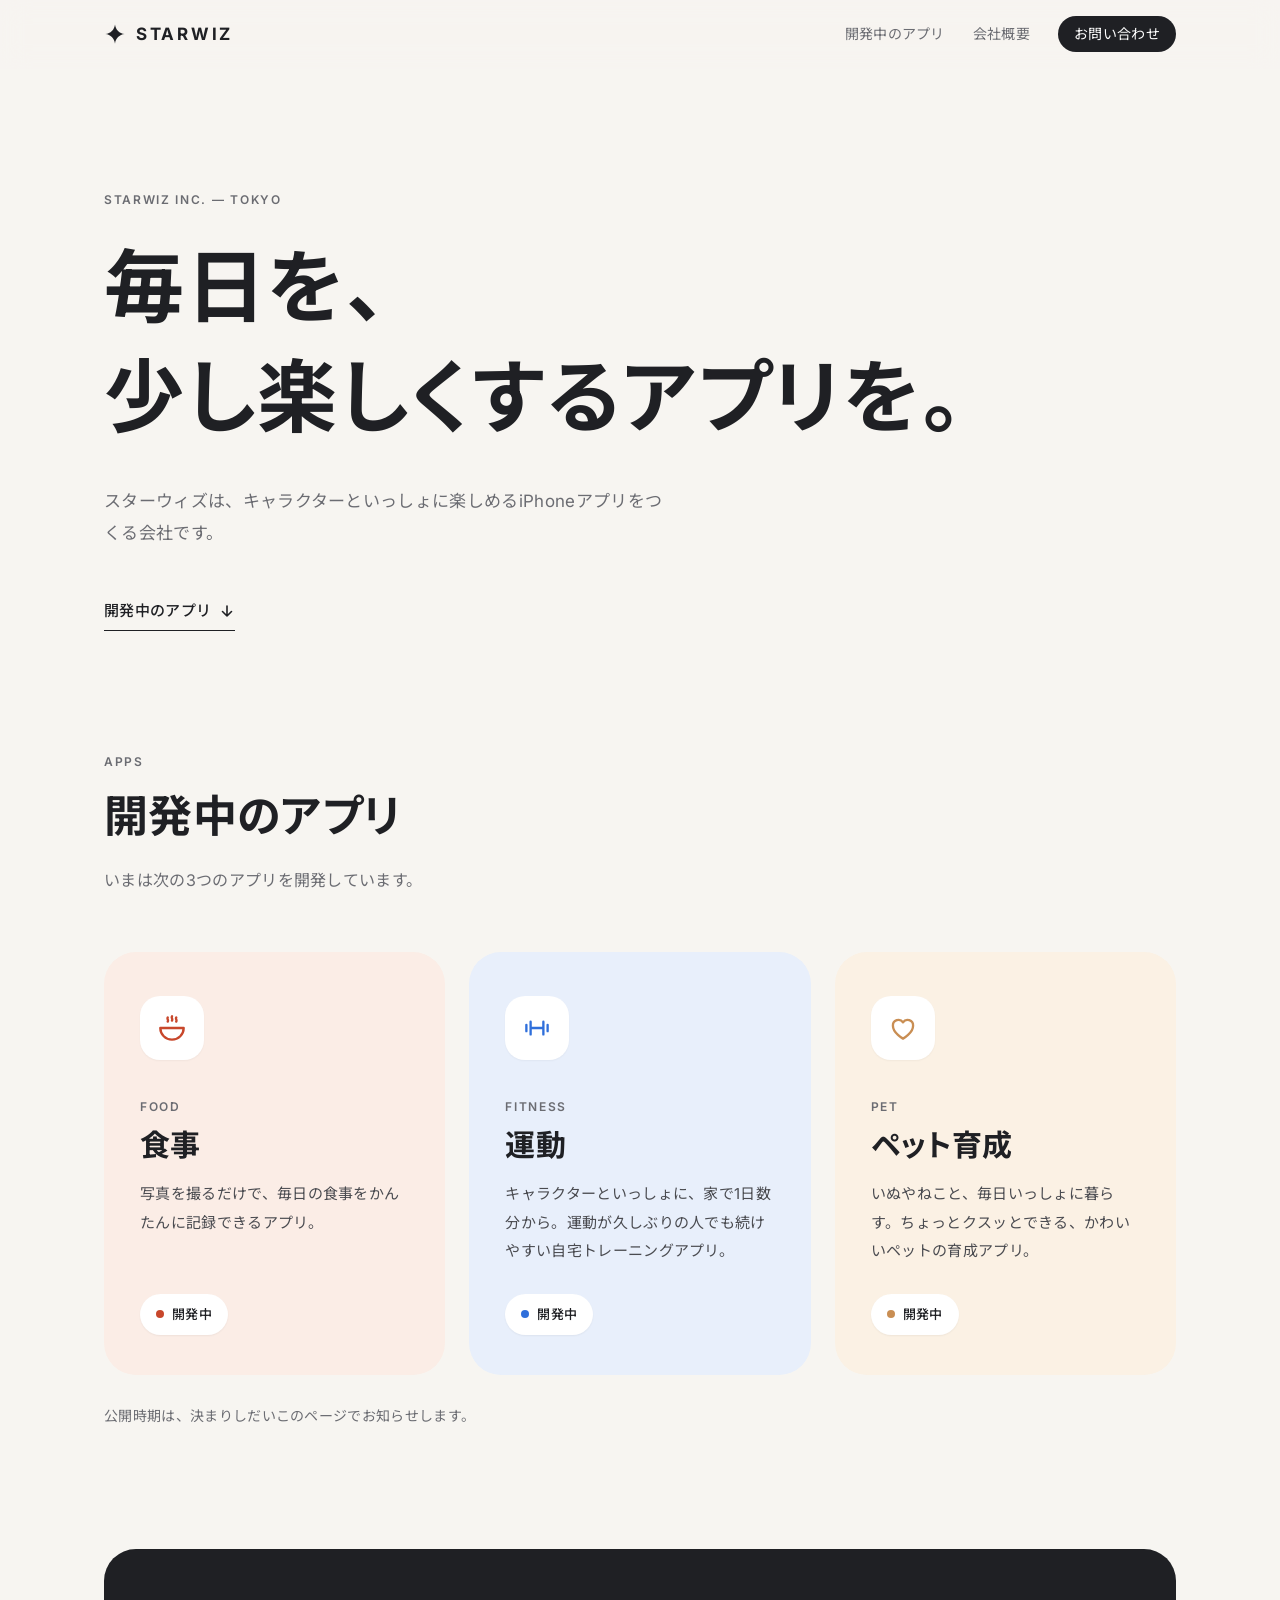
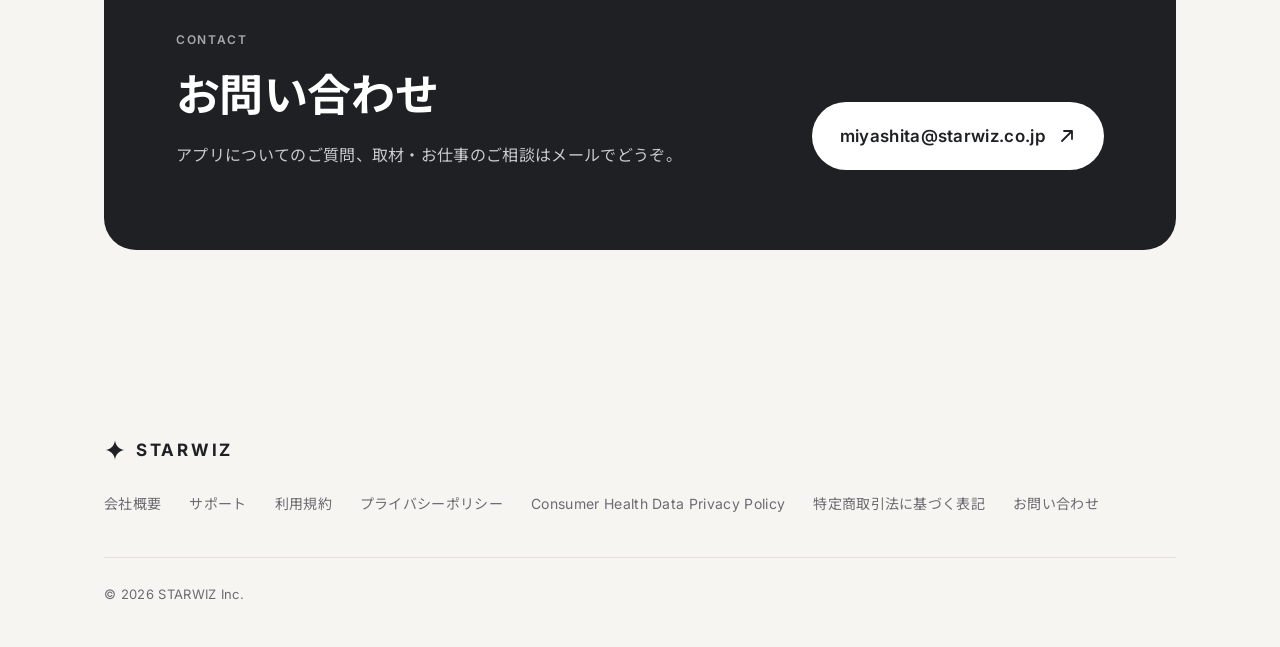
<file: index.html>
<!doctype html>
<html lang="ja">
<head>
<meta charset="utf-8">
<meta name="viewport" content="width=device-width,initial-scale=1">
<title>株式会社スターウィズ | STARWIZ Inc.</title>
<meta name="description" content="株式会社スターウィズは、キャラクターといっしょに楽しめるiPhoneアプリを開発しています。">
<meta property="og:title" content="株式会社スターウィズ | STARWIZ Inc.">
<meta property="og:description" content="毎日を、少し楽しくするアプリを。">
<meta property="og:type" content="website">
<meta name="theme-color" content="#F7F5F1">
<link rel="icon" href="img/favicon.svg" type="image/svg+xml">
<link rel="icon" href="img/favicon-48.png" sizes="48x48" type="image/png">
<link rel="apple-touch-icon" href="img/apple-touch-icon.png">
<link rel="preconnect" href="https://fonts.googleapis.com">
<link rel="preconnect" href="https://fonts.gstatic.com" crossorigin>
<link href="https://fonts.googleapis.com/css2?family=Inter:wght@400;500;600;700&family=Noto+Sans+JP:wght@400;500;700&display=swap" rel="stylesheet">
<link rel="stylesheet" href="style.css">
<script>document.documentElement.classList.add('js')</script>
<meta property="og:image" content="https://starwiz.co.jp/img/og.png">
<meta property="og:image:width" content="1200">
<meta property="og:image:height" content="630">
<meta name="twitter:card" content="summary_large_image">
<meta name="twitter:image" content="https://starwiz.co.jp/img/og.png">
</head>
<body>

<header class="site-header">
  <div class="wrap">
    <a class="logo" href="./" aria-label="STARWIZ ホーム"><svg viewBox="0 0 24 24" aria-hidden="true"><path d="M12 1.5c.6 5.6 4.9 9.9 10.5 10.5-5.6.6-9.9 4.9-10.5 10.5C11.4 16.9 7.1 12.6 1.5 12 7.1 11.4 11.4 7.1 12 1.5z" fill="currentColor"/></svg>STARWIZ</a>
    <nav class="nav">
      <a href="./#apps">開発中のアプリ</a>
      <a href="company.html">会社概要</a>
      <a class="btn-s" href="./#contact">お問い合わせ</a>
    </nav>
  </div>
</header>

<main>
  <section class="hero">
    <div class="wrap">
      <div class="en">STARWIZ Inc. — Tokyo</div>
      <h1>毎日を、<br>少し楽しくするアプリを。</h1>
      <p>スターウィズは、キャラクターといっしょに楽しめるiPhoneアプリをつくる会社です。</p>
      <a class="hero-link" href="#apps">開発中のアプリ<svg width="16" height="16" viewBox="0 0 16 16" aria-hidden="true"><path d="M8 3v10M3.5 8.5 8 13l4.5-4.5" fill="none" stroke="currentColor" stroke-width="1.6" stroke-linecap="round" stroke-linejoin="round"/></svg></a>
    </div>
  </section>

  <section class="sec" id="apps" style="padding-top:24px">
    <div class="wrap">
      <div class="sec-head rise">
        <div class="en">Apps</div>
        <h2>開発中のアプリ</h2>
        <p>いまは次の3つのアプリを開発しています。</p>
      </div>
      <div class="fields">
        <article class="field meal rise">
          <div class="f-icon"><svg viewBox="0 0 32 32" aria-hidden="true"><path d="M5 16h22a11 11 0 0 1-22 0z"/><path d="M12 6c-1 1.5 1 2.5 0 4M16 5c-1 1.5 1 2.5 0 4M20 6c-1 1.5 1 2.5 0 4"/></svg></div>
          <div class="en">Food</div>
          <h3>食事</h3>
          <p>写真を撮るだけで、毎日の食事をかんたんに記録できるアプリ。</p>
          <span class="badge"><i></i>開発中</span>
        </article>
        <article class="field fit rise">
          <div class="f-icon"><svg viewBox="0 0 32 32" aria-hidden="true"><path d="M10 10v12M22 10v12M6 13v6M26 13v6M10 16h12"/></svg></div>
          <div class="en">Fitness</div>
          <h3>運動</h3>
          <p>キャラクターといっしょに、家で1日数分から。運動が久しぶりの人でも続けやすい自宅トレーニングアプリ。</p>
          <span class="badge"><i></i>開発中</span>
        </article>
        <article class="field pet rise">
          <div class="f-icon"><svg viewBox="0 0 32 32" aria-hidden="true"><path d="M16 26s-9.5-5.4-9.5-12.2A5.2 5.2 0 0 1 16 10.7a5.2 5.2 0 0 1 9.5 3.1C25.5 20.6 16 26 16 26z"/></svg></div>
          <div class="en">Pet</div>
          <h3>ペット育成</h3>
          <p>いぬやねこと、毎日いっしょに暮らす。ちょっとクスッとできる、かわいいペットの育成アプリ。</p>
          <span class="badge"><i></i>開発中</span>
        </article>
      </div>
      <p class="fields-note rise">公開時期は、決まりしだいこのページでお知らせします。</p>
    </div>
  </section>

  <section class="sec" id="contact" style="padding-top:0">
    <div class="wrap">
      <div class="contact rise">
        <div>
          <div class="en">Contact</div>
          <h2>お問い合わせ</h2>
          <p>アプリについてのご質問、取材・お仕事のご相談はメールでどうぞ。</p>
        </div>
        <a class="mail" href="mailto:miyashita@starwiz.co.jp">miyashita@starwiz.co.jp<svg width="18" height="18" viewBox="0 0 18 18" aria-hidden="true"><path d="M4 14L14 4M6 4h8v8" fill="none" stroke="currentColor" stroke-width="1.8" stroke-linecap="round" stroke-linejoin="round"/></svg></a>
      </div>
    </div>
  </section>
</main>

<footer class="site-footer">
  <div class="wrap">
    <div class="foot-min">
      <a class="logo" href="./"><svg viewBox="0 0 24 24" aria-hidden="true"><path d="M12 1.5c.6 5.6 4.9 9.9 10.5 10.5-5.6.6-9.9 4.9-10.5 10.5C11.4 16.9 7.1 12.6 1.5 12 7.1 11.4 11.4 7.1 12 1.5z" fill="currentColor"/></svg>STARWIZ</a>
      <ul>
        <li><a href="company.html">会社概要</a></li>
        <li><a href="support.html">サポート</a></li>
        <li><a href="terms.html">利用規約</a></li>
        <li><a href="privacy.html">プライバシーポリシー</a></li>
        <li><a href="consumer-health-privacy.html" lang="en">Consumer Health Data Privacy Policy</a></li>
        <li><a href="tokushoho.html">特定商取引法に基づく表記</a></li>
        <li><a href="mailto:miyashita@starwiz.co.jp">お問い合わせ</a></li>
      </ul>
    </div>
    <div class="copy"><span>© 2026 STARWIZ Inc.</span></div>
  </div>
</footer>

<script>
(function(){
  var h=document.querySelector('.site-header');
  function onScroll(){h.classList.toggle('scrolled',window.scrollY>8)}
  window.addEventListener('scroll',onScroll,{passive:true});onScroll();
  var els=document.querySelectorAll('.rise');
  if(!('IntersectionObserver' in window)){els.forEach(function(e){e.classList.add('in')});return}
  var io=new IntersectionObserver(function(es){es.forEach(function(e){if(e.isIntersecting){e.target.classList.add('in');io.unobserve(e.target)}})},{rootMargin:'0px 0px -8% 0px'});
  els.forEach(function(e){io.observe(e)});
})();
</script>
</body>
</html>
</file>
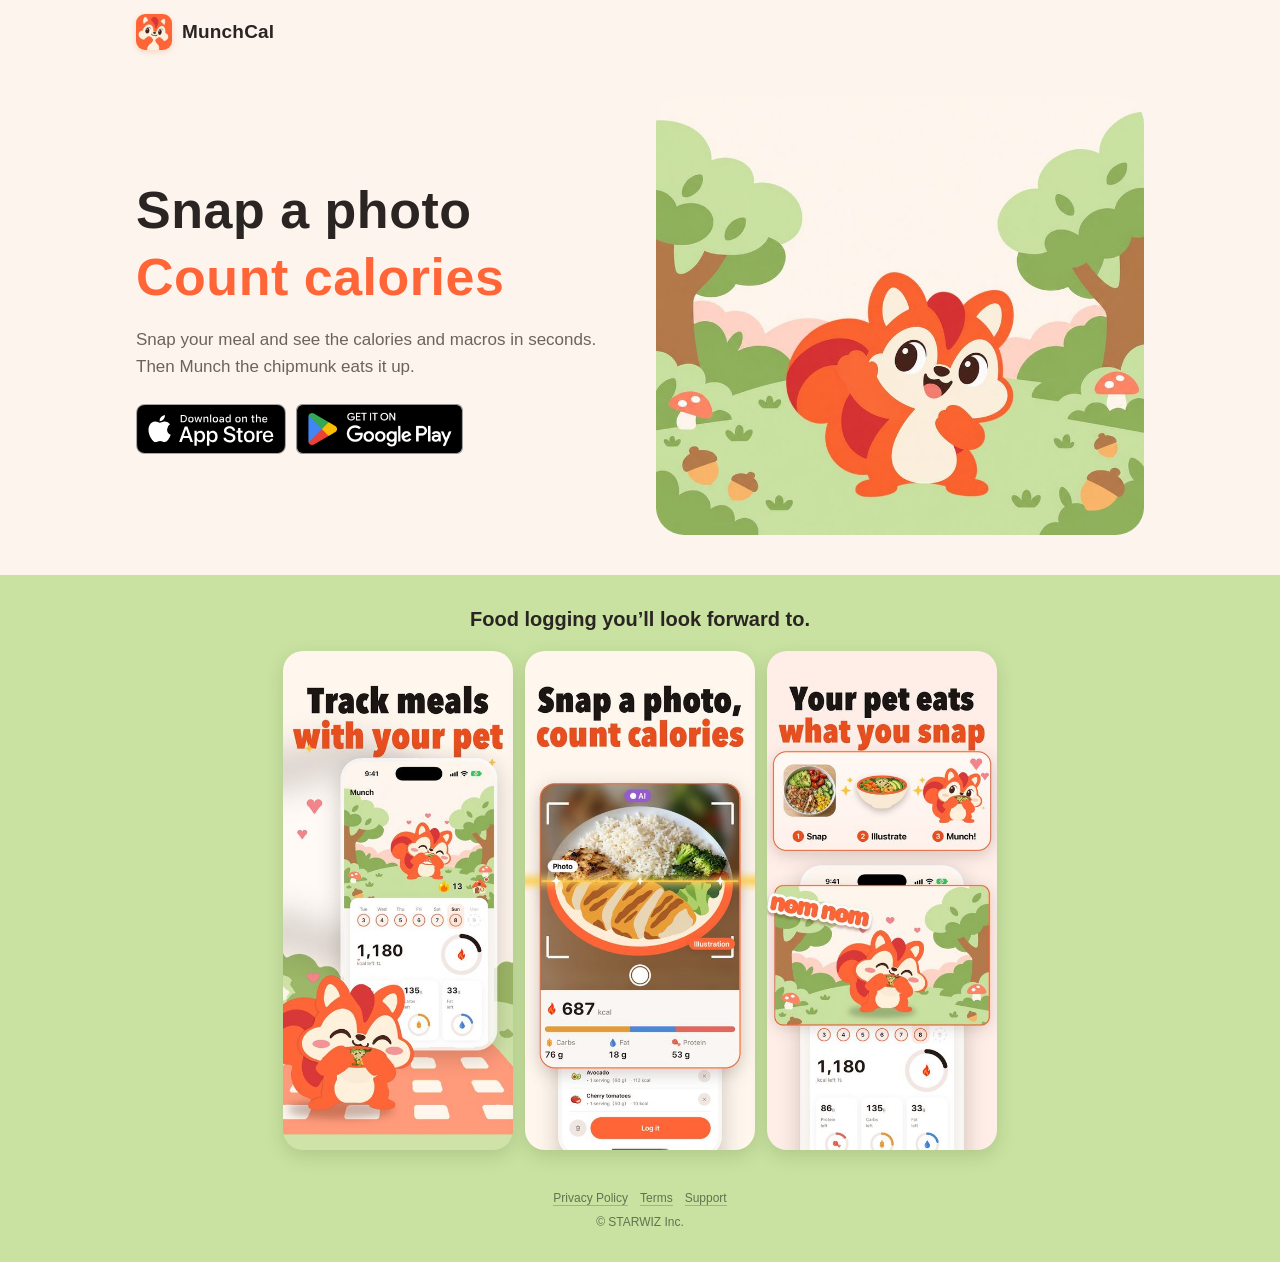
<file: munchcal/index.html>
<!doctype html>
<html lang="ja">
<head>
<meta charset="utf-8">
<meta name="viewport" content="width=device-width,initial-scale=1,viewport-fit=cover">
<title>MunchCal：AIカロリー計算・食事記録</title>
<meta name="description" content="写真を撮るだけで、AIがカロリーとPFCを計算。記録した料理は、相棒のシマリス「マンチ」がパクッと食べてくれます。">
<meta name="robots" content="noindex">
<meta name="theme-color" content="#FDF5ED">
<link rel="icon" href="/img/munchcal-favicon-48.png" type="image/png">
<link rel="apple-touch-icon" href="/img/munchcal-apple-touch-icon.png">
<link rel="preload" as="image" href="/img/munchcal/hero.jpg">
<meta property="og:type" content="website">
<meta property="og:site_name" content="MunchCal">
<meta property="og:url" content="https://starwiz.co.jp/munchcal/">
<meta property="og:title" content="MunchCal：AIカロリー計算・食事記録">
<meta property="og:description" content="写真を撮るだけで、AIがカロリーとPFCを計算。相棒のシマリス「マンチ」と続ける食事記録アプリ。">
<meta property="og:image" content="https://starwiz.co.jp/img/munchcal-og.png">
<meta property="og:image:width" content="1200">
<meta property="og:image:height" content="630">
<meta name="twitter:card" content="summary_large_image">
<meta name="twitter:image" content="https://starwiz.co.jp/img/munchcal-og.png">
<!--
  SNS に貼る「1本のリンク」（2026-11-24 作成、11-25 お手本アプリの形に作り直し）。
  形のお手本（2026-11-25 にスマホとして開いて確認）：
    Finch（https://finchcare.com/）…大きな見出し → 端末のストアのバッジ1つ → キャラのいる場面
    Cal AI（https://www.calai.app/）…見出し・説明・バッジの下にアプリの画面
  https://starwiz.co.jp/munchcal?src=tiktok のように開くと、
    iPhone・iPad → App Store、Android → Google Play に自動で進む。パソコンなどでは両方のバッジを出す。
  src（どこから来たか）は App Store の ct、Google Play の referrer（utm_source）に渡す。
  開いた数：Supabase の events 表に name='link.open'（開いた）／'link.click'（バッジを押した）で1行ずつ入れる。
    個人を特定する情報は入れない（端末ごとの乱数・どこから来たか・端末の種類・言語だけ）。
  文言は App Store の説明文（app-food/store/metadata_ja.txt）から取った。
  アイコンはページに埋め込み、場面の絵は読み込みを待ってからストアへ進む（進むと読み込み中の画像が止まり、空白になるため）。
-->
<style>
  :root{--sky:#FDF5ED;--grass:#C9E2A1;--ink:#2A2422;--sub:#6E625D;--mute:#A0938D;--brand:#FF6537;--brand-deep:#D64218;--line:#EFE3D9;color-scheme:light}
  *{box-sizing:border-box}
  html{-webkit-text-size-adjust:100%}
  body{margin:0;background:var(--sky);color:var(--ink);font-family:-apple-system,BlinkMacSystemFont,"Hiragino Sans","Noto Sans JP",sans-serif;-webkit-font-smoothing:antialiased;line-height:1.6}
  img{display:block;max-width:100%}
  header{max-width:1040px;margin:0 auto;padding:14px 16px;display:flex;align-items:center;gap:10px}
  header img{width:36px;height:36px;border-radius:9px;box-shadow:0 2px 6px rgba(214,66,24,.18)}
  header span{font-size:19px;font-weight:800;letter-spacing:.01em}
  .hero{max-width:1040px;margin:0 auto;padding:18px 16px 0;text-align:center}
  h1{font-size:36px;line-height:1.3;margin:0;font-weight:800;letter-spacing:.01em}
  h1 em{font-style:normal;color:var(--brand)}
  .lead{font-size:15px;color:var(--sub);margin:14px auto 0}
  .badges{display:flex;justify-content:center;align-items:center;flex-wrap:wrap;gap:10px;margin:24px 0 0}
  .badges a{display:block;line-height:0;border-radius:10px;-webkit-tap-highlight-color:transparent}
  .badges a:active{opacity:.75}
  .badges img{height:50px;width:auto}
  .badges.one img{height:60px}
  .scene{margin:20px -16px 0}
  .scene img{width:100%;height:auto;aspect-ratio:900/809}
  .shots-wrap{background:var(--grass);padding:4px 0 32px}
  .shots-wrap h2{font-size:20px;text-align:center;margin:0 0 16px;padding:24px 16px 0}
  .shots{display:flex;gap:12px;overflow-x:auto;scroll-snap-type:x mandatory;padding:0 16px 4px;max-width:1040px;margin:0 auto;scrollbar-width:none}
  .shots::-webkit-scrollbar{display:none}
  .shots img{flex:none;width:58%;max-width:230px;aspect-ratio:1320/2868;height:auto;border-radius:20px;scroll-snap-align:center;background:#fff;box-shadow:0 6px 18px rgba(60,90,40,.18)}
  footer{background:var(--grass);text-align:center;font-size:12px;color:#5F7450;line-height:2;padding:0 16px 28px}
  footer a{color:inherit;text-decoration:none;border-bottom:1px solid rgba(95,116,80,.4)}
  @media (min-width:600px){.scene{max-width:600px;margin:24px auto 0}.scene img{border-radius:28px}.shots-wrap{margin-top:40px}}
  @media (min-width:860px){
    .hero{display:grid;grid-template-columns:1fr 1fr;align-items:center;gap:32px;text-align:left;padding-top:32px}
    h1{font-size:52px}
    .lead{margin-left:0;font-size:17px}
    .badges{justify-content:flex-start}
    .scene{margin:0}
    .scene img{border-radius:28px}
    .shots-wrap{margin-top:40px}
    .shots{justify-content:center;overflow:visible}
    .shots img{width:230px}
  }
</style>
</head>
<body>
<header>
  <img src="[data-uri]" width="36" height="36" alt="">
  <span>MunchCal</span>
</header>
<section class="hero">
  <div>
    <h1 id="h1">撮るだけで<br><em>カロリー計算</em></h1>
    <p class="lead" id="lead">写真を撮るだけで、AIがカロリーとPFCを計算。<br>撮ったごはんは、シマリスのマンチがパクッ。</p>
    <div class="badges" id="badges">
      <a id="ios" href="https://apps.apple.com/app/id6827327851" aria-label="App Store からダウンロード"><img id="iosImg" src="/img/badges/appstore-ja.svg" alt="App Store からダウンロード" height="50"></a>
      <a id="android" href="https://play.google.com/store/apps/details?id=jp.co.starwiz.pakumi" aria-label="Google Play で手に入れよう"><img id="andImg" src="/img/badges/googleplay-ja.png" alt="Google Play で手に入れよう" height="50"></a>
    </div>
  </div>
  <div class="scene"><img id="hero" src="/img/munchcal/hero.jpg" width="900" height="809" alt="手をふるシマリスのマンチ"></div>
</section>
<section class="shots-wrap">
  <h2 id="h2">食事の記録が、毎日の楽しみに。</h2>
  <div class="shots" id="shots">
    <img src="/img/munchcal/ss-ja-1.jpg" alt="ペットと一緒に楽しく食事記録" loading="lazy" decoding="async">
    <img src="/img/munchcal/ss-ja-2.jpg" alt="撮るだけでカロリー計算" loading="lazy" decoding="async">
    <img src="/img/munchcal/ss-ja-3.jpg" alt="撮った料理をペットもパクッ" loading="lazy" decoding="async">
  </div>
</section>
<footer>
  <a href="/privacy.html" id="privacy">プライバシーポリシー</a>　<a href="/terms.html" id="terms">利用規約</a>　<a href="/support.html" id="support">サポート</a><br>
  © STARWIZ Inc.
</footer>
<script>
(function () {
  var APP_STORE_ID = '6827327851';
  var PLAY_PACKAGE = 'jp.co.starwiz.pakumi';
  var PT = ''; // App Store Connect の「会社の番号（provider token）」。わかったら入れると、App Store Connect でも src ごとの数が出る
  var SUPABASE_URL = 'https://dyfrhyywdousgirlpksj.supabase.co';
  var SUPABASE_KEY = 'sb_publishable_6mifftlLfMeXnXjSLCMWtA_w7mh5keb'; // 公開してよい鍵（アプリにも入っている）。表には「足す」ことしかできない

  // どこから来たか（?src=tiktok など）。英数字・-・_ だけ、40文字まで
  var m = location.search.match(/[?&]src=([^&#]*)/);
  var src = '';
  try { src = m ? decodeURIComponent(m[1]) : ''; } catch (e) { src = ''; }
  src = src.toLowerCase().replace(/[^a-z0-9_-]/g, '').slice(0, 40) || 'direct';

  var ios = 'https://apps.apple.com/app/id' + APP_STORE_ID + '?ct=' + encodeURIComponent(src) + (PT ? '&pt=' + encodeURIComponent(PT) + '&mt=8' : '');
  var android = 'https://play.google.com/store/apps/details?id=' + PLAY_PACKAGE + '&referrer=' +
    encodeURIComponent('utm_source=' + src + '&utm_medium=smartlink&utm_campaign=munchcal');

  var $ = function (id) { return document.getElementById(id); };
  $('ios').href = ios;
  $('android').href = android;

  var ua = navigator.userAgent || '';
  // iPadOS はパソコンの Mac と名乗るので、指で触れる画面かどうかで見分ける
  var isIOS = /iPhone|iPad|iPod/.test(ua) || (/Macintosh/.test(ua) && navigator.maxTouchPoints > 1);
  var isAndroid = /Android/i.test(ua);
  var platform = isIOS ? 'ios' : isAndroid ? 'android' : 'desktop';
  var inapp = /musical_ly|BytedanceWebview|TikTok/i.test(ua) ? 'tiktok'
    : /Instagram/i.test(ua) ? 'instagram'
    : /FBAN|FBAV|FB_IAB/i.test(ua) ? 'facebook'
    : /\bLine\//i.test(ua) ? 'line'
    : /Twitter/i.test(ua) ? 'x'
    : /YouTube/i.test(ua) ? 'youtube' : 'none';
  var lang = (navigator.language || '').toLowerCase();
  var ja = lang.indexOf('ja') === 0;

  // 日本語以外の人には英語で
  if (!ja) {
    document.documentElement.lang = 'en';
    document.title = 'MunchCal: AI Calorie Tracker';
    $('h1').innerHTML = 'Snap a photo<br><em>Count calories</em>';
    $('lead').innerHTML = 'Snap your meal and see the calories and macros in seconds.<br>Then Munch the chipmunk eats it up.';
    $('h2').textContent = 'Food logging you’ll look forward to.';
    $('hero').alt = 'Munch the chipmunk waving';
    $('iosImg').src = '/img/badges/appstore-en.svg'; $('iosImg').alt = 'Download on the App Store'; $('ios').setAttribute('aria-label', 'Download on the App Store');
    $('andImg').src = '/img/badges/googleplay-en.png'; $('andImg').alt = 'Get it on Google Play'; $('android').setAttribute('aria-label', 'Get it on Google Play');
    var shots = $('shots').getElementsByTagName('img');
    var alts = ['Log meals with your pet', 'Snap to count calories', 'Your pet eats what you eat'];
    for (var i = 0; i < shots.length; i++) { shots[i].src = '/img/munchcal/ss-en-' + (i + 1) + '.jpg'; shots[i].alt = alts[i]; }
    $('privacy').textContent = 'Privacy Policy'; $('terms').textContent = 'Terms'; $('support').textContent = 'Support';
  }

  // ---- 開いた数の記録（個人を特定する情報は送らない） ----
  function rand(n) {
    var s = '', c = '0123456789abcdef';
    try { var a = new Uint8Array(n); crypto.getRandomValues(a); for (var i = 0; i < n; i++) s += c[a[i] & 15]; }
    catch (e) { for (var j = 0; j < n; j++) s += c[Math.floor(Math.random() * 16)]; }
    return s;
  }
  var device = '';
  try { device = localStorage.getItem('sw_link_device') || ''; if (!device) { device = rand(32); localStorage.setItem('sw_link_device', device); } }
  catch (e) { device = rand(32); }
  var session = rand(12);
  var refHost = '';
  try { refHost = document.referrer ? new URL(document.referrer).hostname.slice(0, 64) : ''; } catch (e) {}

  function log(name, extra) {
    var props = { src: src, platform: platform, inapp: inapp, lang: lang.slice(0, 8), ref: refHost };
    if (extra) for (var k in extra) props[k] = extra[k];
    try {
      return fetch(SUPABASE_URL + '/rest/v1/events', {
        method: 'POST', keepalive: true,
        headers: { 'apikey': SUPABASE_KEY, 'Content-Type': 'application/json', 'Prefer': 'return=minimal' },
        body: JSON.stringify({ app: 'pakumi', device_id: device, session: session, name: name, props: props, at: new Date().toISOString() })
      }).catch(function () {});
    } catch (e) { return Promise.resolve(); }
  }
  // 時間がかかっても、ストアへ進むのを待たせすぎない
  function within(p, ms) { return Promise.race([p, new Promise(function (r) { setTimeout(r, ms); })]); }
  function imgReady(img) {
    return new Promise(function (r) { if (img.complete) r(); else { img.onload = r; img.onerror = r; } });
  }

  var opened = log('link.open');
  $('ios').addEventListener('click', function () { log('link.click', { store: 'app_store' }); });
  $('android').addEventListener('click', function () { log('link.click', { store: 'google_play' }); });

  if (isIOS || isAndroid) {
    // スマホでは自分の端末のバッジだけを大きく出す（Finch と同じ。公式バッジは縦横の比率が違い、並べると大きさがそろわないため）
    (isIOS ? $('android') : $('ios')).style.display = 'none';
    $('badges').className = 'badges one';
    // 記録と場面の絵の読み込みを待ってから進む（長くても 1.5 秒）
    within(Promise.all([opened, imgReady($('hero'))]), 1500).then(function () { location.replace(isIOS ? ios : android); });
  }
})();
</script>
</body>
</html>
</file>
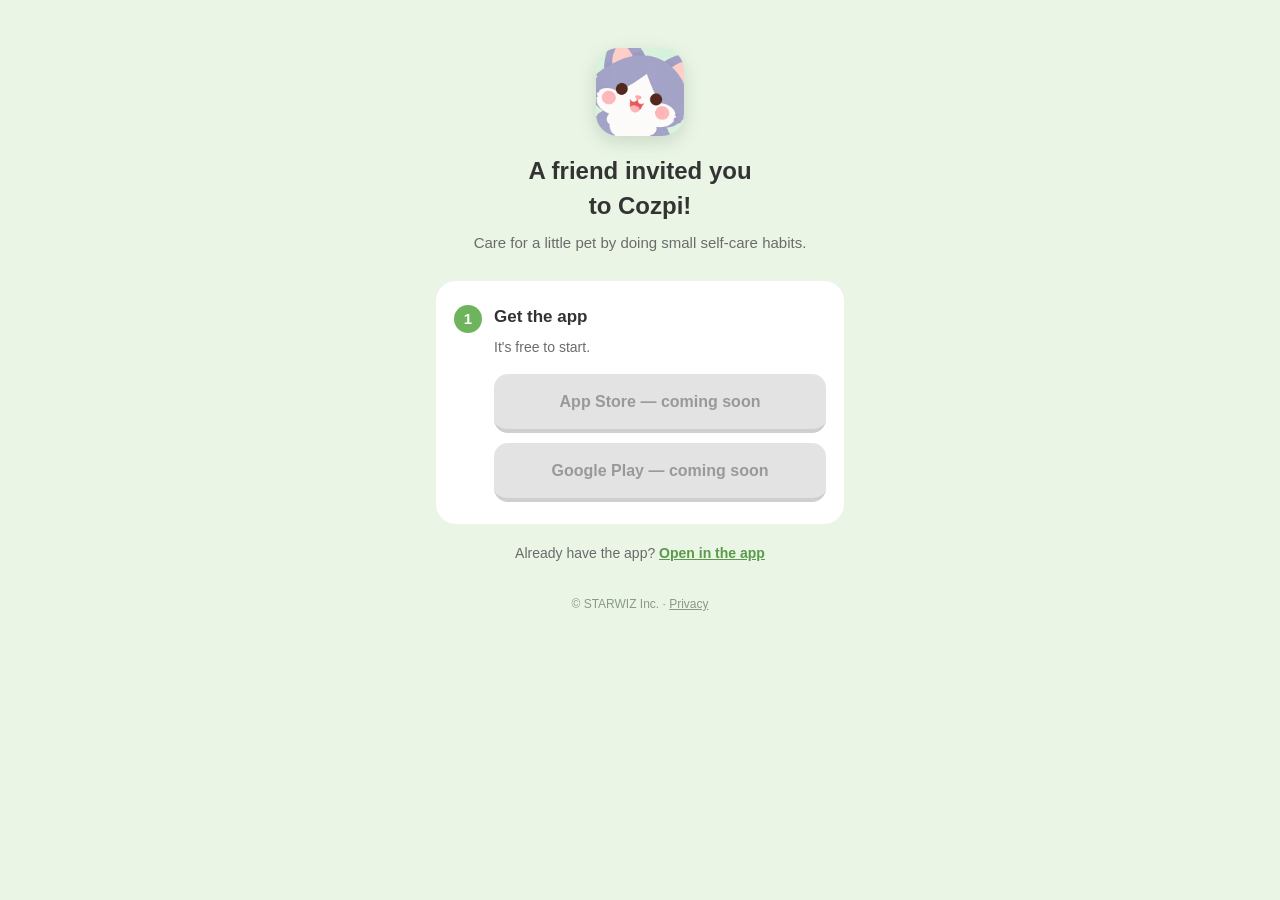
<file: cozpi/invite/index.html>
<!doctype html>
<html lang="ja">
<head>
<meta charset="utf-8">
<meta name="viewport" content="width=device-width,initial-scale=1">
<title>Cozpi へのおさそい | STARWIZ</title>
<meta name="description" content="友だちから Cozpi にさそわれました。アプリを入れて、招待コードを入力してね。">
<meta name="robots" content="noindex">
<meta name="theme-color" content="#EAF5E6">
<!-- 11/6 オーナー「共有でファビコンとかが設定できてない」：会社の印 → Cozpi の印。LINE・メッセージ・SNS で共有した時のリンクの見本（OGP）を足す -->
<link rel="icon" href="../../img/cozpi-favicon-48.png" type="image/png">
<link rel="apple-touch-icon" href="../../img/cozpi-apple-touch-icon.png">
<meta property="og:type" content="website">
<meta property="og:site_name" content="Cozpi">
<meta property="og:title" content="Cozpi へのおさそい">
<meta property="og:description" content="友だちから Cozpi にさそわれました。うちの子といっしょに、小さな習慣を。">
<meta property="og:image" content="https://starwiz.co.jp/img/cozpi-og.png">
<meta property="og:image:width" content="1200">
<meta property="og:image:height" content="630">
<meta name="twitter:card" content="summary_large_image">
<!--
  Cozpi の招待リンク https://starwiz.co.jp/cozpi/invite?code=XXXXXXXX を、アプリが入っていない人が開いた時のページ（fix2 10/13）。
  アプリが入っていてユニバーサルリンクの設定が済んでいれば、このページは出ずにアプリの招待画面が開く。
  ストアの URL がまだ無いので ★APP_STORE_URL★／★GOOGLE_PLAY_URL★ の印を置いた。印のままなら「もうすぐ公開」と出す。
  手順：30_開発/mvp-3apps/UNIVERSAL_LINK_SETUP.md
-->
<style>
  :root{--bg:#EAF5E6;--paper:#FFFFFF;--ink:#333333;--sub:#6B6B6B;--green:#6EB45C;--green-edge:#5A9A4A;--line:#DDE9D8;color-scheme:light}
  *{box-sizing:border-box}
  body{margin:0;min-height:100vh;background:var(--bg);color:var(--ink);font-family:"Hiragino Maru Gothic ProN","Hiragino Sans","Noto Sans JP",-apple-system,BlinkMacSystemFont,sans-serif;-webkit-font-smoothing:antialiased;line-height:1.7}
  main{max-width:440px;margin:0 auto;padding:48px 16px 40px;text-align:center}
  .logo{width:88px;height:88px;border-radius:22px;margin:0 auto 18px;display:block;box-shadow:0 6px 18px rgba(60,90,50,.18)}
  h1{font-size:24px;margin:0 0 6px;line-height:1.45}
  .lead{color:var(--sub);margin:0 0 26px;font-size:15px}
  .card{background:var(--paper);border-radius:20px;padding:22px 18px;margin:0 0 16px;text-align:left}
  .step{display:flex;gap:12px;align-items:flex-start}
  .num{flex:none;width:28px;height:28px;border-radius:50%;background:var(--green);color:#fff;font-weight:700;display:flex;align-items:center;justify-content:center;font-size:15px;margin-top:2px}
  .step h2{font-size:17px;margin:0 0 4px}
  .step p{margin:0;color:var(--sub);font-size:14px}
  .stores{display:flex;flex-direction:column;gap:10px;margin-top:14px}
  .btn{display:block;text-align:center;text-decoration:none;font-weight:700;font-size:16px;padding:14px 16px;border-radius:14px;background:var(--green);color:#fff;border:0;border-bottom:4px solid var(--green-edge);cursor:pointer;width:100%;font-family:inherit}
  .btn.dark{background:#333;border-bottom-color:#111}
  .btn.off{background:#E3E3E3;color:#999;border-bottom-color:#CFCFCF;pointer-events:none}
  .code{font-family:"SF Mono",ui-monospace,Menlo,monospace;font-size:30px;font-weight:700;letter-spacing:.14em;text-align:center;background:#F6F6F6;border:2px dashed var(--line);border-radius:14px;padding:12px 8px;margin:14px 0 10px;user-select:all;-webkit-user-select:all}
  .copied{color:var(--green-edge);font-size:14px;min-height:20px;text-align:center;margin:6px 0 0}
  .open{margin-top:18px;font-size:14px;color:var(--sub)}
  .open a{color:var(--green-edge);font-weight:700}
  footer{margin-top:28px;font-size:12px;color:#8A9A86}
  footer a{color:inherit}
</style>
</head>
<body>
<main>
  <img class="logo" src="../../img/cozpi-icon.png" alt="Cozpi">
  <h1 data-ja="友だちから Cozpi に&lt;br&gt;さそわれました！" data-en="A friend invited you&lt;br&gt;to Cozpi!">友だちから Cozpi に<br>さそわれました！</h1>
  <p class="lead" data-ja="うちの子といっしょに、小さなセルフケアを続けるアプリです。" data-en="Care for a little pet by doing small self-care habits.">うちの子といっしょに、小さなセルフケアを続けるアプリです。</p>

  <section class="card">
    <div class="step">
      <div class="num">1</div>
      <div style="flex:1">
        <h2 data-ja="アプリを入れる" data-en="Get the app">アプリを入れる</h2>
        <p data-ja="無料ではじめられます。" data-en="It's free to start.">無料ではじめられます。</p>
        <div class="stores">
          <a class="btn dark" id="ios" href="★APP_STORE_URL★" data-ja="App Store で入れる" data-en="Download on the App Store">App Store で入れる</a>
          <a class="btn dark" id="android" href="★GOOGLE_PLAY_URL★" data-ja="Google Play で入れる" data-en="Get it on Google Play">Google Play で入れる</a>
        </div>
      </div>
    </div>
  </section>

  <section class="card" id="codeCard">
    <div class="step">
      <div class="num">2</div>
      <div style="flex:1">
        <h2 data-ja="招待コードを入力してね" data-en="Enter the invite code">招待コードを入力してね</h2>
        <p data-ja="アプリの ≡ メニュー →「招待されましたか？」に、このコードを入れると友だちとつながります。" data-en="In the app, open ≡ Menu → “Did someone invite you?” and enter this code to connect with your friend.">アプリの ≡ メニュー →「招待されましたか？」に、このコードを入れると友だちとつながります。</p>
        <div class="code" id="code">--------</div>
        <button class="btn" id="copy" type="button" data-ja="コードをコピー" data-en="Copy code">コードをコピー</button>
        <p class="copied" id="copied" aria-live="polite"></p>
      </div>
    </div>
  </section>

  <p class="open" id="openWrap"><span data-ja="アプリをもう入れている人は" data-en="Already have the app?">アプリをもう入れている人は</span> <a id="openApp" href="cozpi://invite" data-ja="アプリで開く" data-en="Open in the app">アプリで開く</a></p>

  <footer>© STARWIZ Inc. · <a href="../../privacy.html" data-ja="プライバシーポリシー" data-en="Privacy">プライバシーポリシー</a></footer>
</main>
<script>
(function () {
  var en = !/^ja\b/i.test(navigator.language || '');
  if (en) {
    document.documentElement.lang = 'en';
    document.title = 'You’re invited to Cozpi | STARWIZ';
    document.querySelectorAll('[data-en]').forEach(function (el) { el.innerHTML = el.getAttribute('data-en'); });
  }
  // コード：?code=XXXXXXXX（大文字・英数字8文字。0/O/1/I は使わない）
  var raw = (new URLSearchParams(location.search).get('code') || '').toUpperCase().replace(/[\s-]/g, '');
  var ok = /^[ABCDEFGHJKLMNPQRSTUVWXYZ23456789]{8}$/.test(raw);
  var codeEl = document.getElementById('code');
  if (ok) {
    codeEl.textContent = raw;
    document.getElementById('openApp').href = 'cozpi://invite?code=' + raw;
  } else {
    document.getElementById('codeCard').style.display = 'none';
  }
  // ストアの URL がまだ印のままなら「もうすぐ公開」
  [['ios', 'App Store'], ['android', 'Google Play']].forEach(function (x) {
    var a = document.getElementById(x[0]);
    if (a.getAttribute('href').indexOf('★') >= 0) {
      a.classList.add('off');
      a.removeAttribute('href');
      a.textContent = x[1] + (en ? ' — coming soon' : '（もうすぐ公開）');
    }
  });
  // 端末に合うストアを上に
  if (/android/i.test(navigator.userAgent)) {
    var s = document.querySelector('.stores');
    s.insertBefore(document.getElementById('android'), s.firstChild);
  }
  document.getElementById('copy').addEventListener('click', function () {
    var done = function () { document.getElementById('copied').textContent = en ? 'Copied!' : 'コピーしました'; };
    if (navigator.clipboard && navigator.clipboard.writeText) navigator.clipboard.writeText(raw).then(done, function () {});
    else {
      var r = document.createRange(); r.selectNodeContents(codeEl);
      var sel = getSelection(); sel.removeAllRanges(); sel.addRange(r);
      try { document.execCommand('copy'); done(); } catch (e) {}
    }
  });
})();
</script>
</body>
</html>
</file>
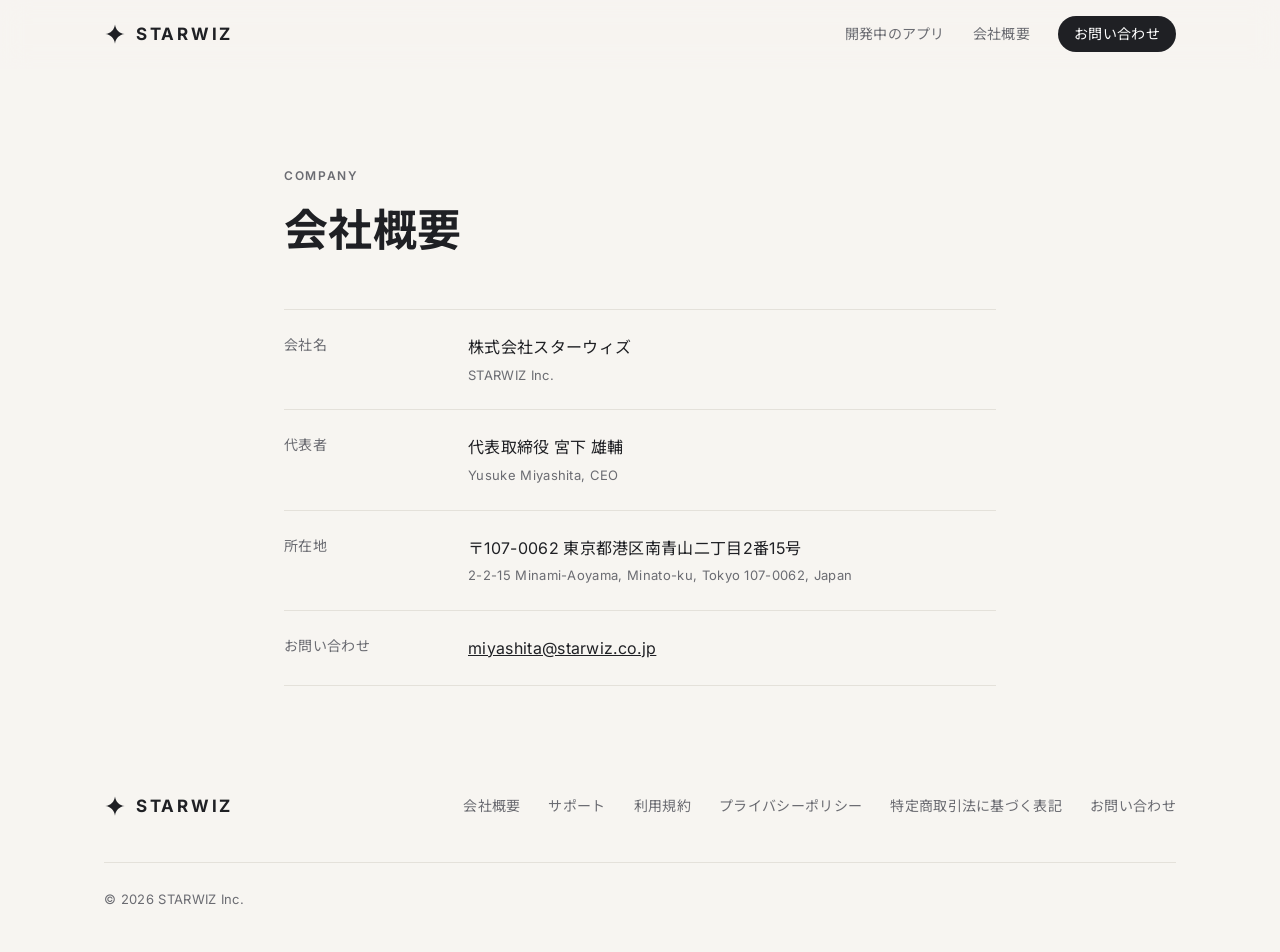
<file: company.html>
<!doctype html>
<html lang="ja">
<head>
<meta charset="utf-8">
<meta name="viewport" content="width=device-width,initial-scale=1">
<title>会社概要 | 株式会社スターウィズ</title>
<meta name="description" content="株式会社スターウィズの会社概要です。">
<meta property="og:title" content="株式会社スターウィズ | STARWIZ Inc.">
<meta property="og:description" content="毎日を、少し楽しくするアプリを。">
<meta property="og:type" content="website">
<meta name="theme-color" content="#F7F5F1">
<link rel="icon" href="img/favicon.svg" type="image/svg+xml">
<link rel="icon" href="img/favicon-48.png" sizes="48x48" type="image/png">
<link rel="apple-touch-icon" href="img/apple-touch-icon.png">
<link rel="preconnect" href="https://fonts.googleapis.com">
<link rel="preconnect" href="https://fonts.gstatic.com" crossorigin>
<link href="https://fonts.googleapis.com/css2?family=Inter:wght@400;500;600;700&family=Noto+Sans+JP:wght@400;500;700&display=swap" rel="stylesheet">
<link rel="stylesheet" href="style.css">
<meta property="og:image" content="https://starwiz.co.jp/img/og.png">
<meta property="og:image:width" content="1200">
<meta property="og:image:height" content="630">
<meta name="twitter:card" content="summary_large_image">
<meta name="twitter:image" content="https://starwiz.co.jp/img/og.png">
</head>
<body>

<header class="site-header">
  <div class="wrap">
    <a class="logo" href="./" aria-label="STARWIZ ホーム"><svg viewBox="0 0 24 24" aria-hidden="true"><path d="M12 1.5c.6 5.6 4.9 9.9 10.5 10.5-5.6.6-9.9 4.9-10.5 10.5C11.4 16.9 7.1 12.6 1.5 12 7.1 11.4 11.4 7.1 12 1.5z" fill="currentColor"/></svg>STARWIZ</a>
    <nav class="nav">
      <a href="./#apps">開発中のアプリ</a>
      <a href="company.html">会社概要</a>
      <a class="btn-s" href="./#contact">お問い合わせ</a>
    </nav>
  </div>
</header>

<main class="page">
<div class="en">Company</div>
<h1>会社概要</h1>
<dl class="info">
  <div><dt>会社名</dt><dd>株式会社スターウィズ<span class="en-name">STARWIZ Inc.</span></dd></div>
  <div><dt>代表者</dt><dd>代表取締役 宮下 雄輔<span class="en-name">Yusuke Miyashita, CEO</span></dd></div>
  <div><dt>所在地</dt><dd>〒107-0062 東京都港区南青山二丁目2番15号<span class="en-name">2-2-15 Minami-Aoyama, Minato-ku, Tokyo 107-0062, Japan</span></dd></div>
  <div><dt>お問い合わせ</dt><dd><a href="mailto:miyashita@starwiz.co.jp">miyashita@starwiz.co.jp</a></dd></div>
</dl>
</main>

<footer class="site-footer">
  <div class="wrap">
    <div class="foot-min">
      <a class="logo" href="./"><svg viewBox="0 0 24 24" aria-hidden="true"><path d="M12 1.5c.6 5.6 4.9 9.9 10.5 10.5-5.6.6-9.9 4.9-10.5 10.5C11.4 16.9 7.1 12.6 1.5 12 7.1 11.4 11.4 7.1 12 1.5z" fill="currentColor"/></svg>STARWIZ</a>
      <ul>
        <li><a href="company.html">会社概要</a></li>
        <li><a href="support.html">サポート</a></li>
        <li><a href="terms.html">利用規約</a></li>
        <li><a href="privacy.html">プライバシーポリシー</a></li>
        <li><a href="tokushoho.html">特定商取引法に基づく表記</a></li>
        <li><a href="mailto:miyashita@starwiz.co.jp">お問い合わせ</a></li>
      </ul>
    </div>
    <div class="copy"><span>© 2026 STARWIZ Inc.</span></div>
  </div>
</footer>

<script>(function(){var h=document.querySelector(".site-header");function f(){h.classList.toggle("scrolled",scrollY>8)}addEventListener("scroll",f,{passive:true});f()})()</script>
</body>
</html>
</file>
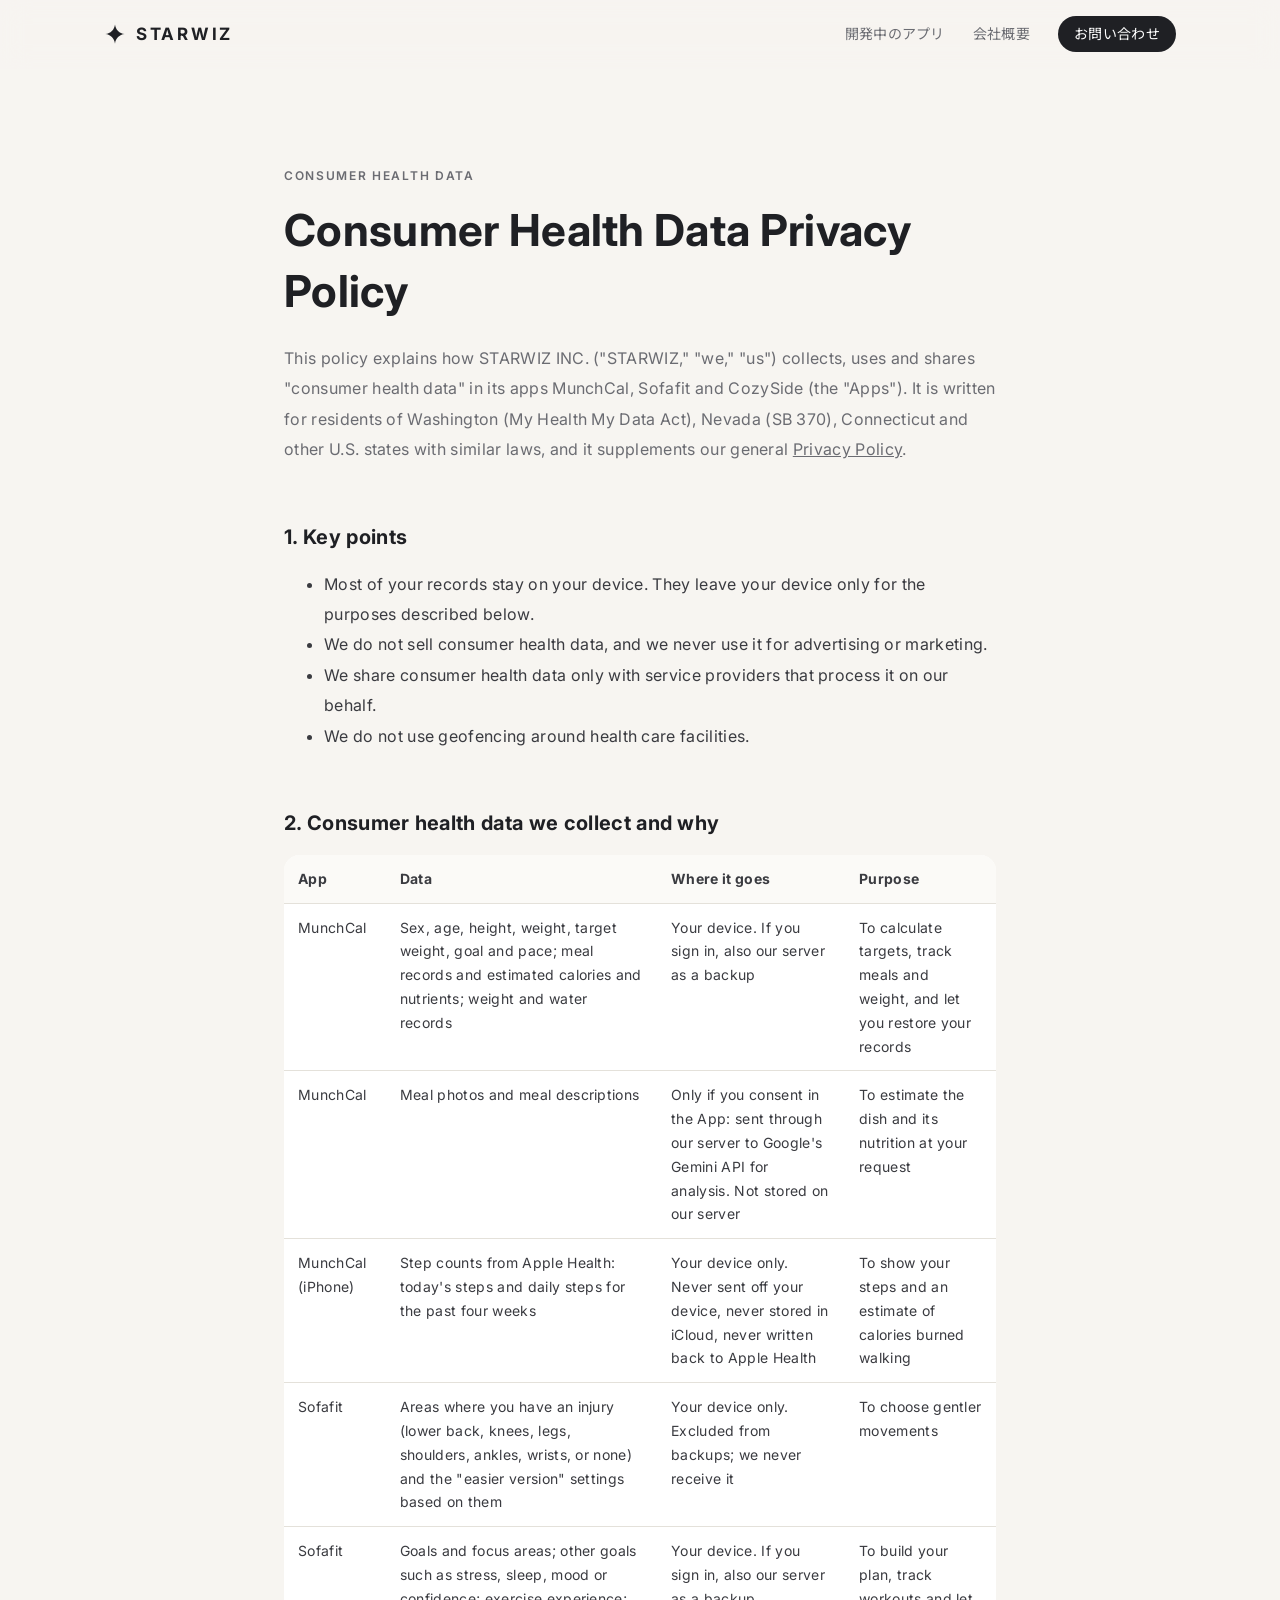
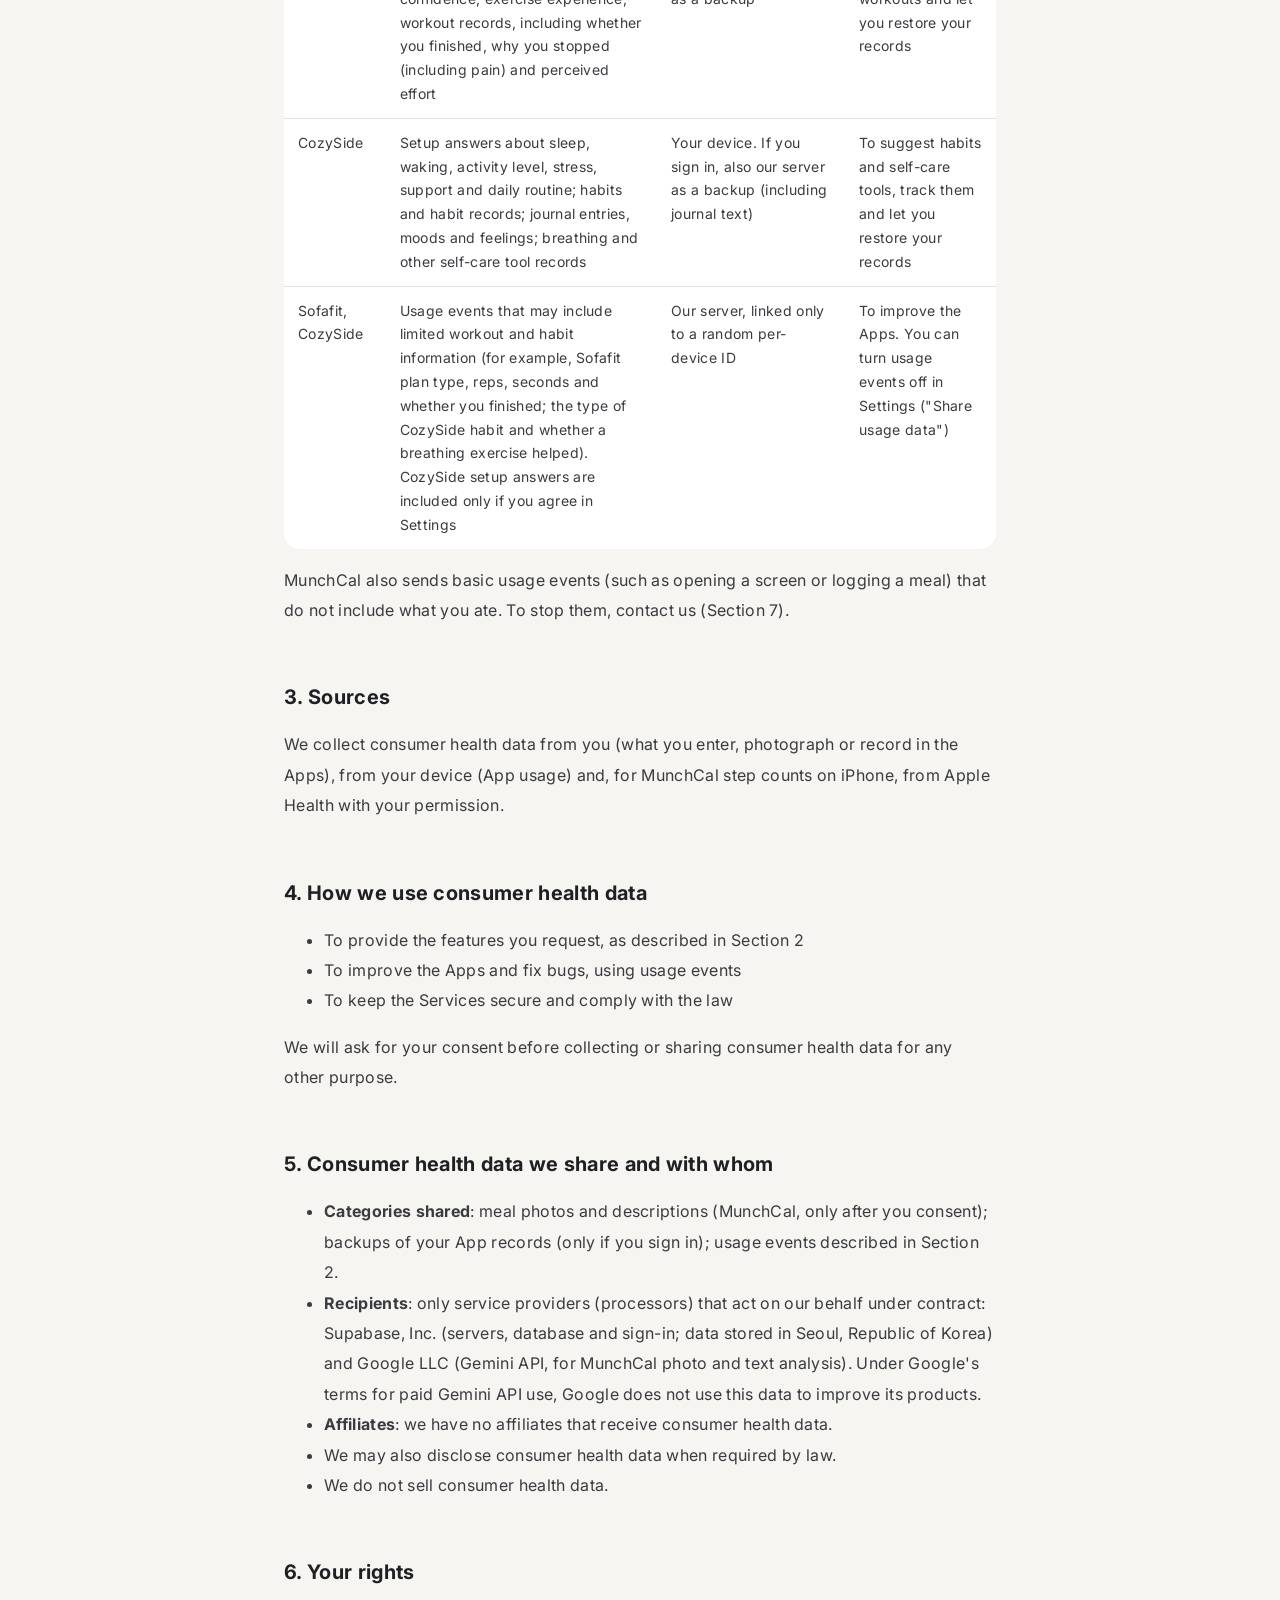
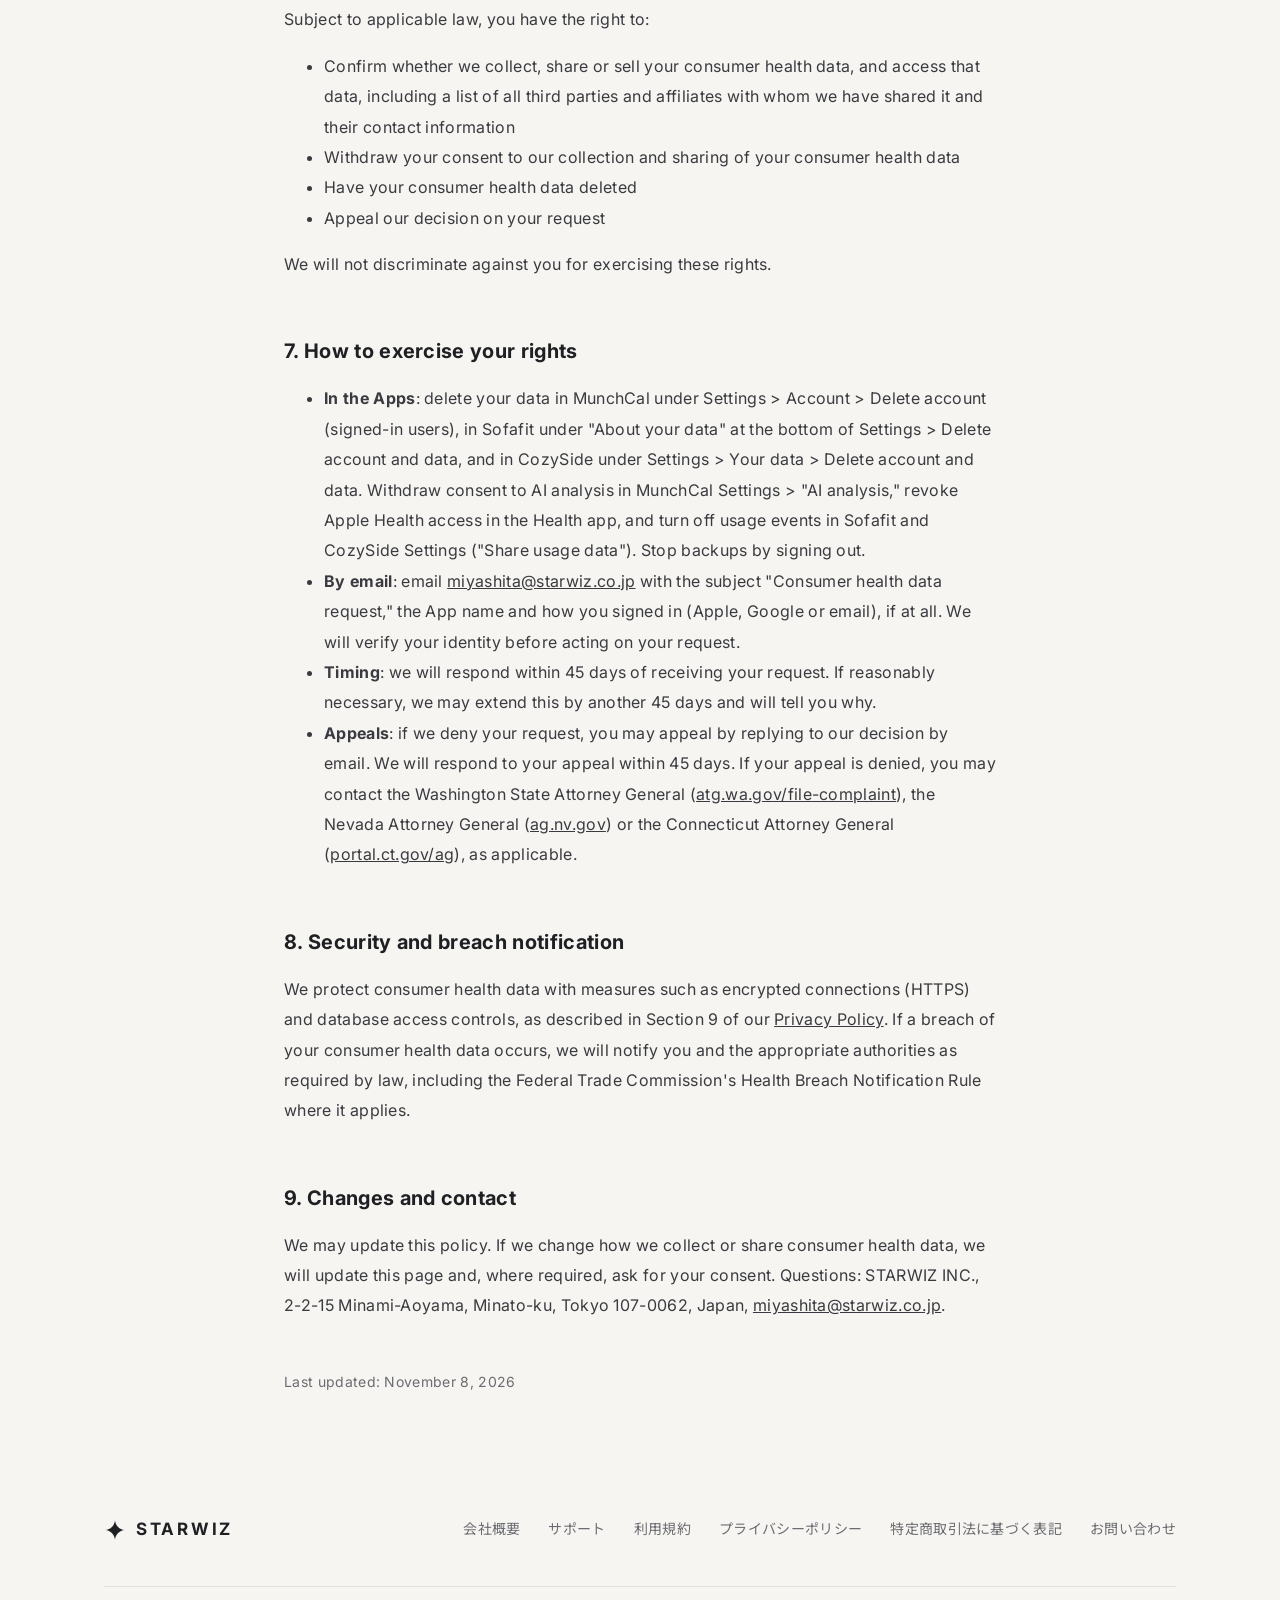
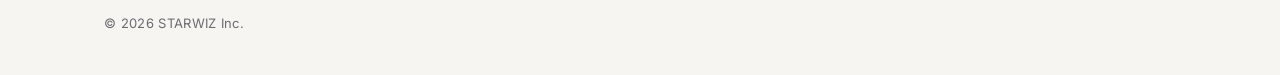
<file: consumer-health-privacy.html>
<!doctype html>
<html lang="en">
<head>
<meta charset="utf-8">
<meta name="viewport" content="width=device-width,initial-scale=1">
<title>Consumer Health Data Privacy Policy | STARWIZ INC.</title>
<meta name="description" content="Consumer Health Data Privacy Policy for STARWIZ INC. apps (Washington My Health My Data Act, Nevada SB 370 and Connecticut).">
<meta property="og:title" content="株式会社スターウィズ | STARWIZ Inc.">
<meta property="og:description" content="毎日を、少し楽しくするアプリを。">
<meta property="og:type" content="website">
<meta name="theme-color" content="#F7F5F1">
<link rel="icon" href="img/favicon.svg" type="image/svg+xml">
<link rel="icon" href="img/favicon-48.png" sizes="48x48" type="image/png">
<link rel="apple-touch-icon" href="img/apple-touch-icon.png">
<link rel="preconnect" href="https://fonts.googleapis.com">
<link rel="preconnect" href="https://fonts.gstatic.com" crossorigin>
<link href="https://fonts.googleapis.com/css2?family=Inter:wght@400;500;600;700&family=Noto+Sans+JP:wght@400;500;700&display=swap" rel="stylesheet">
<link rel="stylesheet" href="style.css">
<meta property="og:image" content="https://starwiz.co.jp/img/og.png">
<meta property="og:image:width" content="1200">
<meta property="og:image:height" content="630">
<meta name="twitter:card" content="summary_large_image">
<meta name="twitter:image" content="https://starwiz.co.jp/img/og.png">
</head>
<body>

<header class="site-header">
  <div class="wrap">
    <a class="logo" href="./" aria-label="STARWIZ ホーム"><svg viewBox="0 0 24 24" aria-hidden="true"><path d="M12 1.5c.6 5.6 4.9 9.9 10.5 10.5-5.6.6-9.9 4.9-10.5 10.5C11.4 16.9 7.1 12.6 1.5 12 7.1 11.4 11.4 7.1 12 1.5z" fill="currentColor"/></svg>STARWIZ</a>
    <nav class="nav">
      <a href="./#apps">開発中のアプリ</a>
      <a href="company.html">会社概要</a>
      <a class="btn-s" href="./#contact">お問い合わせ</a>
    </nav>
  </div>
</header>

<main class="page" lang="en">
<div class="en">Consumer Health Data</div>
<h1>Consumer Health Data Privacy Policy</h1>
<p class="lead">This policy explains how STARWIZ INC. ("STARWIZ," "we," "us") collects, uses and shares "consumer health data" in its apps MunchCal, Sofafit and CozySide (the "Apps"). It is written for residents of Washington (My Health My Data Act), Nevada (SB 370), Connecticut and other U.S. states with similar laws, and it supplements our general <a href="privacy.html#en">Privacy Policy</a>.</p>

<h2>1. Key points</h2>
<ul>
<li>Most of your records stay on your device. They leave your device only for the purposes described below.</li>
<li>We do not sell consumer health data, and we never use it for advertising or marketing.</li>
<li>We share consumer health data only with service providers that process it on our behalf.</li>
<li>We do not use geofencing around health care facilities.</li>
</ul>

<h2>2. Consumer health data we collect and why</h2>
<div class="tbl"><table>
<tr><th>App</th><th>Data</th><th>Where it goes</th><th>Purpose</th></tr>
<tr><td>MunchCal</td><td>Sex, age, height, weight, target weight, goal and pace; meal records and estimated calories and nutrients; weight and water records</td><td>Your device. If you sign in, also our server as a backup</td><td>To calculate targets, track meals and weight, and let you restore your records</td></tr>
<tr><td>MunchCal</td><td>Meal photos and meal descriptions</td><td>Only if you consent in the App: sent through our server to Google's Gemini API for analysis. Not stored on our server</td><td>To estimate the dish and its nutrition at your request</td></tr>
<tr><td>MunchCal (iPhone)</td><td>Step counts from Apple Health: today's steps and daily steps for the past four weeks</td><td>Your device only. Never sent off your device, never stored in iCloud, never written back to Apple Health</td><td>To show your steps and an estimate of calories burned walking</td></tr>
<tr><td>Sofafit</td><td>Areas where you have an injury (lower back, knees, legs, shoulders, ankles, wrists, or none) and the "easier version" settings based on them</td><td>Your device only. Excluded from backups; we never receive it</td><td>To choose gentler movements</td></tr>
<tr><td>Sofafit</td><td>Goals and focus areas; other goals such as stress, sleep, mood or confidence; exercise experience; workout records, including whether you finished, why you stopped (including pain) and perceived effort</td><td>Your device. If you sign in, also our server as a backup</td><td>To build your plan, track workouts and let you restore your records</td></tr>
<tr><td>CozySide</td><td>Setup answers about sleep, waking, activity level, stress, support and daily routine; habits and habit records; journal entries, moods and feelings; breathing and other self-care tool records</td><td>Your device. If you sign in, also our server as a backup (including journal text)</td><td>To suggest habits and self-care tools, track them and let you restore your records</td></tr>
<tr><td>Sofafit, CozySide</td><td>Usage events that may include limited workout and habit information (for example, Sofafit plan type, reps, seconds and whether you finished; the type of CozySide habit and whether a breathing exercise helped). CozySide setup answers are included only if you agree in Settings</td><td>Our server, linked only to a random per-device ID</td><td>To improve the Apps. You can turn usage events off in Settings ("Share usage data")</td></tr>
</table></div>
<p>MunchCal also sends basic usage events (such as opening a screen or logging a meal) that do not include what you ate. To stop them, contact us (Section 7).</p>

<h2>3. Sources</h2>
<p>We collect consumer health data from you (what you enter, photograph or record in the Apps), from your device (App usage) and, for MunchCal step counts on iPhone, from Apple Health with your permission.</p>

<h2>4. How we use consumer health data</h2>
<ul>
<li>To provide the features you request, as described in Section 2</li>
<li>To improve the Apps and fix bugs, using usage events</li>
<li>To keep the Services secure and comply with the law</li>
</ul>
<p>We will ask for your consent before collecting or sharing consumer health data for any other purpose.</p>

<h2>5. Consumer health data we share and with whom</h2>
<ul>
<li><strong>Categories shared</strong>: meal photos and descriptions (MunchCal, only after you consent); backups of your App records (only if you sign in); usage events described in Section 2.</li>
<li><strong>Recipients</strong>: only service providers (processors) that act on our behalf under contract: Supabase, Inc. (servers, database and sign-in; data stored in Seoul, Republic of Korea) and Google LLC (Gemini API, for MunchCal photo and text analysis). Under Google's terms for paid Gemini API use, Google does not use this data to improve its products.</li>
<li><strong>Affiliates</strong>: we have no affiliates that receive consumer health data.</li>
<li>We may also disclose consumer health data when required by law.</li>
<li>We do not sell consumer health data.</li>
</ul>

<h2>6. Your rights</h2>
<p>Subject to applicable law, you have the right to:</p>
<ul>
<li>Confirm whether we collect, share or sell your consumer health data, and access that data, including a list of all third parties and affiliates with whom we have shared it and their contact information</li>
<li>Withdraw your consent to our collection and sharing of your consumer health data</li>
<li>Have your consumer health data deleted</li>
<li>Appeal our decision on your request</li>
</ul>
<p>We will not discriminate against you for exercising these rights.</p>

<h2>7. How to exercise your rights</h2>
<ul>
<li><strong>In the Apps</strong>: delete your data in MunchCal under Settings &gt; Account &gt; Delete account (signed-in users), in Sofafit under "About your data" at the bottom of Settings &gt; Delete account and data, and in CozySide under Settings &gt; Your data &gt; Delete account and data. Withdraw consent to AI analysis in MunchCal Settings &gt; "AI analysis," revoke Apple Health access in the Health app, and turn off usage events in Sofafit and CozySide Settings ("Share usage data"). Stop backups by signing out.</li>
<li><strong>By email</strong>: email <a href="mailto:miyashita@starwiz.co.jp">miyashita@starwiz.co.jp</a> with the subject "Consumer health data request," the App name and how you signed in (Apple, Google or email), if at all. We will verify your identity before acting on your request.</li>
<li><strong>Timing</strong>: we will respond within 45 days of receiving your request. If reasonably necessary, we may extend this by another 45 days and will tell you why.</li>
<li><strong>Appeals</strong>: if we deny your request, you may appeal by replying to our decision by email. We will respond to your appeal within 45 days. If your appeal is denied, you may contact the Washington State Attorney General (<a href="https://www.atg.wa.gov/file-complaint">atg.wa.gov/file-complaint</a>), the Nevada Attorney General (<a href="https://ag.nv.gov">ag.nv.gov</a>) or the Connecticut Attorney General (<a href="https://portal.ct.gov/ag">portal.ct.gov/ag</a>), as applicable.</li>
</ul>

<h2>8. Security and breach notification</h2>
<p>We protect consumer health data with measures such as encrypted connections (HTTPS) and database access controls, as described in Section 9 of our <a href="privacy.html#en">Privacy Policy</a>. If a breach of your consumer health data occurs, we will notify you and the appropriate authorities as required by law, including the Federal Trade Commission's Health Breach Notification Rule where it applies.</p>

<h2>9. Changes and contact</h2>
<p>We may update this policy. If we change how we collect or share consumer health data, we will update this page and, where required, ask for your consent. Questions: STARWIZ INC., 2-2-15 Minami-Aoyama, Minato-ku, Tokyo 107-0062, Japan, <a href="mailto:miyashita@starwiz.co.jp">miyashita@starwiz.co.jp</a>.</p>

<p class="note" style="margin-top:48px">Last updated: November 8, 2026</p>
</main>

<footer class="site-footer">
  <div class="wrap">
    <div class="foot-min">
      <a class="logo" href="./"><svg viewBox="0 0 24 24" aria-hidden="true"><path d="M12 1.5c.6 5.6 4.9 9.9 10.5 10.5-5.6.6-9.9 4.9-10.5 10.5C11.4 16.9 7.1 12.6 1.5 12 7.1 11.4 11.4 7.1 12 1.5z" fill="currentColor"/></svg>STARWIZ</a>
      <ul>
        <li><a href="company.html">会社概要</a></li>
        <li><a href="support.html">サポート</a></li>
        <li><a href="terms.html">利用規約</a></li>
        <li><a href="privacy.html">プライバシーポリシー</a></li>
        <li><a href="tokushoho.html">特定商取引法に基づく表記</a></li>
        <li><a href="mailto:miyashita@starwiz.co.jp">お問い合わせ</a></li>
      </ul>
    </div>
    <div class="copy"><span>© 2026 STARWIZ Inc.</span></div>
  </div>
</footer>

<script>(function(){var h=document.querySelector(".site-header");function f(){h.classList.toggle("scrolled",scrollY>8)}addEventListener("scroll",f,{passive:true});f()})()</script>
</body>
</html>
</file>
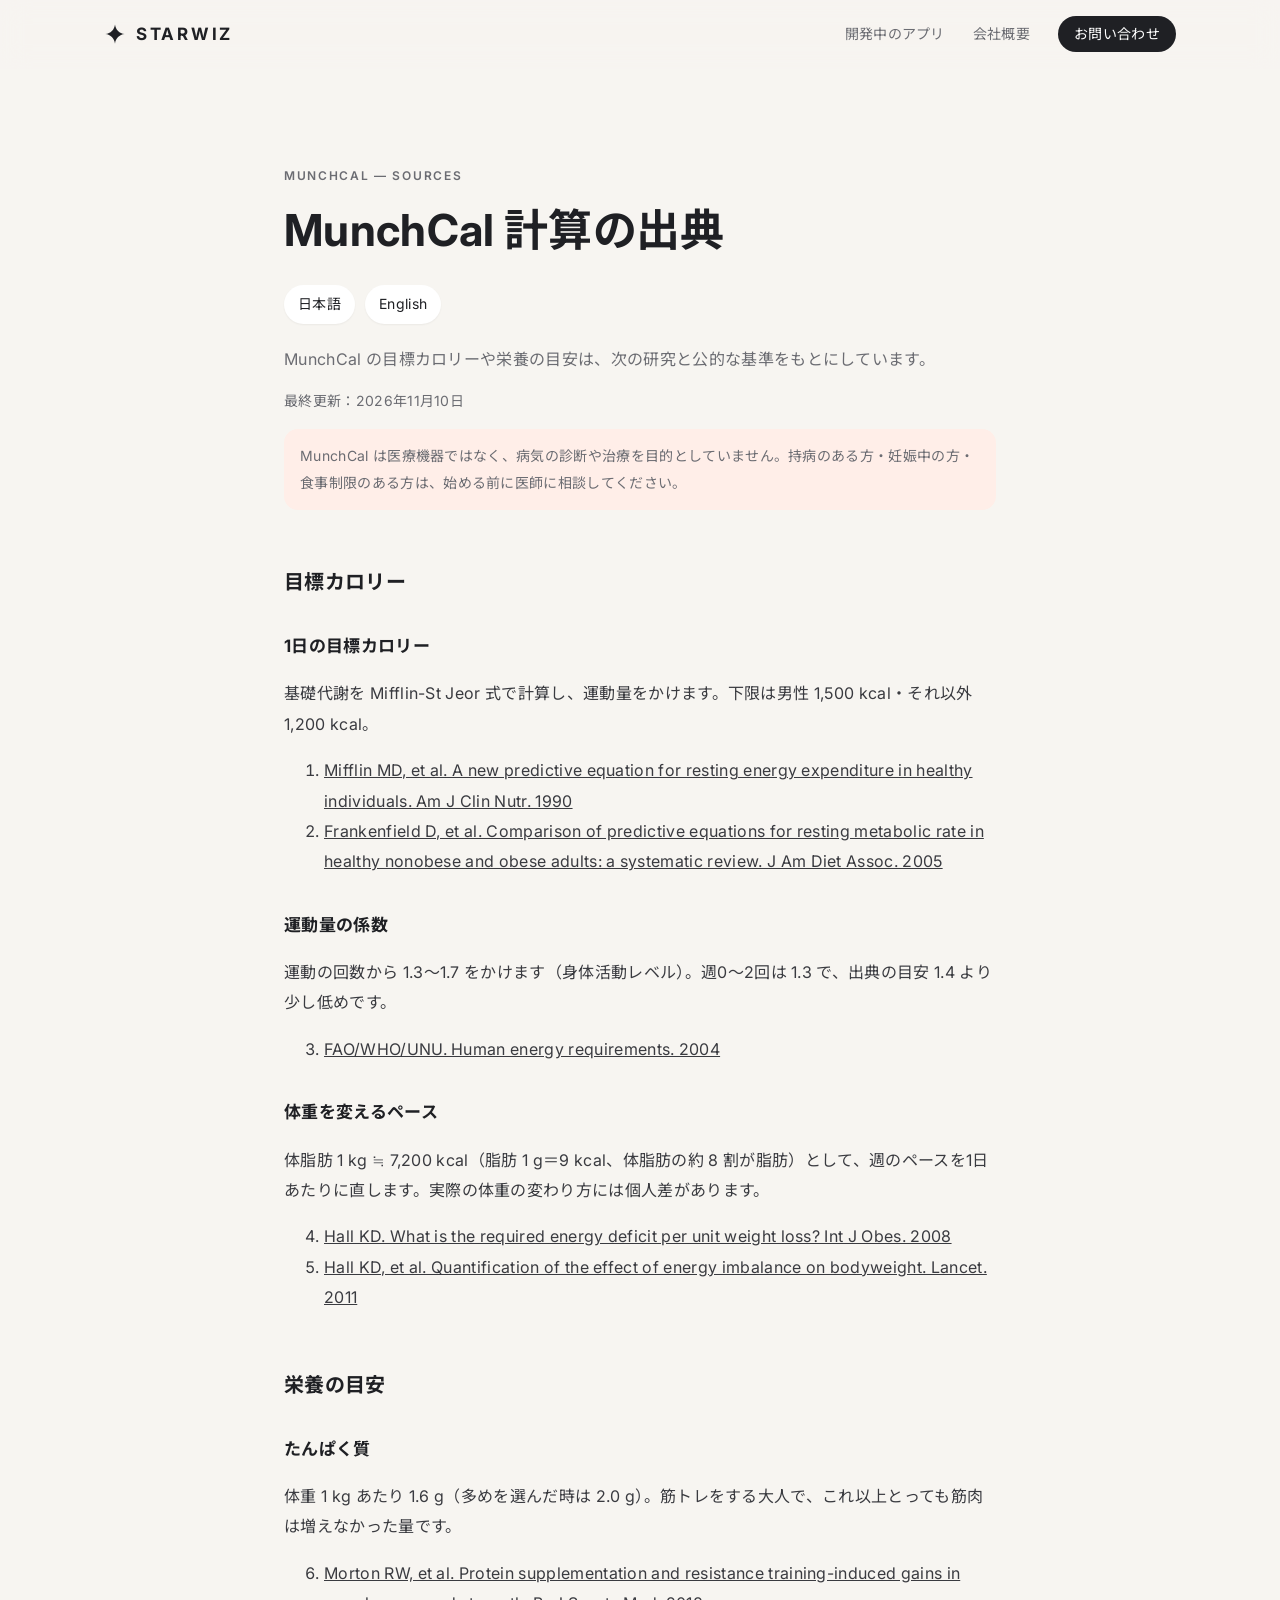
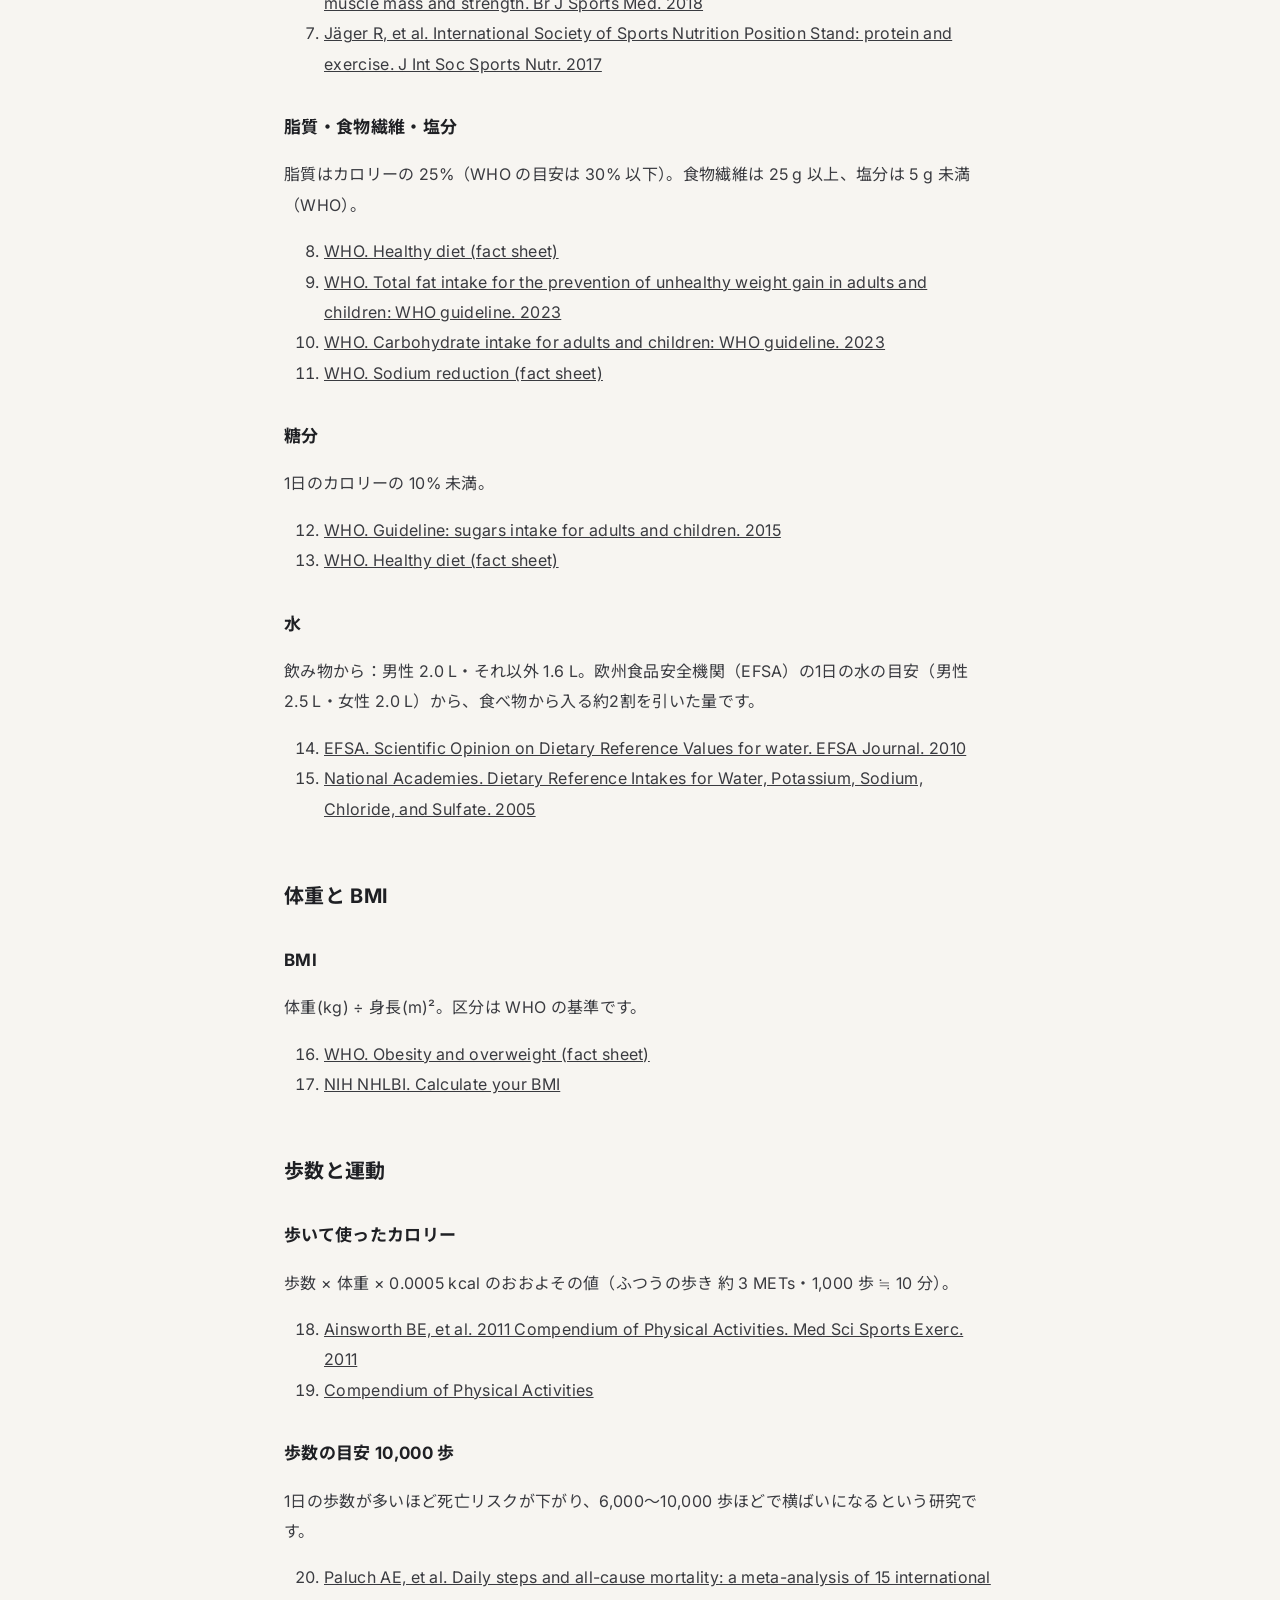
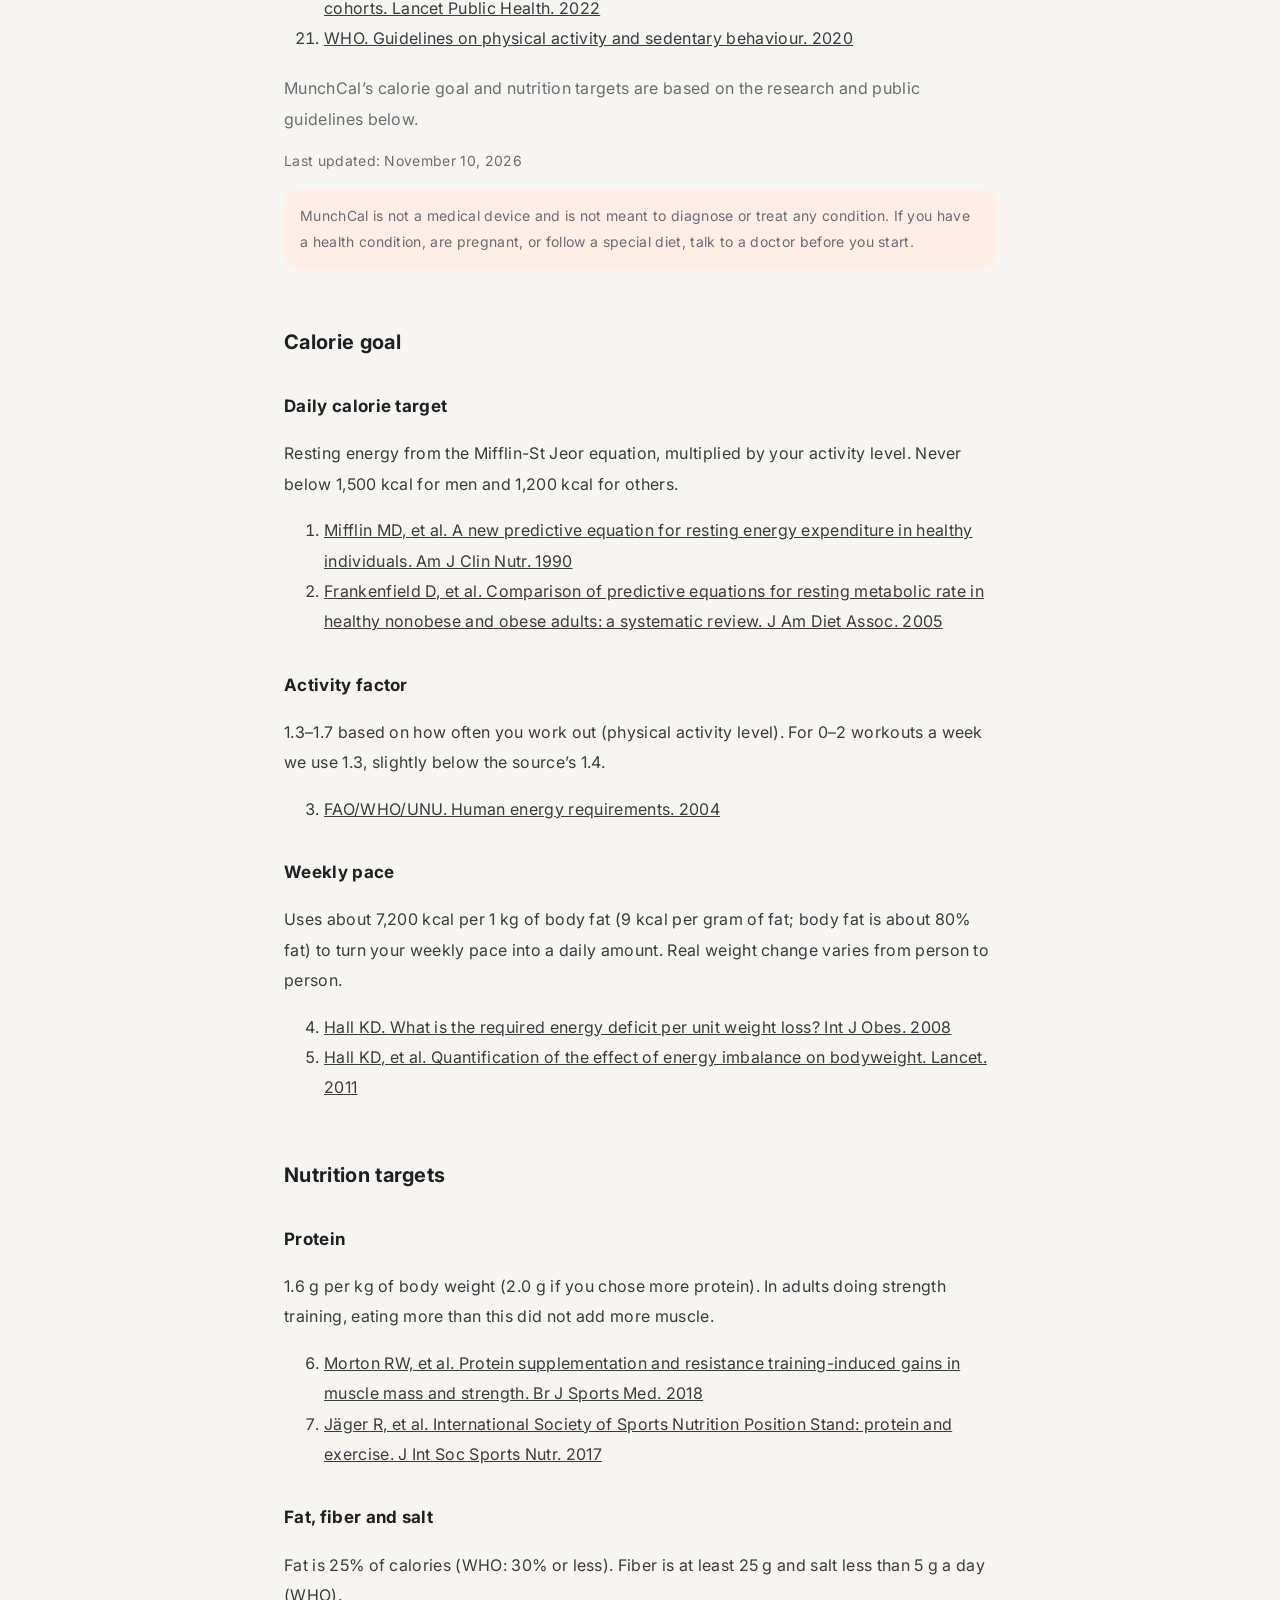
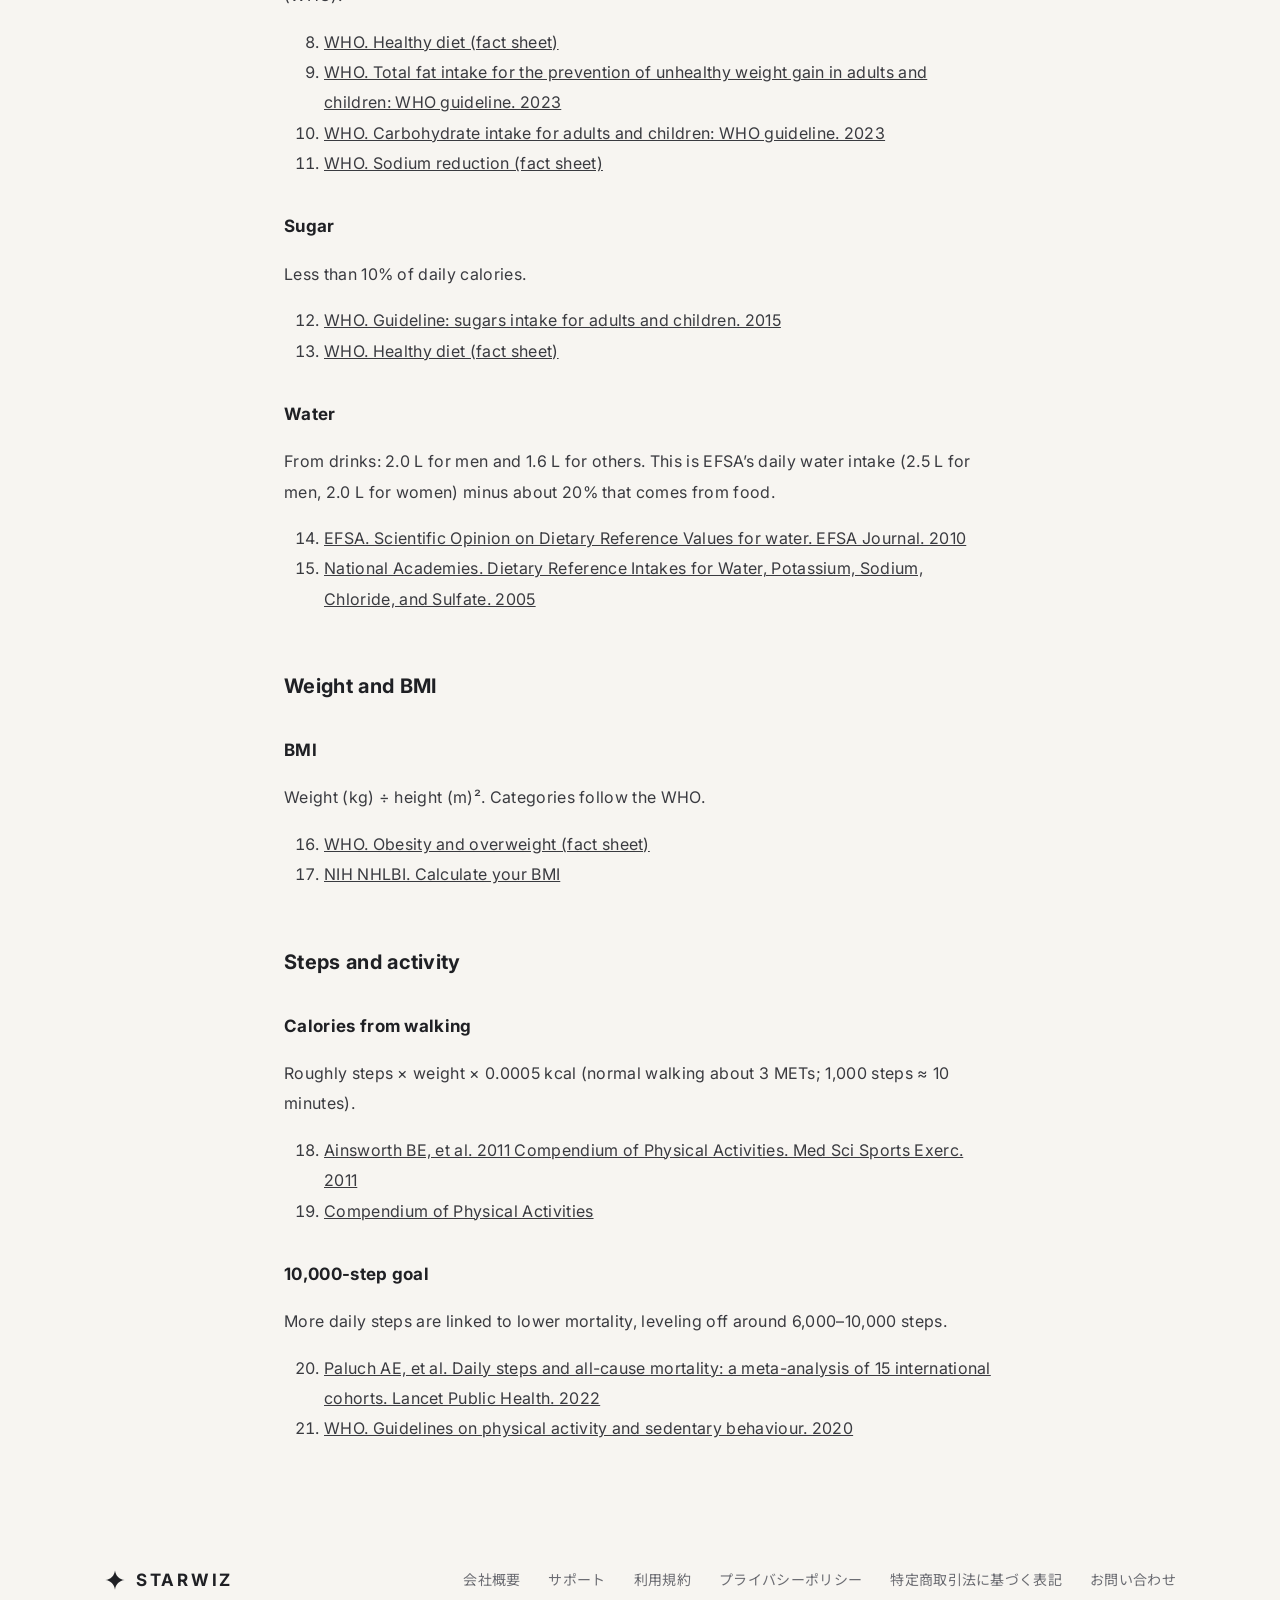
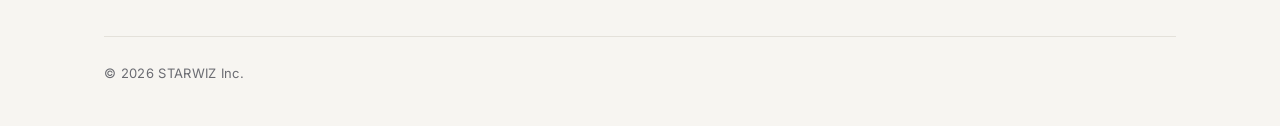
<file: munchcal-sources.html>
<!doctype html>
<html lang="ja">
<head>
<meta charset="utf-8">
<meta name="viewport" content="width=device-width,initial-scale=1">
<title>MunchCal 計算の出典 | 株式会社スターウィズ</title>
<meta name="description" content="MunchCal（マンチカル）の目標カロリー・栄養の目安・BMI・歩数の計算方法と出典です。Sources and calculation methods used in MunchCal.">
<meta property="og:title" content="株式会社スターウィズ | STARWIZ Inc.">
<meta property="og:description" content="毎日を、少し楽しくするアプリを。">
<meta property="og:type" content="website">
<meta name="theme-color" content="#F7F5F1">
<link rel="icon" href="img/favicon.svg" type="image/svg+xml">
<link rel="icon" href="img/favicon-48.png" sizes="48x48" type="image/png">
<link rel="apple-touch-icon" href="img/apple-touch-icon.png">
<link rel="preconnect" href="https://fonts.googleapis.com">
<link rel="preconnect" href="https://fonts.gstatic.com" crossorigin>
<link href="https://fonts.googleapis.com/css2?family=Inter:wght@400;500;600;700&family=Noto+Sans+JP:wght@400;500;700&display=swap" rel="stylesheet">
<link rel="stylesheet" href="style.css">
<meta property="og:image" content="https://starwiz.co.jp/img/og.png">
<meta property="og:image:width" content="1200">
<meta property="og:image:height" content="630">
<meta name="twitter:card" content="summary_large_image">
<meta name="twitter:image" content="https://starwiz.co.jp/img/og.png">
</head>
<body>

<header class="site-header">
  <div class="wrap">
    <a class="logo" href="./" aria-label="STARWIZ ホーム"><svg viewBox="0 0 24 24" aria-hidden="true"><path d="M12 1.5c.6 5.6 4.9 9.9 10.5 10.5-5.6.6-9.9 4.9-10.5 10.5C11.4 16.9 7.1 12.6 1.5 12 7.1 11.4 11.4 7.1 12 1.5z" fill="currentColor"/></svg>STARWIZ</a>
    <nav class="nav">
      <a href="./#apps">開発中のアプリ</a>
      <a href="company.html">会社概要</a>
      <a class="btn-s" href="./#contact">お問い合わせ</a>
    </nav>
  </div>
</header>

<main class="page">
<div class="en">MunchCal — Sources</div>
<h1>MunchCal 計算の出典</h1>
<div class="langs"><a href="#ja" lang="ja">日本語</a><a href="#en" lang="en">English</a></div>
<section id="ja" lang="ja">
<p class="lead">MunchCal の目標カロリーや栄養の目安は、次の研究と公的な基準をもとにしています。</p>
<p class="note">最終更新：2026年11月10日</p>
<p class="note" style="background:#FFEEE8;padding:14px 16px;border-radius:14px">MunchCal は医療機器ではなく、病気の診断や治療を目的としていません。持病のある方・妊娠中の方・食事制限のある方は、始める前に医師に相談してください。</p>
<h2>目標カロリー</h2>
<h3>1日の目標カロリー</h3><p>基礎代謝を Mifflin-St Jeor 式で計算し、運動量をかけます。下限は男性 1,500 kcal・それ以外 1,200 kcal。</p><ol start="1">
<li><a href="https://pubmed.ncbi.nlm.nih.gov/2305711/" target="_blank" rel="noopener">Mifflin MD, et al. A new predictive equation for resting energy expenditure in healthy individuals. Am J Clin Nutr. 1990</a></li>
<li><a href="https://pubmed.ncbi.nlm.nih.gov/15883556/" target="_blank" rel="noopener">Frankenfield D, et al. Comparison of predictive equations for resting metabolic rate in healthy nonobese and obese adults: a systematic review. J Am Diet Assoc. 2005</a></li>
</ol>
<h3>運動量の係数</h3><p>運動の回数から 1.3〜1.7 をかけます（身体活動レベル）。週0〜2回は 1.3 で、出典の目安 1.4 より少し低めです。</p><ol start="3">
<li><a href="https://www.fao.org/4/y5686e/y5686e00.htm" target="_blank" rel="noopener">FAO/WHO/UNU. Human energy requirements. 2004</a></li>
</ol>
<h3>体重を変えるペース</h3><p>体脂肪 1 kg ≒ 7,200 kcal（脂肪 1 g＝9 kcal、体脂肪の約 8 割が脂肪）として、週のペースを1日あたりに直します。実際の体重の変わり方には個人差があります。</p><ol start="4">
<li><a href="https://pubmed.ncbi.nlm.nih.gov/17848938/" target="_blank" rel="noopener">Hall KD. What is the required energy deficit per unit weight loss? Int J Obes. 2008</a></li>
<li><a href="https://pubmed.ncbi.nlm.nih.gov/21872751/" target="_blank" rel="noopener">Hall KD, et al. Quantification of the effect of energy imbalance on bodyweight. Lancet. 2011</a></li>
</ol>
<h2>栄養の目安</h2>
<h3>たんぱく質</h3><p>体重 1 kg あたり 1.6 g（多めを選んだ時は 2.0 g）。筋トレをする大人で、これ以上とっても筋肉は増えなかった量です。</p><ol start="6">
<li><a href="https://pubmed.ncbi.nlm.nih.gov/28698222/" target="_blank" rel="noopener">Morton RW, et al. Protein supplementation and resistance training-induced gains in muscle mass and strength. Br J Sports Med. 2018</a></li>
<li><a href="https://pubmed.ncbi.nlm.nih.gov/28642676/" target="_blank" rel="noopener">Jäger R, et al. International Society of Sports Nutrition Position Stand: protein and exercise. J Int Soc Sports Nutr. 2017</a></li>
</ol>
<h3>脂質・食物繊維・塩分</h3><p>脂質はカロリーの 25%（WHO の目安は 30% 以下）。食物繊維は 25 g 以上、塩分は 5 g 未満（WHO）。</p><ol start="8">
<li><a href="https://www.who.int/news-room/fact-sheets/detail/healthy-diet" target="_blank" rel="noopener">WHO. Healthy diet (fact sheet)</a></li>
<li><a href="https://www.who.int/publications/i/item/9789240073654" target="_blank" rel="noopener">WHO. Total fat intake for the prevention of unhealthy weight gain in adults and children: WHO guideline. 2023</a></li>
<li><a href="https://www.who.int/publications/i/item/9789240073593" target="_blank" rel="noopener">WHO. Carbohydrate intake for adults and children: WHO guideline. 2023</a></li>
<li><a href="https://www.who.int/news-room/fact-sheets/detail/salt-reduction" target="_blank" rel="noopener">WHO. Sodium reduction (fact sheet)</a></li>
</ol>
<h3>糖分</h3><p>1日のカロリーの 10% 未満。</p><ol start="12">
<li><a href="https://www.who.int/publications/i/item/9789241549028" target="_blank" rel="noopener">WHO. Guideline: sugars intake for adults and children. 2015</a></li>
<li><a href="https://www.who.int/news-room/fact-sheets/detail/healthy-diet" target="_blank" rel="noopener">WHO. Healthy diet (fact sheet)</a></li>
</ol>
<h3>水</h3><p>飲み物から：男性 2.0 L・それ以外 1.6 L。欧州食品安全機関（EFSA）の1日の水の目安（男性 2.5 L・女性 2.0 L）から、食べ物から入る約2割を引いた量です。</p><ol start="14">
<li><a href="https://doi.org/10.2903/j.efsa.2010.1459" target="_blank" rel="noopener">EFSA. Scientific Opinion on Dietary Reference Values for water. EFSA Journal. 2010</a></li>
<li><a href="https://nap.nationalacademies.org/catalog/10925" target="_blank" rel="noopener">National Academies. Dietary Reference Intakes for Water, Potassium, Sodium, Chloride, and Sulfate. 2005</a></li>
</ol>
<h2>体重と BMI</h2>
<h3>BMI</h3><p>体重(kg) ÷ 身長(m)²。区分は WHO の基準です。</p><ol start="16">
<li><a href="https://www.who.int/news-room/fact-sheets/detail/obesity-and-overweight" target="_blank" rel="noopener">WHO. Obesity and overweight (fact sheet)</a></li>
<li><a href="https://www.nhlbi.nih.gov/health/educational/lose_wt/BMI/bmicalc.htm" target="_blank" rel="noopener">NIH NHLBI. Calculate your BMI</a></li>
</ol>
<h2>歩数と運動</h2>
<h3>歩いて使ったカロリー</h3><p>歩数 × 体重 × 0.0005 kcal のおおよその値（ふつうの歩き 約 3 METs・1,000 歩 ≒ 10 分）。</p><ol start="18">
<li><a href="https://pubmed.ncbi.nlm.nih.gov/21681120/" target="_blank" rel="noopener">Ainsworth BE, et al. 2011 Compendium of Physical Activities. Med Sci Sports Exerc. 2011</a></li>
<li><a href="https://pacompendium.com/" target="_blank" rel="noopener">Compendium of Physical Activities</a></li>
</ol>
<h3>歩数の目安 10,000 歩</h3><p>1日の歩数が多いほど死亡リスクが下がり、6,000〜10,000 歩ほどで横ばいになるという研究です。</p><ol start="20">
<li><a href="https://pubmed.ncbi.nlm.nih.gov/35247352/" target="_blank" rel="noopener">Paluch AE, et al. Daily steps and all-cause mortality: a meta-analysis of 15 international cohorts. Lancet Public Health. 2022</a></li>
<li><a href="https://www.who.int/publications/i/item/9789240015128" target="_blank" rel="noopener">WHO. Guidelines on physical activity and sedentary behaviour. 2020</a></li>
</ol>
</section>
<section id="en" lang="en">
<p class="lead">MunchCal’s calorie goal and nutrition targets are based on the research and public guidelines below.</p>
<p class="note">Last updated: November 10, 2026</p>
<p class="note" style="background:#FFEEE8;padding:14px 16px;border-radius:14px">MunchCal is not a medical device and is not meant to diagnose or treat any condition. If you have a health condition, are pregnant, or follow a special diet, talk to a doctor before you start.</p>
<h2>Calorie goal</h2>
<h3>Daily calorie target</h3><p>Resting energy from the Mifflin-St Jeor equation, multiplied by your activity level. Never below 1,500 kcal for men and 1,200 kcal for others.</p><ol start="1">
<li><a href="https://pubmed.ncbi.nlm.nih.gov/2305711/" target="_blank" rel="noopener">Mifflin MD, et al. A new predictive equation for resting energy expenditure in healthy individuals. Am J Clin Nutr. 1990</a></li>
<li><a href="https://pubmed.ncbi.nlm.nih.gov/15883556/" target="_blank" rel="noopener">Frankenfield D, et al. Comparison of predictive equations for resting metabolic rate in healthy nonobese and obese adults: a systematic review. J Am Diet Assoc. 2005</a></li>
</ol>
<h3>Activity factor</h3><p>1.3–1.7 based on how often you work out (physical activity level). For 0–2 workouts a week we use 1.3, slightly below the source’s 1.4.</p><ol start="3">
<li><a href="https://www.fao.org/4/y5686e/y5686e00.htm" target="_blank" rel="noopener">FAO/WHO/UNU. Human energy requirements. 2004</a></li>
</ol>
<h3>Weekly pace</h3><p>Uses about 7,200 kcal per 1 kg of body fat (9 kcal per gram of fat; body fat is about 80% fat) to turn your weekly pace into a daily amount. Real weight change varies from person to person.</p><ol start="4">
<li><a href="https://pubmed.ncbi.nlm.nih.gov/17848938/" target="_blank" rel="noopener">Hall KD. What is the required energy deficit per unit weight loss? Int J Obes. 2008</a></li>
<li><a href="https://pubmed.ncbi.nlm.nih.gov/21872751/" target="_blank" rel="noopener">Hall KD, et al. Quantification of the effect of energy imbalance on bodyweight. Lancet. 2011</a></li>
</ol>
<h2>Nutrition targets</h2>
<h3>Protein</h3><p>1.6 g per kg of body weight (2.0 g if you chose more protein). In adults doing strength training, eating more than this did not add more muscle.</p><ol start="6">
<li><a href="https://pubmed.ncbi.nlm.nih.gov/28698222/" target="_blank" rel="noopener">Morton RW, et al. Protein supplementation and resistance training-induced gains in muscle mass and strength. Br J Sports Med. 2018</a></li>
<li><a href="https://pubmed.ncbi.nlm.nih.gov/28642676/" target="_blank" rel="noopener">Jäger R, et al. International Society of Sports Nutrition Position Stand: protein and exercise. J Int Soc Sports Nutr. 2017</a></li>
</ol>
<h3>Fat, fiber and salt</h3><p>Fat is 25% of calories (WHO: 30% or less). Fiber is at least 25 g and salt less than 5 g a day (WHO).</p><ol start="8">
<li><a href="https://www.who.int/news-room/fact-sheets/detail/healthy-diet" target="_blank" rel="noopener">WHO. Healthy diet (fact sheet)</a></li>
<li><a href="https://www.who.int/publications/i/item/9789240073654" target="_blank" rel="noopener">WHO. Total fat intake for the prevention of unhealthy weight gain in adults and children: WHO guideline. 2023</a></li>
<li><a href="https://www.who.int/publications/i/item/9789240073593" target="_blank" rel="noopener">WHO. Carbohydrate intake for adults and children: WHO guideline. 2023</a></li>
<li><a href="https://www.who.int/news-room/fact-sheets/detail/salt-reduction" target="_blank" rel="noopener">WHO. Sodium reduction (fact sheet)</a></li>
</ol>
<h3>Sugar</h3><p>Less than 10% of daily calories.</p><ol start="12">
<li><a href="https://www.who.int/publications/i/item/9789241549028" target="_blank" rel="noopener">WHO. Guideline: sugars intake for adults and children. 2015</a></li>
<li><a href="https://www.who.int/news-room/fact-sheets/detail/healthy-diet" target="_blank" rel="noopener">WHO. Healthy diet (fact sheet)</a></li>
</ol>
<h3>Water</h3><p>From drinks: 2.0 L for men and 1.6 L for others. This is EFSA’s daily water intake (2.5 L for men, 2.0 L for women) minus about 20% that comes from food.</p><ol start="14">
<li><a href="https://doi.org/10.2903/j.efsa.2010.1459" target="_blank" rel="noopener">EFSA. Scientific Opinion on Dietary Reference Values for water. EFSA Journal. 2010</a></li>
<li><a href="https://nap.nationalacademies.org/catalog/10925" target="_blank" rel="noopener">National Academies. Dietary Reference Intakes for Water, Potassium, Sodium, Chloride, and Sulfate. 2005</a></li>
</ol>
<h2>Weight and BMI</h2>
<h3>BMI</h3><p>Weight (kg) ÷ height (m)². Categories follow the WHO.</p><ol start="16">
<li><a href="https://www.who.int/news-room/fact-sheets/detail/obesity-and-overweight" target="_blank" rel="noopener">WHO. Obesity and overweight (fact sheet)</a></li>
<li><a href="https://www.nhlbi.nih.gov/health/educational/lose_wt/BMI/bmicalc.htm" target="_blank" rel="noopener">NIH NHLBI. Calculate your BMI</a></li>
</ol>
<h2>Steps and activity</h2>
<h3>Calories from walking</h3><p>Roughly steps × weight × 0.0005 kcal (normal walking about 3 METs; 1,000 steps ≈ 10 minutes).</p><ol start="18">
<li><a href="https://pubmed.ncbi.nlm.nih.gov/21681120/" target="_blank" rel="noopener">Ainsworth BE, et al. 2011 Compendium of Physical Activities. Med Sci Sports Exerc. 2011</a></li>
<li><a href="https://pacompendium.com/" target="_blank" rel="noopener">Compendium of Physical Activities</a></li>
</ol>
<h3>10,000-step goal</h3><p>More daily steps are linked to lower mortality, leveling off around 6,000–10,000 steps.</p><ol start="20">
<li><a href="https://pubmed.ncbi.nlm.nih.gov/35247352/" target="_blank" rel="noopener">Paluch AE, et al. Daily steps and all-cause mortality: a meta-analysis of 15 international cohorts. Lancet Public Health. 2022</a></li>
<li><a href="https://www.who.int/publications/i/item/9789240015128" target="_blank" rel="noopener">WHO. Guidelines on physical activity and sedentary behaviour. 2020</a></li>
</ol>
</section>
</main>

<footer class="site-footer">
  <div class="wrap">
    <div class="foot-min">
      <a class="logo" href="./"><svg viewBox="0 0 24 24" aria-hidden="true"><path d="M12 1.5c.6 5.6 4.9 9.9 10.5 10.5-5.6.6-9.9 4.9-10.5 10.5C11.4 16.9 7.1 12.6 1.5 12 7.1 11.4 11.4 7.1 12 1.5z" fill="currentColor"/></svg>STARWIZ</a>
      <ul>
        <li><a href="company.html">会社概要</a></li>
        <li><a href="support.html">サポート</a></li>
        <li><a href="terms.html">利用規約</a></li>
        <li><a href="privacy.html">プライバシーポリシー</a></li>
        <li><a href="tokushoho.html">特定商取引法に基づく表記</a></li>
        <li><a href="mailto:miyashita@starwiz.co.jp">お問い合わせ</a></li>
      </ul>
    </div>
    <div class="copy"><span>© 2026 STARWIZ Inc.</span></div>
  </div>
</footer>

<script>(function(){var h=document.querySelector(".site-header");function f(){h.classList.toggle("scrolled",scrollY>8)}addEventListener("scroll",f,{passive:true});f()})()</script>
</body>
</html>
</file>
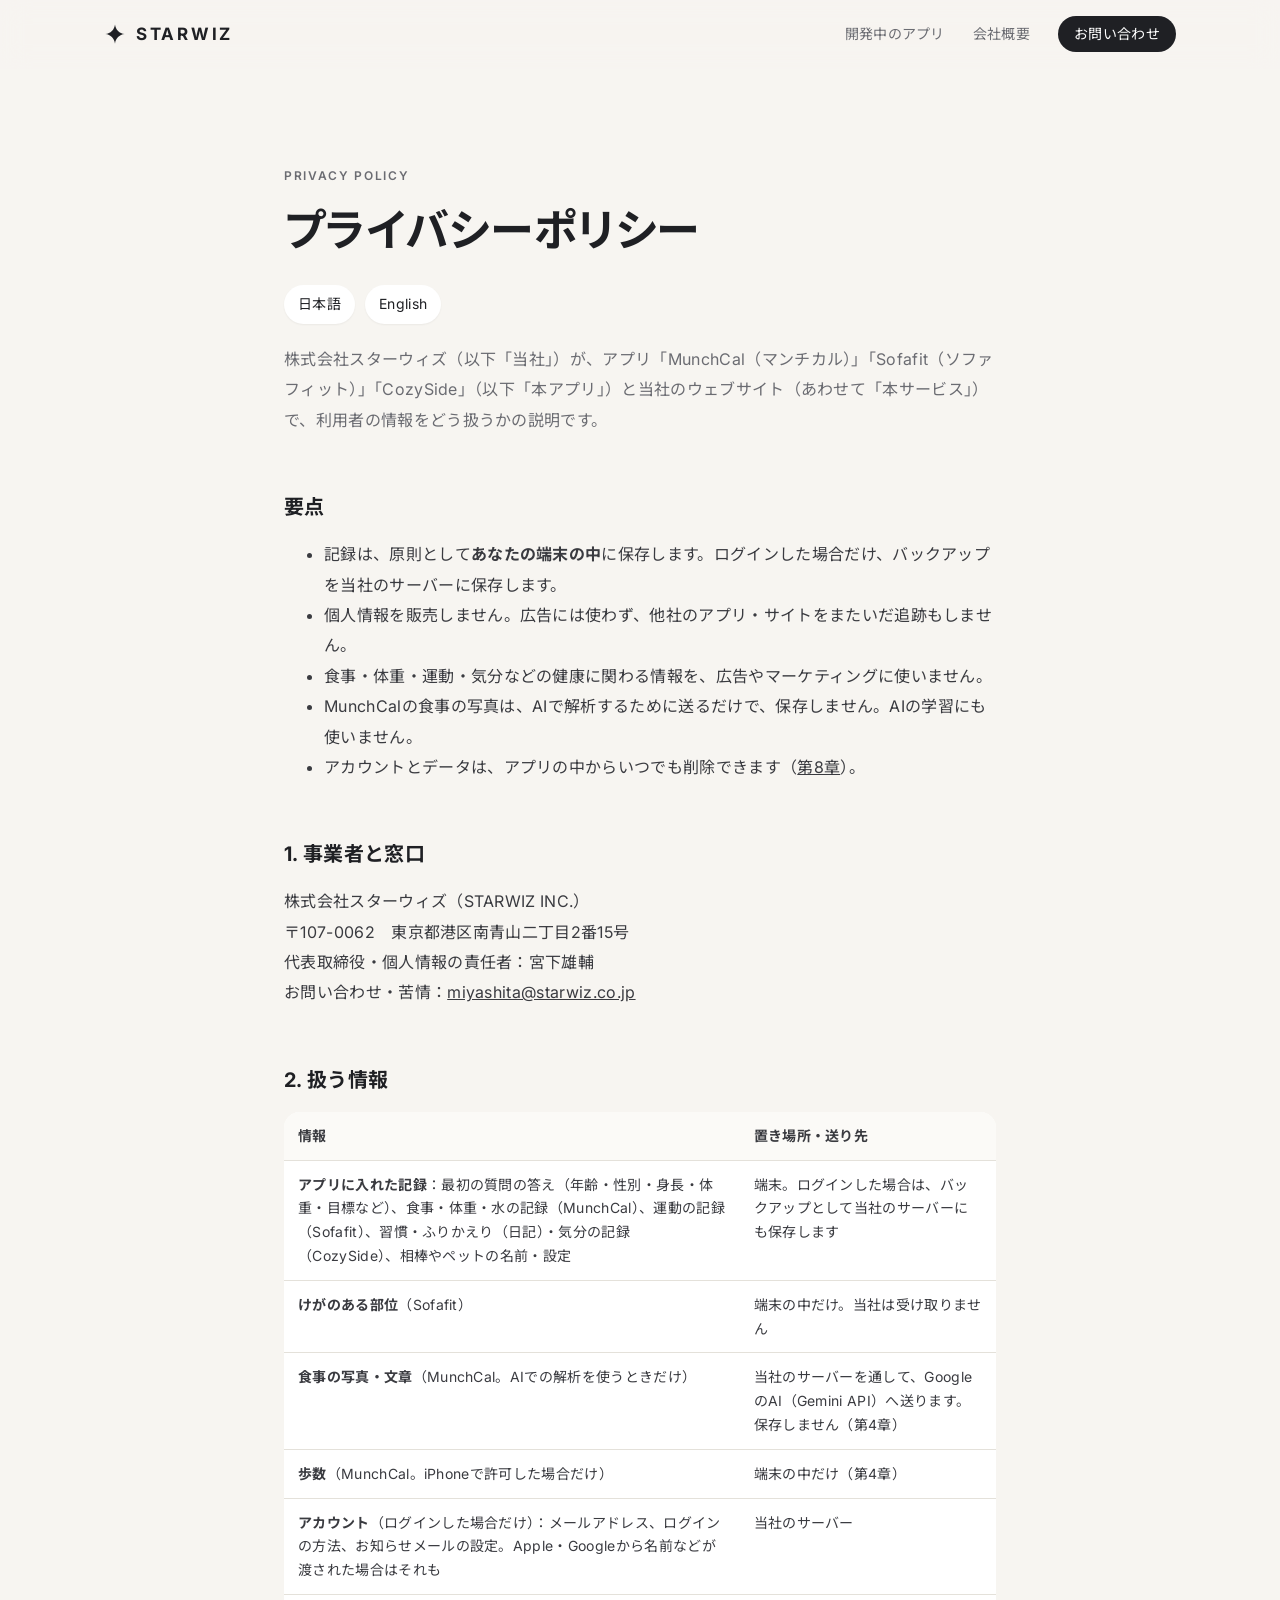
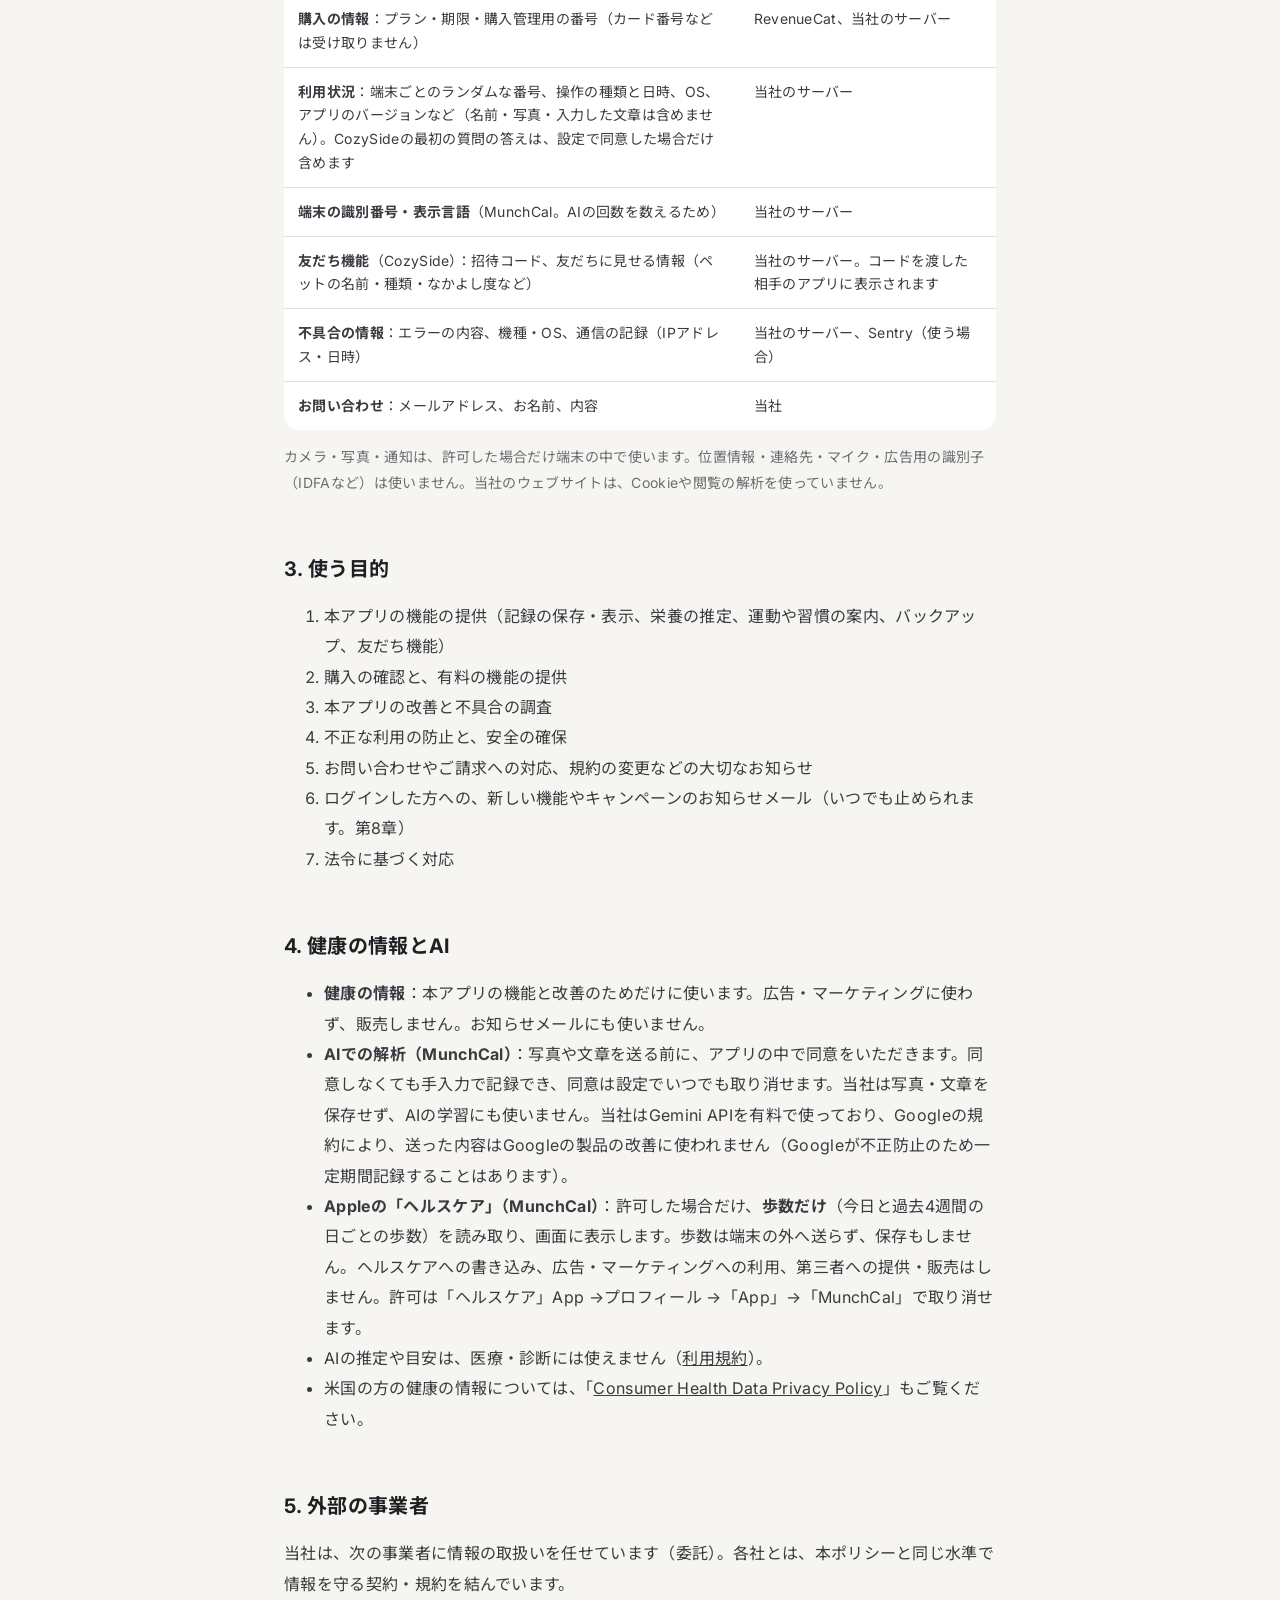
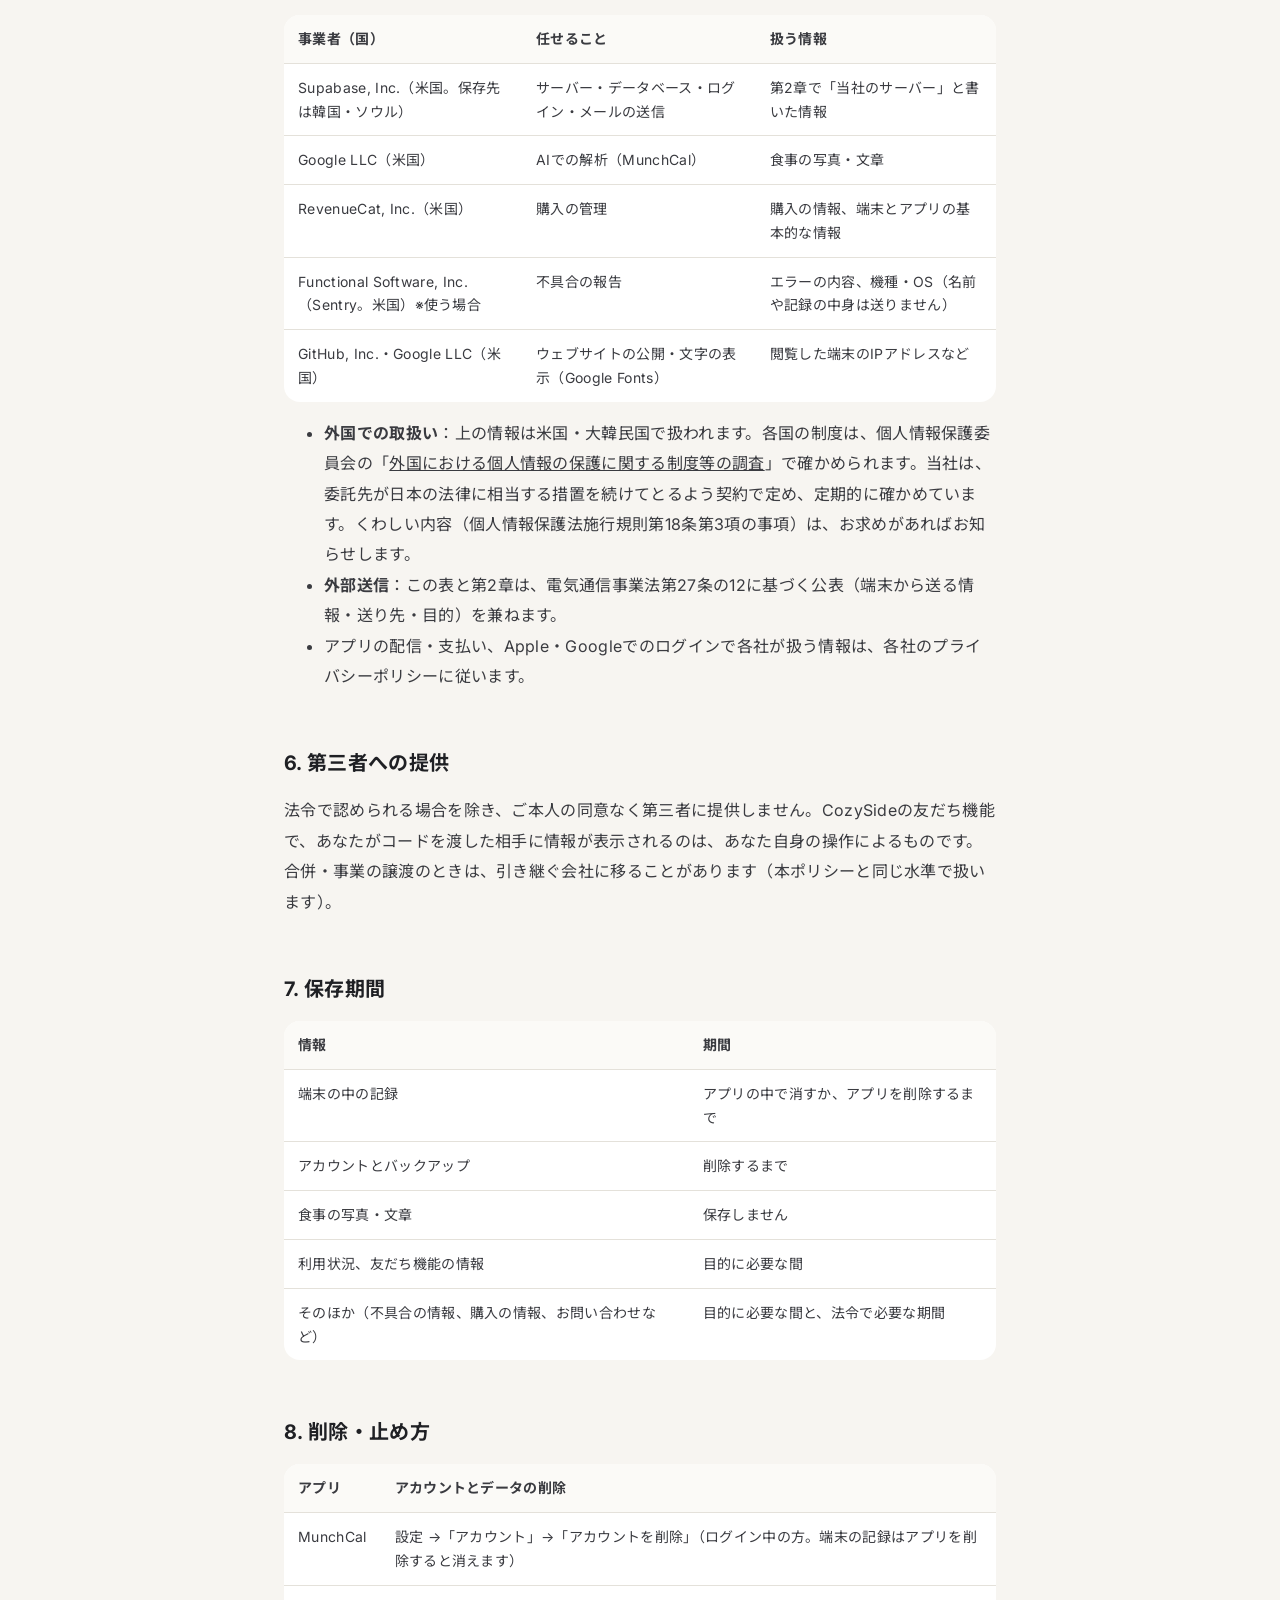
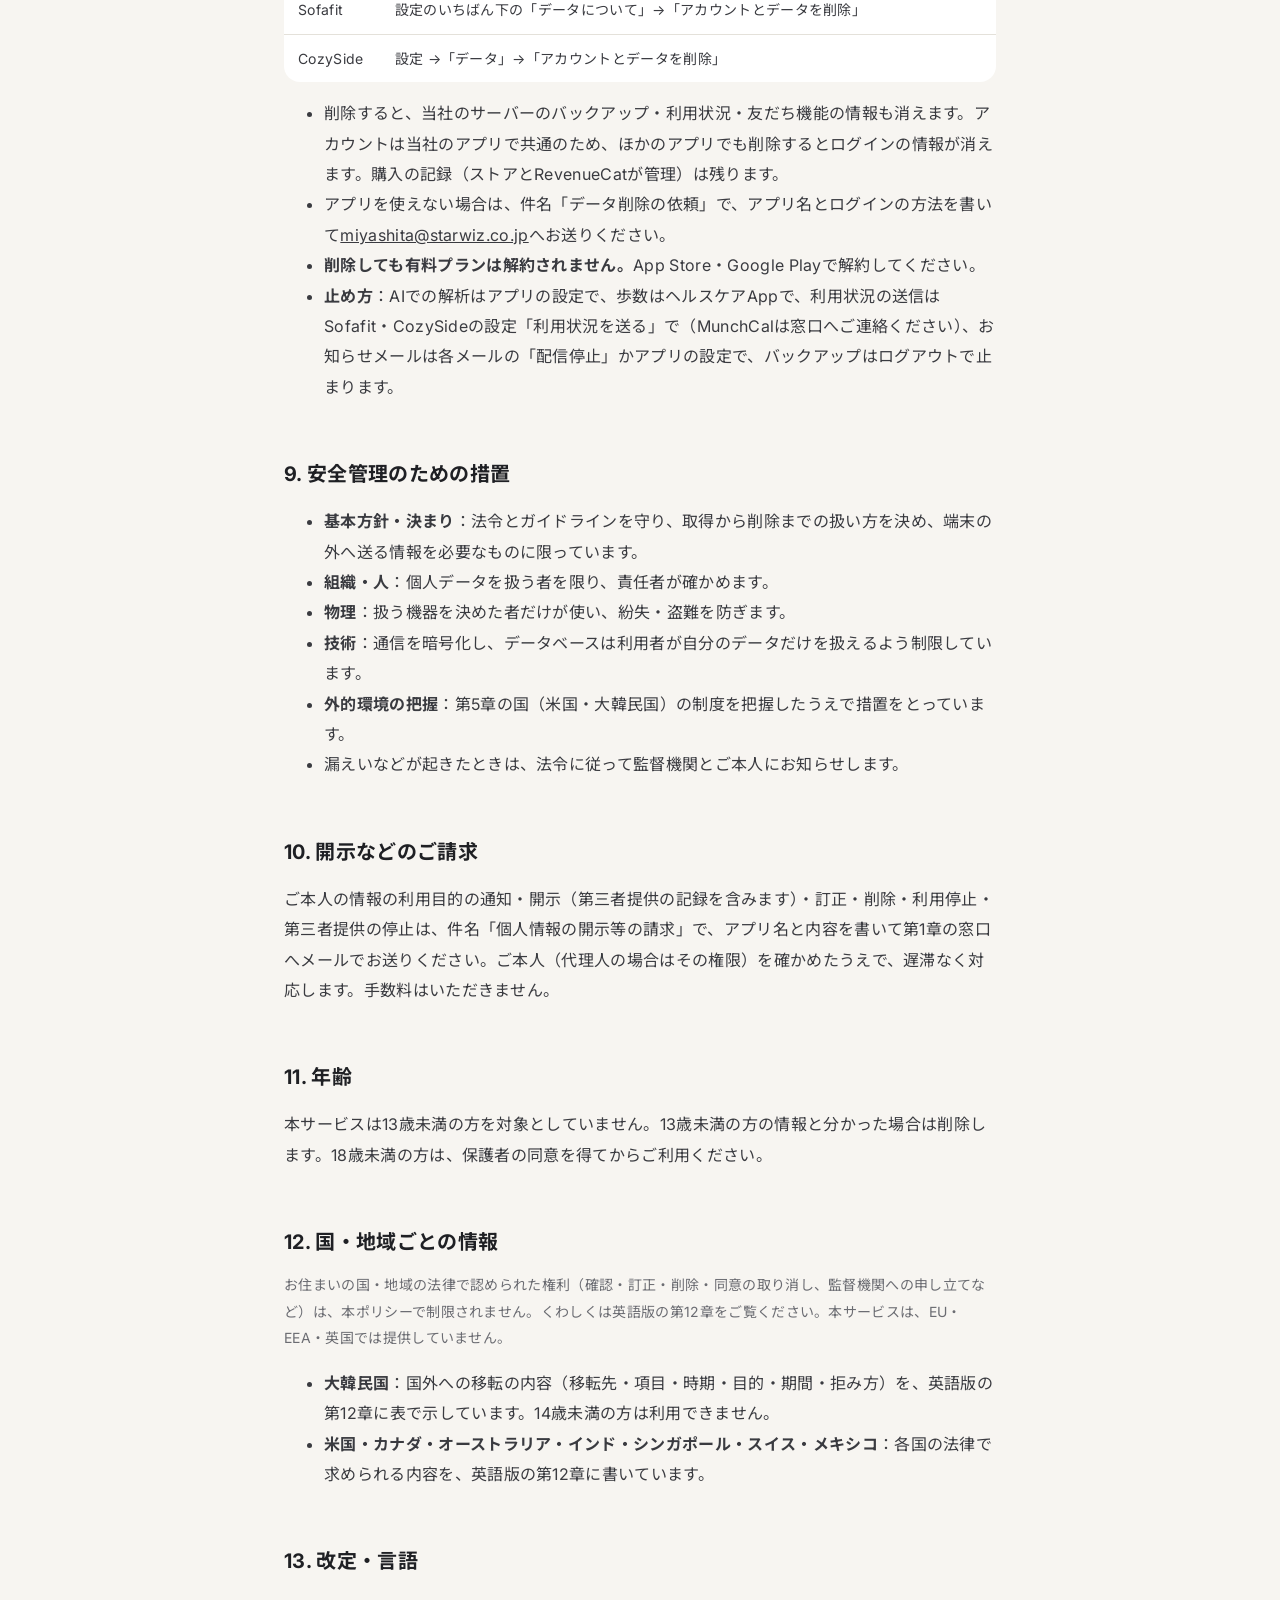
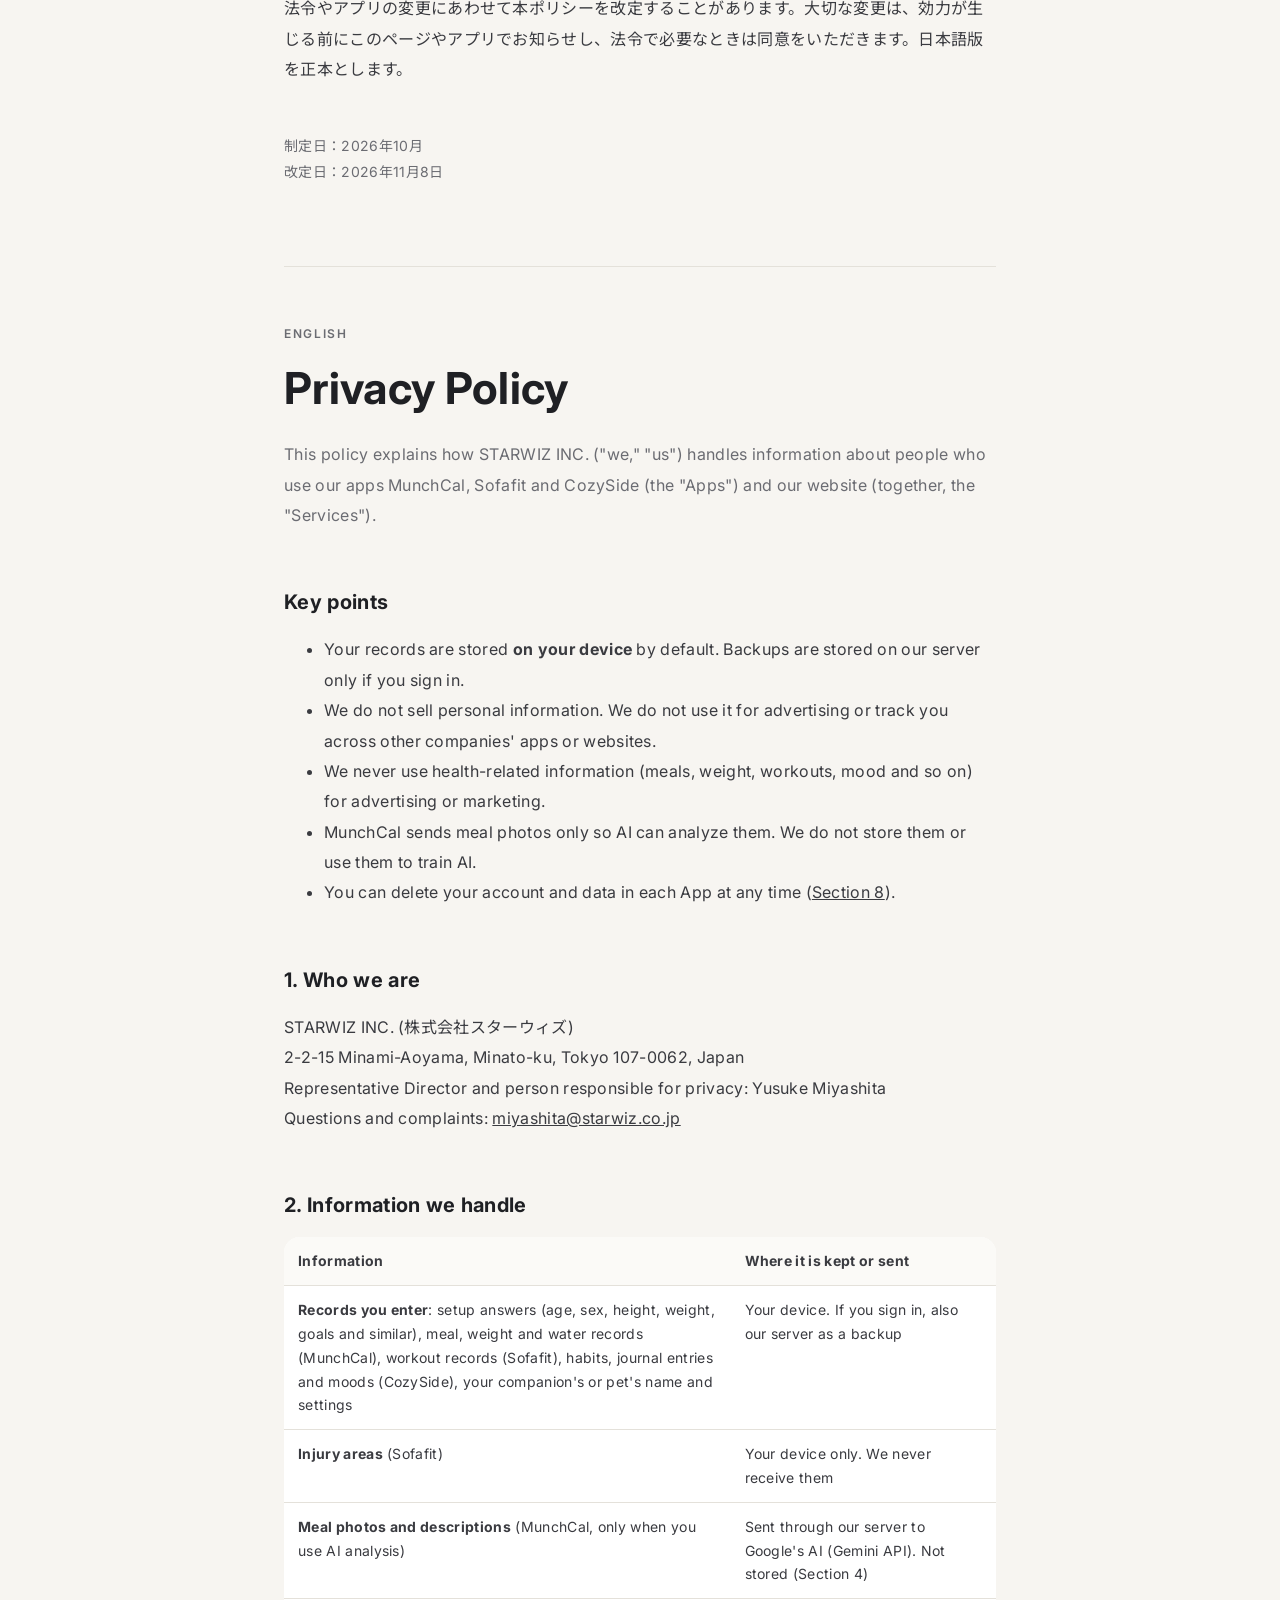
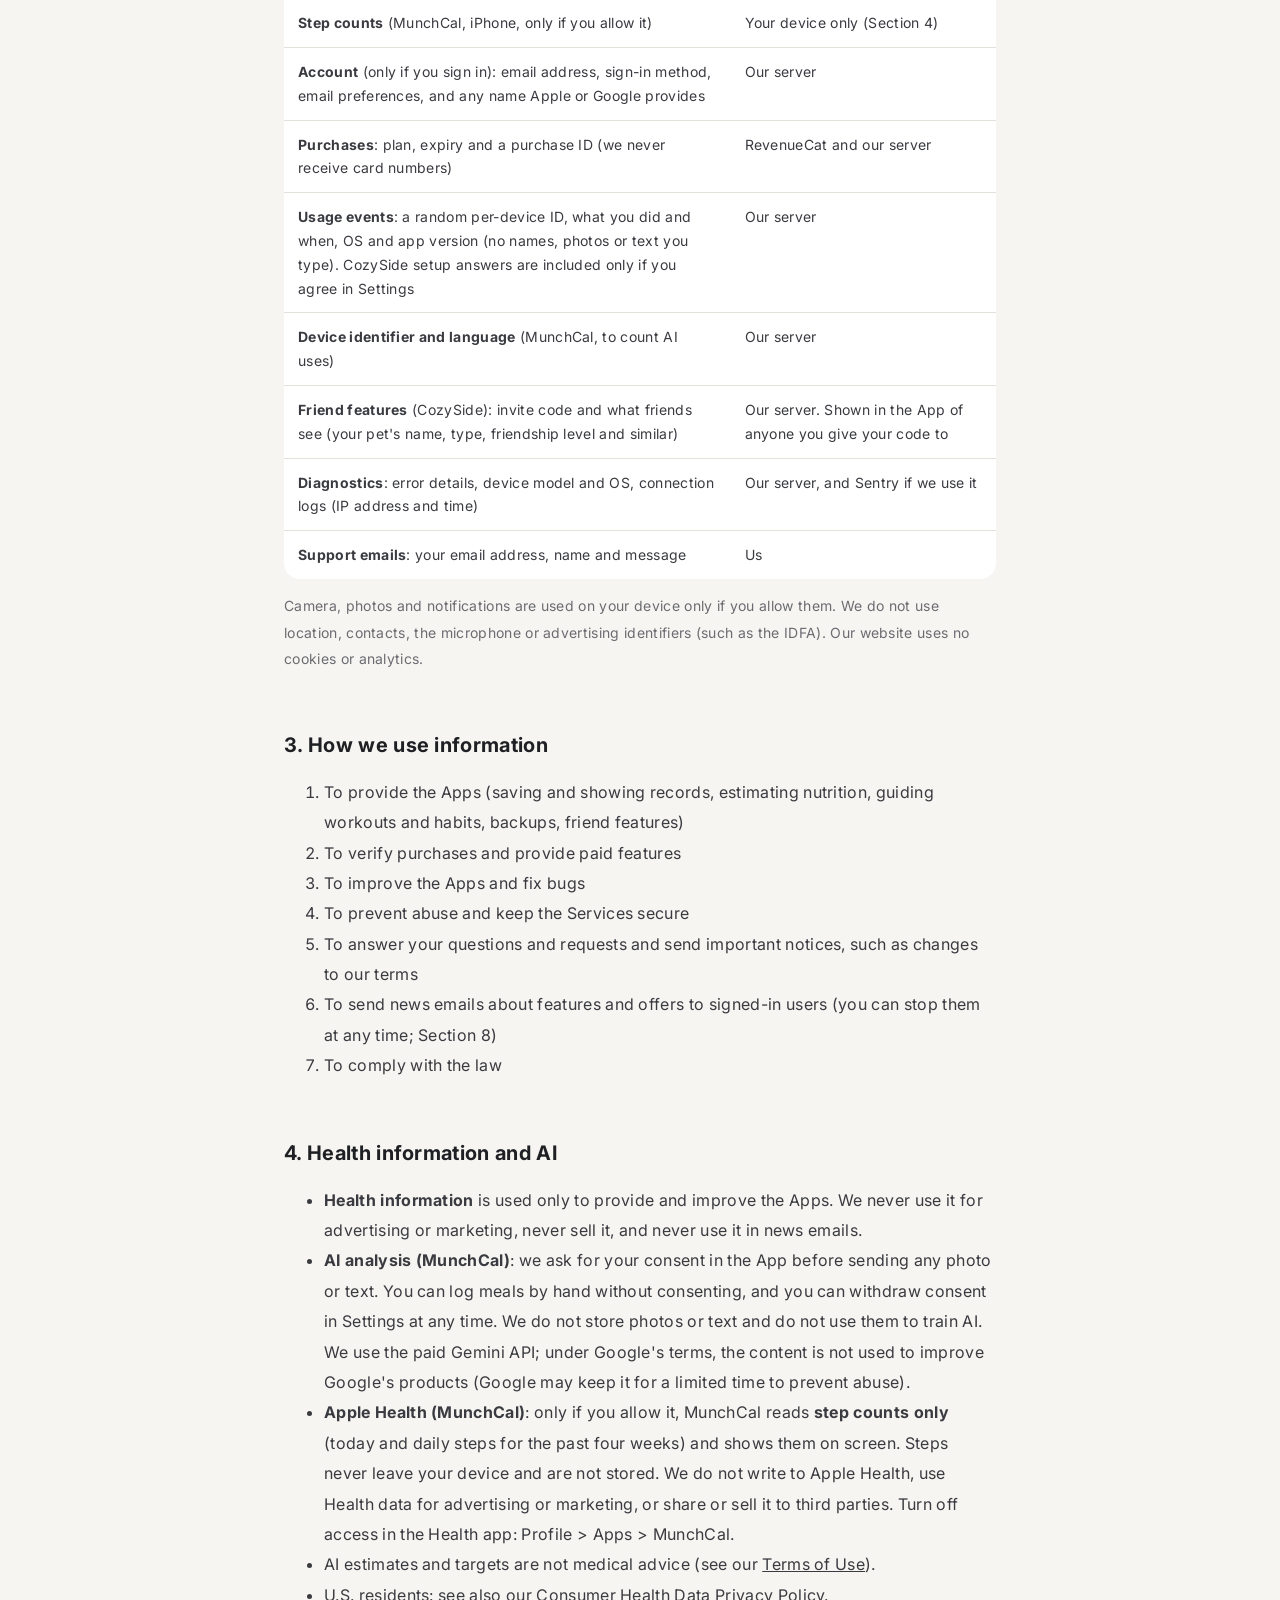
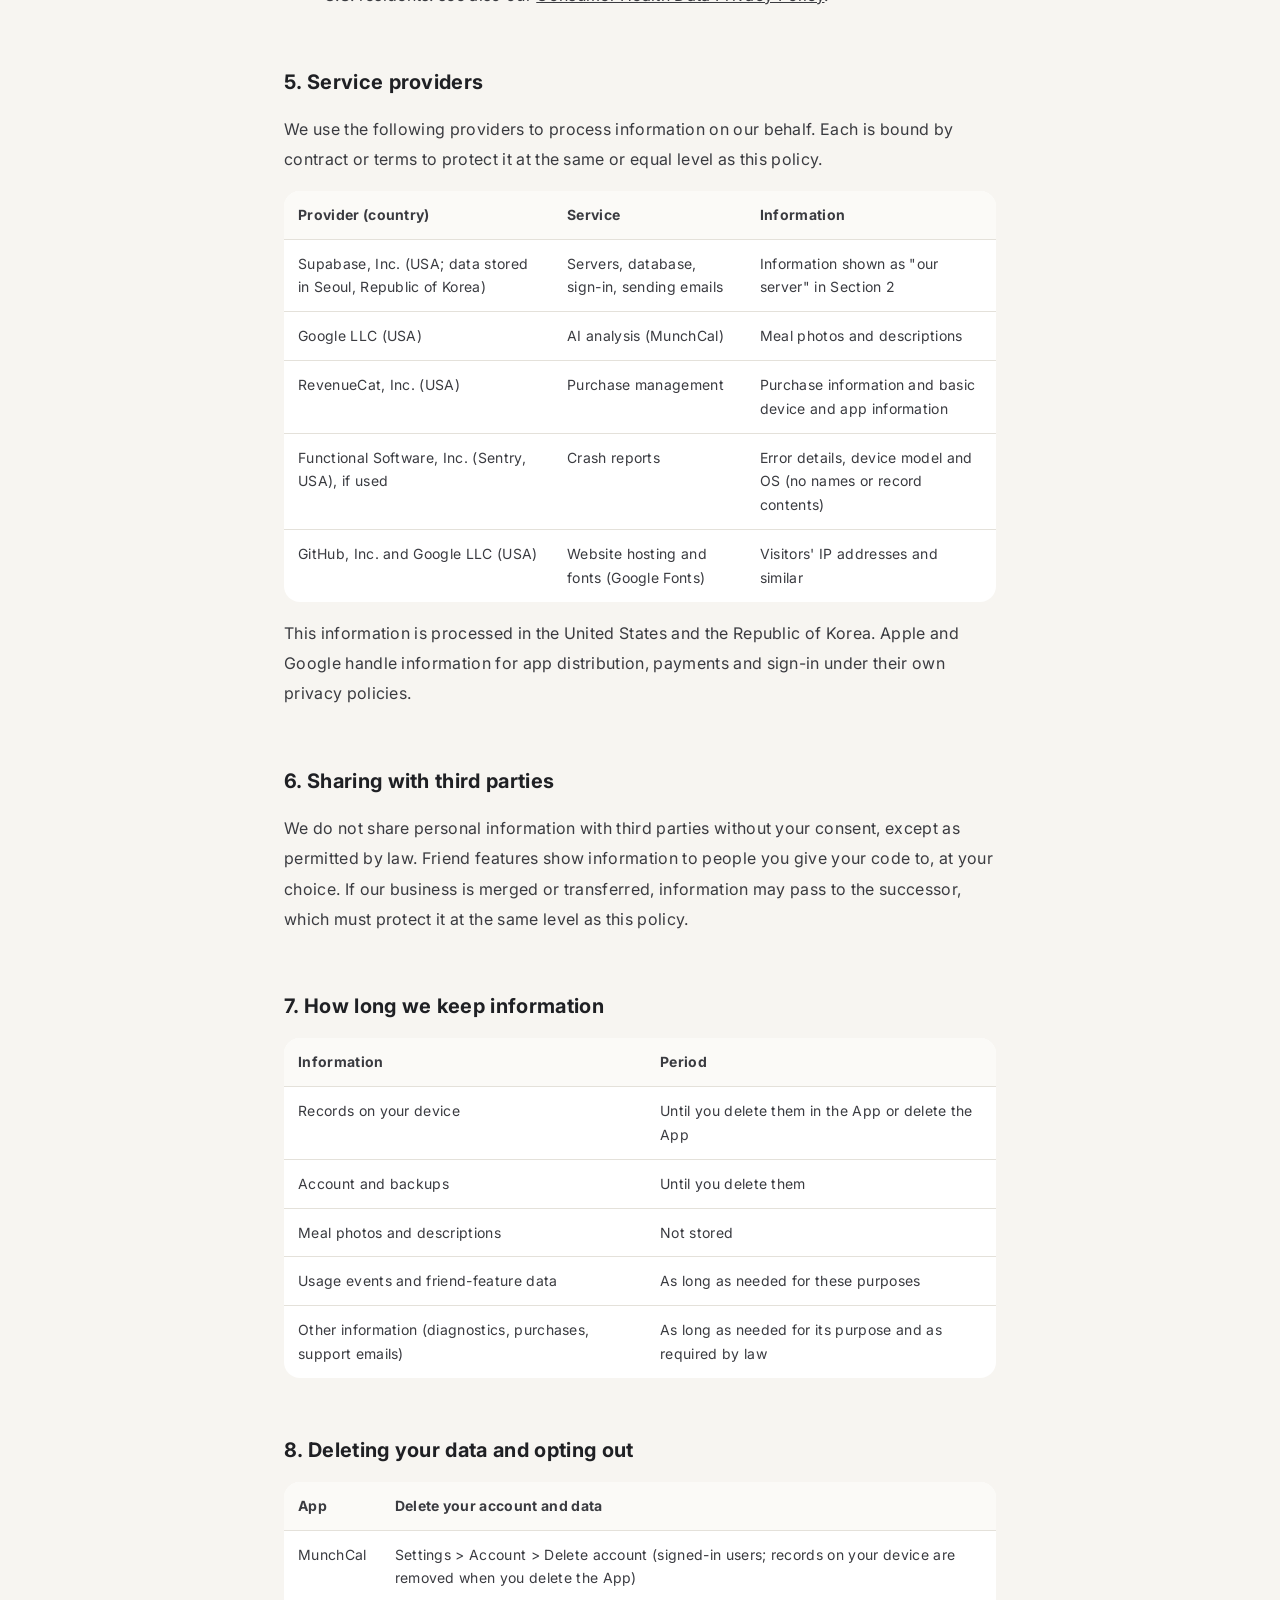
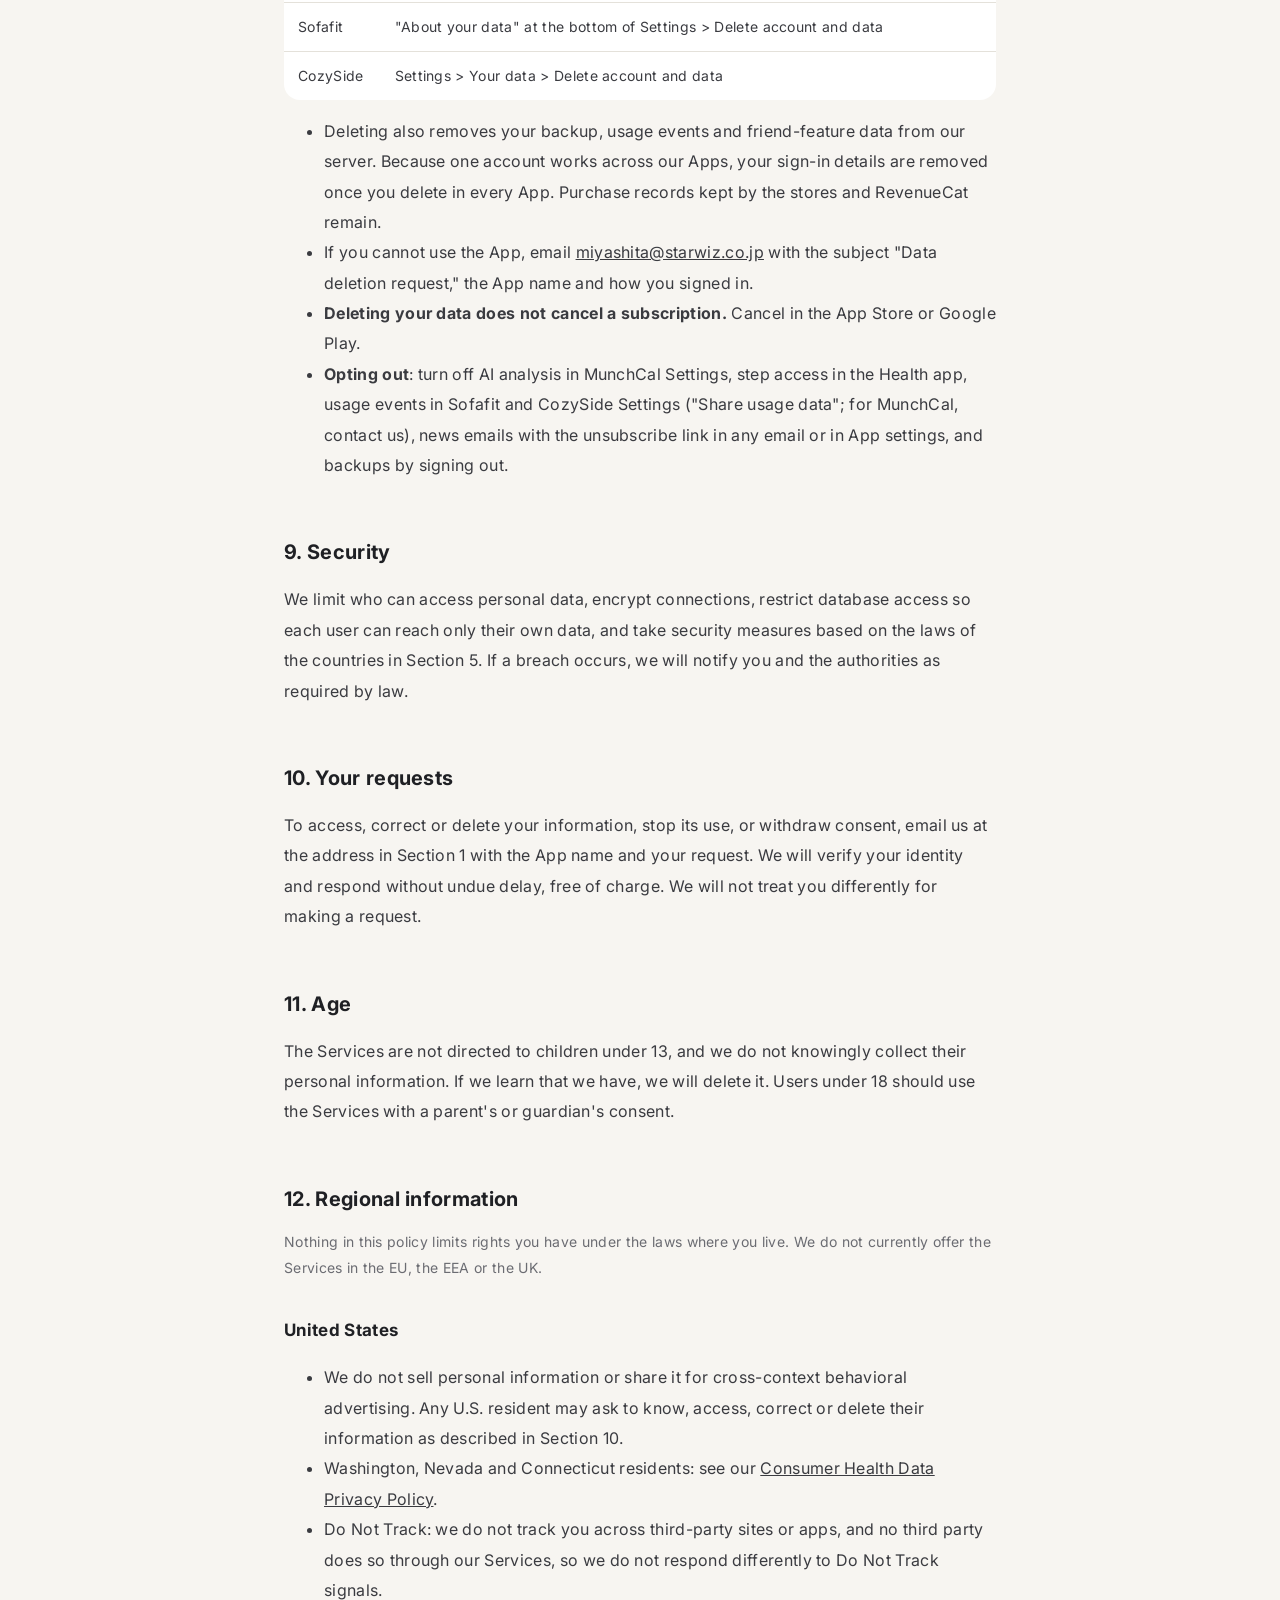
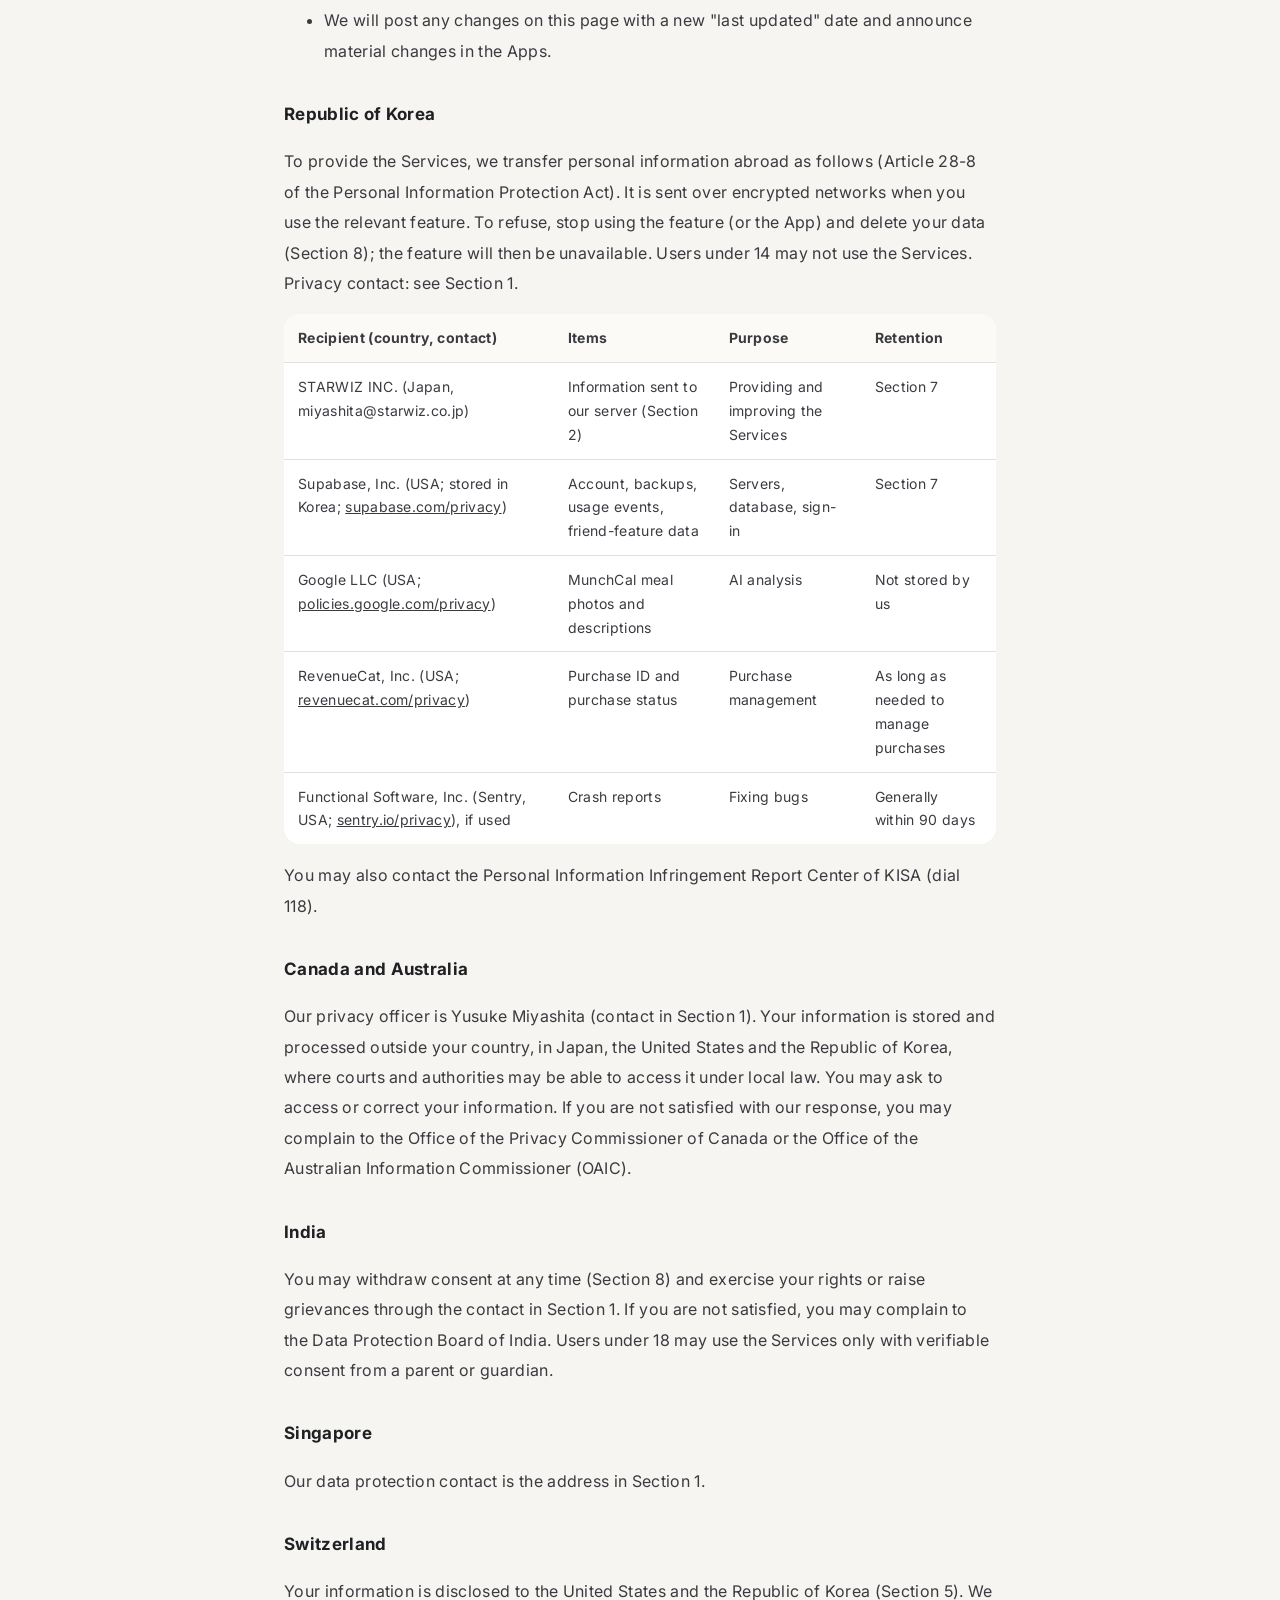
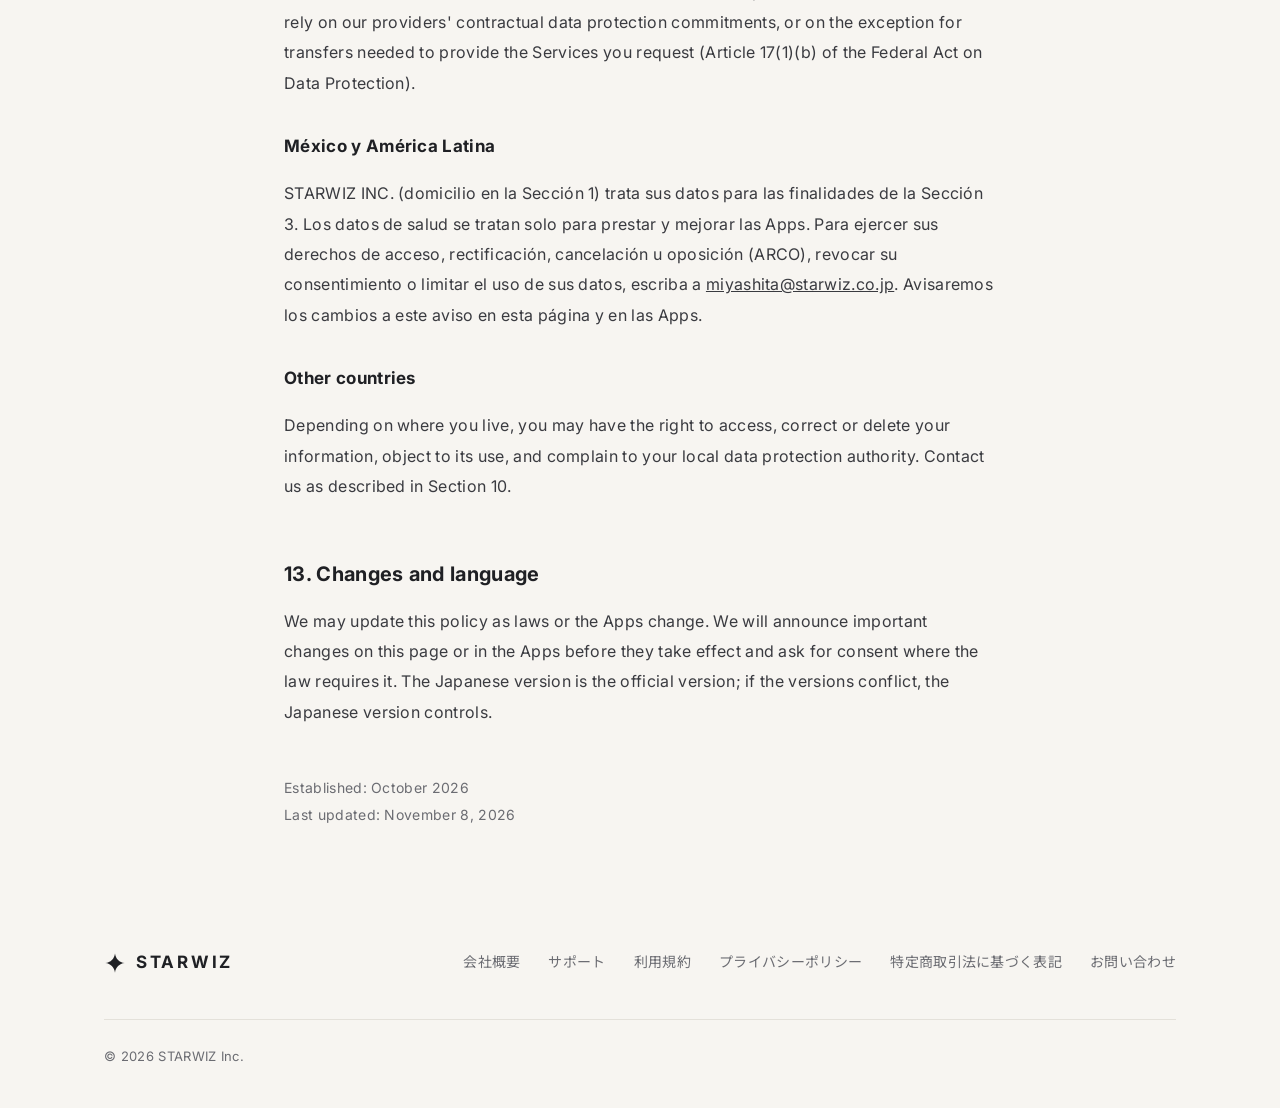
<file: privacy.html>
<!doctype html>
<html lang="ja">
<head>
<meta charset="utf-8">
<meta name="viewport" content="width=device-width,initial-scale=1">
<title>プライバシーポリシー | 株式会社スターウィズ</title>
<meta name="description" content="株式会社スターウィズのアプリ（MunchCal・Sofafit・CozySide）とウェブサイトのプライバシーポリシーです。Privacy Policy for STARWIZ INC. apps and website.">
<meta property="og:title" content="株式会社スターウィズ | STARWIZ Inc.">
<meta property="og:description" content="毎日を、少し楽しくするアプリを。">
<meta property="og:type" content="website">
<meta name="theme-color" content="#F7F5F1">
<link rel="icon" href="img/favicon.svg" type="image/svg+xml">
<link rel="icon" href="img/favicon-48.png" sizes="48x48" type="image/png">
<link rel="apple-touch-icon" href="img/apple-touch-icon.png">
<link rel="preconnect" href="https://fonts.googleapis.com">
<link rel="preconnect" href="https://fonts.gstatic.com" crossorigin>
<link href="https://fonts.googleapis.com/css2?family=Inter:wght@400;500;600;700&family=Noto+Sans+JP:wght@400;500;700&display=swap" rel="stylesheet">
<link rel="stylesheet" href="style.css">
<meta property="og:image" content="https://starwiz.co.jp/img/og.png">
<meta property="og:image:width" content="1200">
<meta property="og:image:height" content="630">
<meta name="twitter:card" content="summary_large_image">
<meta name="twitter:image" content="https://starwiz.co.jp/img/og.png">
</head>
<body>

<header class="site-header">
  <div class="wrap">
    <a class="logo" href="./" aria-label="STARWIZ ホーム"><svg viewBox="0 0 24 24" aria-hidden="true"><path d="M12 1.5c.6 5.6 4.9 9.9 10.5 10.5-5.6.6-9.9 4.9-10.5 10.5C11.4 16.9 7.1 12.6 1.5 12 7.1 11.4 11.4 7.1 12 1.5z" fill="currentColor"/></svg>STARWIZ</a>
    <nav class="nav">
      <a href="./#apps">開発中のアプリ</a>
      <a href="company.html">会社概要</a>
      <a class="btn-s" href="./#contact">お問い合わせ</a>
    </nav>
  </div>
</header>

<main class="page">
<div class="en">Privacy Policy</div>
<h1>プライバシーポリシー</h1>
<div class="langs"><a href="#ja" lang="ja">日本語</a><a href="#en" lang="en">English</a></div>

<section id="ja" lang="ja">
<p class="lead">株式会社スターウィズ（以下「当社」）が、アプリ「MunchCal（マンチカル）」「Sofafit（ソファフィット）」「CozySide」（以下「本アプリ」）と当社のウェブサイト（あわせて「本サービス」）で、利用者の情報をどう扱うかの説明です。</p>

<h2>要点</h2>
<ul>
<li>記録は、原則として<strong>あなたの端末の中</strong>に保存します。ログインした場合だけ、バックアップを当社のサーバーに保存します。</li>
<li>個人情報を販売しません。広告には使わず、他社のアプリ・サイトをまたいだ追跡もしません。</li>
<li>食事・体重・運動・気分などの健康に関わる情報を、広告やマーケティングに使いません。</li>
<li>MunchCalの食事の写真は、AIで解析するために送るだけで、保存しません。AIの学習にも使いません。</li>
<li>アカウントとデータは、アプリの中からいつでも削除できます（<a href="#delete">第8章</a>）。</li>
</ul>

<h2>1. 事業者と窓口</h2>
<p>株式会社スターウィズ（STARWIZ INC.）<br>〒107-0062　東京都港区南青山二丁目2番15号<br>代表取締役・個人情報の責任者：宮下雄輔<br>お問い合わせ・苦情：<a href="mailto:miyashita@starwiz.co.jp">miyashita@starwiz.co.jp</a></p>

<h2>2. 扱う情報</h2>
<div class="tbl"><table>
<tr><th>情報</th><th>置き場所・送り先</th></tr>
<tr><td><strong>アプリに入れた記録</strong>：最初の質問の答え（年齢・性別・身長・体重・目標など）、食事・体重・水の記録（MunchCal）、運動の記録（Sofafit）、習慣・ふりかえり（日記）・気分の記録（CozySide）、相棒やペットの名前・設定</td><td>端末。ログインした場合は、バックアップとして当社のサーバーにも保存します</td></tr>
<tr><td><strong>けがのある部位</strong>（Sofafit）</td><td>端末の中だけ。当社は受け取りません</td></tr>
<tr><td><strong>食事の写真・文章</strong>（MunchCal。AIでの解析を使うときだけ）</td><td>当社のサーバーを通して、GoogleのAI（Gemini API）へ送ります。保存しません（第4章）</td></tr>
<tr><td><strong>歩数</strong>（MunchCal。iPhoneで許可した場合だけ）</td><td>端末の中だけ（第4章）</td></tr>
<tr><td><strong>アカウント</strong>（ログインした場合だけ）：メールアドレス、ログインの方法、お知らせメールの設定。Apple・Googleから名前などが渡された場合はそれも</td><td>当社のサーバー</td></tr>
<tr><td><strong>購入の情報</strong>：プラン・期限・購入管理用の番号（カード番号などは受け取りません）</td><td>RevenueCat、当社のサーバー</td></tr>
<tr><td><strong>利用状況</strong>：端末ごとのランダムな番号、操作の種類と日時、OS、アプリのバージョンなど（名前・写真・入力した文章は含めません）。CozySideの最初の質問の答えは、設定で同意した場合だけ含めます</td><td>当社のサーバー</td></tr>
<tr><td><strong>端末の識別番号・表示言語</strong>（MunchCal。AIの回数を数えるため）</td><td>当社のサーバー</td></tr>
<tr><td><strong>友だち機能</strong>（CozySide）：招待コード、友だちに見せる情報（ペットの名前・種類・なかよし度など）</td><td>当社のサーバー。コードを渡した相手のアプリに表示されます</td></tr>
<tr><td><strong>不具合の情報</strong>：エラーの内容、機種・OS、通信の記録（IPアドレス・日時）</td><td>当社のサーバー、Sentry（使う場合）</td></tr>
<tr><td><strong>お問い合わせ</strong>：メールアドレス、お名前、内容</td><td>当社</td></tr>
</table></div>
<p class="note">カメラ・写真・通知は、許可した場合だけ端末の中で使います。位置情報・連絡先・マイク・広告用の識別子（IDFAなど）は使いません。当社のウェブサイトは、Cookieや閲覧の解析を使っていません。</p>

<h2>3. 使う目的</h2>
<ol>
<li>本アプリの機能の提供（記録の保存・表示、栄養の推定、運動や習慣の案内、バックアップ、友だち機能）</li>
<li>購入の確認と、有料の機能の提供</li>
<li>本アプリの改善と不具合の調査</li>
<li>不正な利用の防止と、安全の確保</li>
<li>お問い合わせやご請求への対応、規約の変更などの大切なお知らせ</li>
<li>ログインした方への、新しい機能やキャンペーンのお知らせメール（いつでも止められます。第8章）</li>
<li>法令に基づく対応</li>
</ol>

<h2>4. 健康の情報とAI</h2>
<ul>
<li><strong>健康の情報</strong>：本アプリの機能と改善のためだけに使います。広告・マーケティングに使わず、販売しません。お知らせメールにも使いません。</li>
<li><strong>AIでの解析（MunchCal）</strong>：写真や文章を送る前に、アプリの中で同意をいただきます。同意しなくても手入力で記録でき、同意は設定でいつでも取り消せます。当社は写真・文章を保存せず、AIの学習にも使いません。当社はGemini APIを有料で使っており、Googleの規約により、送った内容はGoogleの製品の改善に使われません（Googleが不正防止のため一定期間記録することはあります）。</li>
<li><strong>Appleの「ヘルスケア」（MunchCal）</strong>：許可した場合だけ、<strong>歩数だけ</strong>（今日と過去4週間の日ごとの歩数）を読み取り、画面に表示します。歩数は端末の外へ送らず、保存もしません。ヘルスケアへの書き込み、広告・マーケティングへの利用、第三者への提供・販売はしません。許可は「ヘルスケア」App →プロフィール →「App」→「MunchCal」で取り消せます。</li>
<li>AIの推定や目安は、医療・診断には使えません（<a href="terms.html">利用規約</a>）。</li>
<li>米国の方の健康の情報については、「<a href="consumer-health-privacy.html" lang="en">Consumer Health Data Privacy Policy</a>」もご覧ください。</li>
</ul>

<h2>5. 外部の事業者</h2>
<p>当社は、次の事業者に情報の取扱いを任せています（委託）。各社とは、本ポリシーと同じ水準で情報を守る契約・規約を結んでいます。</p>
<div class="tbl"><table>
<tr><th>事業者（国）</th><th>任せること</th><th>扱う情報</th></tr>
<tr><td>Supabase, Inc.（米国。保存先は韓国・ソウル）</td><td>サーバー・データベース・ログイン・メールの送信</td><td>第2章で「当社のサーバー」と書いた情報</td></tr>
<tr><td>Google LLC（米国）</td><td>AIでの解析（MunchCal）</td><td>食事の写真・文章</td></tr>
<tr><td>RevenueCat, Inc.（米国）</td><td>購入の管理</td><td>購入の情報、端末とアプリの基本的な情報</td></tr>
<tr><td>Functional Software, Inc.（Sentry。米国）※使う場合</td><td>不具合の報告</td><td>エラーの内容、機種・OS（名前や記録の中身は送りません）</td></tr>
<tr><td>GitHub, Inc.・Google LLC（米国）</td><td>ウェブサイトの公開・文字の表示（Google Fonts）</td><td>閲覧した端末のIPアドレスなど</td></tr>
</table></div>
<ul>
<li><strong>外国での取扱い</strong>：上の情報は米国・大韓民国で扱われます。各国の制度は、個人情報保護委員会の「<a href="https://www.ppc.go.jp/personalinfo/legal/kaiseihogohou/#gaikoku">外国における個人情報の保護に関する制度等の調査</a>」で確かめられます。当社は、委託先が日本の法律に相当する措置を続けてとるよう契約で定め、定期的に確かめています。くわしい内容（個人情報保護法施行規則第18条第3項の事項）は、お求めがあればお知らせします。</li>
<li><strong>外部送信</strong>：この表と第2章は、電気通信事業法第27条の12に基づく公表（端末から送る情報・送り先・目的）を兼ねます。</li>
<li>アプリの配信・支払い、Apple・Googleでのログインで各社が扱う情報は、各社のプライバシーポリシーに従います。</li>
</ul>

<h2>6. 第三者への提供</h2>
<p>法令で認められる場合を除き、ご本人の同意なく第三者に提供しません。CozySideの友だち機能で、あなたがコードを渡した相手に情報が表示されるのは、あなた自身の操作によるものです。合併・事業の譲渡のときは、引き継ぐ会社に移ることがあります（本ポリシーと同じ水準で扱います）。</p>

<h2>7. 保存期間</h2>
<div class="tbl"><table>
<tr><th>情報</th><th>期間</th></tr>
<tr><td>端末の中の記録</td><td>アプリの中で消すか、アプリを削除するまで</td></tr>
<tr><td>アカウントとバックアップ</td><td>削除するまで</td></tr>
<tr><td>食事の写真・文章</td><td>保存しません</td></tr>
<tr><td>利用状況、友だち機能の情報</td><td>目的に必要な間</td></tr>
<tr><td>そのほか（不具合の情報、購入の情報、お問い合わせなど）</td><td>目的に必要な間と、法令で必要な期間</td></tr>
</table></div>

<h2 id="delete">8. 削除・止め方</h2>
<div class="tbl"><table>
<tr><th>アプリ</th><th>アカウントとデータの削除</th></tr>
<tr><td>MunchCal</td><td>設定 →「アカウント」→「アカウントを削除」（ログイン中の方。端末の記録はアプリを削除すると消えます）</td></tr>
<tr><td>Sofafit</td><td>設定のいちばん下の「データについて」→「アカウントとデータを削除」</td></tr>
<tr><td>CozySide</td><td>設定 →「データ」→「アカウントとデータを削除」</td></tr>
</table></div>
<ul>
<li>削除すると、当社のサーバーのバックアップ・利用状況・友だち機能の情報も消えます。アカウントは当社のアプリで共通のため、ほかのアプリでも削除するとログインの情報が消えます。購入の記録（ストアとRevenueCatが管理）は残ります。</li>
<li>アプリを使えない場合は、件名「データ削除の依頼」で、アプリ名とログインの方法を書いて<a href="mailto:miyashita@starwiz.co.jp">miyashita@starwiz.co.jp</a>へお送りください。</li>
<li><strong>削除しても有料プランは解約されません。</strong>App Store・Google Playで解約してください。</li>
<li><strong>止め方</strong>：AIでの解析はアプリの設定で、歩数はヘルスケアAppで、利用状況の送信はSofafit・CozySideの設定「利用状況を送る」で（MunchCalは窓口へご連絡ください）、お知らせメールは各メールの「配信停止」かアプリの設定で、バックアップはログアウトで止まります。</li>
</ul>

<h2>9. 安全管理のための措置</h2>
<ul>
<li><strong>基本方針・決まり</strong>：法令とガイドラインを守り、取得から削除までの扱い方を決め、端末の外へ送る情報を必要なものに限っています。</li>
<li><strong>組織・人</strong>：個人データを扱う者を限り、責任者が確かめます。</li>
<li><strong>物理</strong>：扱う機器を決めた者だけが使い、紛失・盗難を防ぎます。</li>
<li><strong>技術</strong>：通信を暗号化し、データベースは利用者が自分のデータだけを扱えるよう制限しています。</li>
<li><strong>外的環境の把握</strong>：第5章の国（米国・大韓民国）の制度を把握したうえで措置をとっています。</li>
<li>漏えいなどが起きたときは、法令に従って監督機関とご本人にお知らせします。</li>
</ul>

<h2>10. 開示などのご請求</h2>
<p>ご本人の情報の利用目的の通知・開示（第三者提供の記録を含みます）・訂正・削除・利用停止・第三者提供の停止は、件名「個人情報の開示等の請求」で、アプリ名と内容を書いて第1章の窓口へメールでお送りください。ご本人（代理人の場合はその権限）を確かめたうえで、遅滞なく対応します。手数料はいただきません。</p>

<h2>11. 年齢</h2>
<p>本サービスは13歳未満の方を対象としていません。13歳未満の方の情報と分かった場合は削除します。18歳未満の方は、保護者の同意を得てからご利用ください。</p>

<h2>12. 国・地域ごとの情報</h2>
<p class="note">お住まいの国・地域の法律で認められた権利（確認・訂正・削除・同意の取り消し、監督機関への申し立てなど）は、本ポリシーで制限されません。くわしくは英語版の第12章をご覧ください。本サービスは、EU・EEA・英国では提供していません。</p>
<ul>
<li><strong>大韓民国</strong>：国外への移転の内容（移転先・項目・時期・目的・期間・拒み方）を、英語版の第12章に表で示しています。14歳未満の方は利用できません。</li>
<li><strong>米国・カナダ・オーストラリア・インド・シンガポール・スイス・メキシコ</strong>：各国の法律で求められる内容を、英語版の第12章に書いています。</li>
</ul>

<h2>13. 改定・言語</h2>
<p>法令やアプリの変更にあわせて本ポリシーを改定することがあります。大切な変更は、効力が生じる前にこのページやアプリでお知らせし、法令で必要なときは同意をいただきます。日本語版を正本とします。</p>

<p class="note" style="margin-top:48px">制定日：2026年10月<br>改定日：2026年11月8日</p>
</section>

<hr>

<section id="en" lang="en">
<div class="en" style="margin-top:56px">English</div>
<h1>Privacy Policy</h1>
<p class="lead">This policy explains how STARWIZ INC. ("we," "us") handles information about people who use our apps MunchCal, Sofafit and CozySide (the "Apps") and our website (together, the "Services").</p>

<h2>Key points</h2>
<ul>
<li>Your records are stored <strong>on your device</strong> by default. Backups are stored on our server only if you sign in.</li>
<li>We do not sell personal information. We do not use it for advertising or track you across other companies' apps or websites.</li>
<li>We never use health-related information (meals, weight, workouts, mood and so on) for advertising or marketing.</li>
<li>MunchCal sends meal photos only so AI can analyze them. We do not store them or use them to train AI.</li>
<li>You can delete your account and data in each App at any time (<a href="#delete-en">Section 8</a>).</li>
</ul>

<h2>1. Who we are</h2>
<p>STARWIZ INC. (株式会社スターウィズ)<br>2-2-15 Minami-Aoyama, Minato-ku, Tokyo 107-0062, Japan<br>Representative Director and person responsible for privacy: Yusuke Miyashita<br>Questions and complaints: <a href="mailto:miyashita@starwiz.co.jp">miyashita@starwiz.co.jp</a></p>

<h2>2. Information we handle</h2>
<div class="tbl"><table>
<tr><th>Information</th><th>Where it is kept or sent</th></tr>
<tr><td><strong>Records you enter</strong>: setup answers (age, sex, height, weight, goals and similar), meal, weight and water records (MunchCal), workout records (Sofafit), habits, journal entries and moods (CozySide), your companion's or pet's name and settings</td><td>Your device. If you sign in, also our server as a backup</td></tr>
<tr><td><strong>Injury areas</strong> (Sofafit)</td><td>Your device only. We never receive them</td></tr>
<tr><td><strong>Meal photos and descriptions</strong> (MunchCal, only when you use AI analysis)</td><td>Sent through our server to Google's AI (Gemini API). Not stored (Section 4)</td></tr>
<tr><td><strong>Step counts</strong> (MunchCal, iPhone, only if you allow it)</td><td>Your device only (Section 4)</td></tr>
<tr><td><strong>Account</strong> (only if you sign in): email address, sign-in method, email preferences, and any name Apple or Google provides</td><td>Our server</td></tr>
<tr><td><strong>Purchases</strong>: plan, expiry and a purchase ID (we never receive card numbers)</td><td>RevenueCat and our server</td></tr>
<tr><td><strong>Usage events</strong>: a random per-device ID, what you did and when, OS and app version (no names, photos or text you type). CozySide setup answers are included only if you agree in Settings</td><td>Our server</td></tr>
<tr><td><strong>Device identifier and language</strong> (MunchCal, to count AI uses)</td><td>Our server</td></tr>
<tr><td><strong>Friend features</strong> (CozySide): invite code and what friends see (your pet's name, type, friendship level and similar)</td><td>Our server. Shown in the App of anyone you give your code to</td></tr>
<tr><td><strong>Diagnostics</strong>: error details, device model and OS, connection logs (IP address and time)</td><td>Our server, and Sentry if we use it</td></tr>
<tr><td><strong>Support emails</strong>: your email address, name and message</td><td>Us</td></tr>
</table></div>
<p class="note">Camera, photos and notifications are used on your device only if you allow them. We do not use location, contacts, the microphone or advertising identifiers (such as the IDFA). Our website uses no cookies or analytics.</p>

<h2>3. How we use information</h2>
<ol>
<li>To provide the Apps (saving and showing records, estimating nutrition, guiding workouts and habits, backups, friend features)</li>
<li>To verify purchases and provide paid features</li>
<li>To improve the Apps and fix bugs</li>
<li>To prevent abuse and keep the Services secure</li>
<li>To answer your questions and requests and send important notices, such as changes to our terms</li>
<li>To send news emails about features and offers to signed-in users (you can stop them at any time; Section 8)</li>
<li>To comply with the law</li>
</ol>

<h2>4. Health information and AI</h2>
<ul>
<li><strong>Health information</strong> is used only to provide and improve the Apps. We never use it for advertising or marketing, never sell it, and never use it in news emails.</li>
<li><strong>AI analysis (MunchCal)</strong>: we ask for your consent in the App before sending any photo or text. You can log meals by hand without consenting, and you can withdraw consent in Settings at any time. We do not store photos or text and do not use them to train AI. We use the paid Gemini API; under Google's terms, the content is not used to improve Google's products (Google may keep it for a limited time to prevent abuse).</li>
<li><strong>Apple Health (MunchCal)</strong>: only if you allow it, MunchCal reads <strong>step counts only</strong> (today and daily steps for the past four weeks) and shows them on screen. Steps never leave your device and are not stored. We do not write to Apple Health, use Health data for advertising or marketing, or share or sell it to third parties. Turn off access in the Health app: Profile &gt; Apps &gt; MunchCal.</li>
<li>AI estimates and targets are not medical advice (see our <a href="terms.html#en">Terms of Use</a>).</li>
<li>U.S. residents: see also our <a href="consumer-health-privacy.html">Consumer Health Data Privacy Policy</a>.</li>
</ul>

<h2>5. Service providers</h2>
<p>We use the following providers to process information on our behalf. Each is bound by contract or terms to protect it at the same or equal level as this policy.</p>
<div class="tbl"><table>
<tr><th>Provider (country)</th><th>Service</th><th>Information</th></tr>
<tr><td>Supabase, Inc. (USA; data stored in Seoul, Republic of Korea)</td><td>Servers, database, sign-in, sending emails</td><td>Information shown as "our server" in Section 2</td></tr>
<tr><td>Google LLC (USA)</td><td>AI analysis (MunchCal)</td><td>Meal photos and descriptions</td></tr>
<tr><td>RevenueCat, Inc. (USA)</td><td>Purchase management</td><td>Purchase information and basic device and app information</td></tr>
<tr><td>Functional Software, Inc. (Sentry, USA), if used</td><td>Crash reports</td><td>Error details, device model and OS (no names or record contents)</td></tr>
<tr><td>GitHub, Inc. and Google LLC (USA)</td><td>Website hosting and fonts (Google Fonts)</td><td>Visitors' IP addresses and similar</td></tr>
</table></div>
<p>This information is processed in the United States and the Republic of Korea. Apple and Google handle information for app distribution, payments and sign-in under their own privacy policies.</p>

<h2>6. Sharing with third parties</h2>
<p>We do not share personal information with third parties without your consent, except as permitted by law. Friend features show information to people you give your code to, at your choice. If our business is merged or transferred, information may pass to the successor, which must protect it at the same level as this policy.</p>

<h2>7. How long we keep information</h2>
<div class="tbl"><table>
<tr><th>Information</th><th>Period</th></tr>
<tr><td>Records on your device</td><td>Until you delete them in the App or delete the App</td></tr>
<tr><td>Account and backups</td><td>Until you delete them</td></tr>
<tr><td>Meal photos and descriptions</td><td>Not stored</td></tr>
<tr><td>Usage events and friend-feature data</td><td>As long as needed for these purposes</td></tr>
<tr><td>Other information (diagnostics, purchases, support emails)</td><td>As long as needed for its purpose and as required by law</td></tr>
</table></div>

<h2 id="delete-en">8. Deleting your data and opting out</h2>
<div class="tbl"><table>
<tr><th>App</th><th>Delete your account and data</th></tr>
<tr><td>MunchCal</td><td>Settings &gt; Account &gt; Delete account (signed-in users; records on your device are removed when you delete the App)</td></tr>
<tr><td>Sofafit</td><td>"About your data" at the bottom of Settings &gt; Delete account and data</td></tr>
<tr><td>CozySide</td><td>Settings &gt; Your data &gt; Delete account and data</td></tr>
</table></div>
<ul>
<li>Deleting also removes your backup, usage events and friend-feature data from our server. Because one account works across our Apps, your sign-in details are removed once you delete in every App. Purchase records kept by the stores and RevenueCat remain.</li>
<li>If you cannot use the App, email <a href="mailto:miyashita@starwiz.co.jp">miyashita@starwiz.co.jp</a> with the subject "Data deletion request," the App name and how you signed in.</li>
<li><strong>Deleting your data does not cancel a subscription.</strong> Cancel in the App Store or Google Play.</li>
<li><strong>Opting out</strong>: turn off AI analysis in MunchCal Settings, step access in the Health app, usage events in Sofafit and CozySide Settings ("Share usage data"; for MunchCal, contact us), news emails with the unsubscribe link in any email or in App settings, and backups by signing out.</li>
</ul>

<h2>9. Security</h2>
<p>We limit who can access personal data, encrypt connections, restrict database access so each user can reach only their own data, and take security measures based on the laws of the countries in Section 5. If a breach occurs, we will notify you and the authorities as required by law.</p>

<h2>10. Your requests</h2>
<p>To access, correct or delete your information, stop its use, or withdraw consent, email us at the address in Section 1 with the App name and your request. We will verify your identity and respond without undue delay, free of charge. We will not treat you differently for making a request.</p>

<h2>11. Age</h2>
<p>The Services are not directed to children under 13, and we do not knowingly collect their personal information. If we learn that we have, we will delete it. Users under 18 should use the Services with a parent's or guardian's consent.</p>

<h2>12. Regional information</h2>
<p class="note">Nothing in this policy limits rights you have under the laws where you live. We do not currently offer the Services in the EU, the EEA or the UK.</p>

<h3>United States</h3>
<ul>
<li>We do not sell personal information or share it for cross-context behavioral advertising. Any U.S. resident may ask to know, access, correct or delete their information as described in Section 10.</li>
<li>Washington, Nevada and Connecticut residents: see our <a href="consumer-health-privacy.html">Consumer Health Data Privacy Policy</a>.</li>
<li>Do Not Track: we do not track you across third-party sites or apps, and no third party does so through our Services, so we do not respond differently to Do Not Track signals.</li>
<li>We will post any changes on this page with a new "last updated" date and announce material changes in the Apps.</li>
</ul>

<h3>Republic of Korea</h3>
<p>To provide the Services, we transfer personal information abroad as follows (Article 28-8 of the Personal Information Protection Act). It is sent over encrypted networks when you use the relevant feature. To refuse, stop using the feature (or the App) and delete your data (Section 8); the feature will then be unavailable. Users under 14 may not use the Services. Privacy contact: see Section 1.</p>
<div class="tbl"><table>
<tr><th>Recipient (country, contact)</th><th>Items</th><th>Purpose</th><th>Retention</th></tr>
<tr><td>STARWIZ INC. (Japan, miyashita@starwiz.co.jp)</td><td>Information sent to our server (Section 2)</td><td>Providing and improving the Services</td><td>Section 7</td></tr>
<tr><td>Supabase, Inc. (USA; stored in Korea; <a href="https://supabase.com/privacy">supabase.com/privacy</a>)</td><td>Account, backups, usage events, friend-feature data</td><td>Servers, database, sign-in</td><td>Section 7</td></tr>
<tr><td>Google LLC (USA; <a href="https://policies.google.com/privacy">policies.google.com/privacy</a>)</td><td>MunchCal meal photos and descriptions</td><td>AI analysis</td><td>Not stored by us</td></tr>
<tr><td>RevenueCat, Inc. (USA; <a href="https://www.revenuecat.com/privacy">revenuecat.com/privacy</a>)</td><td>Purchase ID and purchase status</td><td>Purchase management</td><td>As long as needed to manage purchases</td></tr>
<tr><td>Functional Software, Inc. (Sentry, USA; <a href="https://sentry.io/privacy/">sentry.io/privacy</a>), if used</td><td>Crash reports</td><td>Fixing bugs</td><td>Generally within 90 days</td></tr>
</table></div>
<p>You may also contact the Personal Information Infringement Report Center of KISA (dial 118).</p>

<h3>Canada and Australia</h3>
<p>Our privacy officer is Yusuke Miyashita (contact in Section 1). Your information is stored and processed outside your country, in Japan, the United States and the Republic of Korea, where courts and authorities may be able to access it under local law. You may ask to access or correct your information. If you are not satisfied with our response, you may complain to the Office of the Privacy Commissioner of Canada or the Office of the Australian Information Commissioner (OAIC).</p>

<h3>India</h3>
<p>You may withdraw consent at any time (Section 8) and exercise your rights or raise grievances through the contact in Section 1. If you are not satisfied, you may complain to the Data Protection Board of India. Users under 18 may use the Services only with verifiable consent from a parent or guardian.</p>

<h3>Singapore</h3>
<p>Our data protection contact is the address in Section 1.</p>

<h3>Switzerland</h3>
<p>Your information is disclosed to the United States and the Republic of Korea (Section 5). We rely on our providers' contractual data protection commitments, or on the exception for transfers needed to provide the Services you request (Article 17(1)(b) of the Federal Act on Data Protection).</p>

<h3 lang="es">México y América Latina</h3>
<p lang="es">STARWIZ INC. (domicilio en la Sección 1) trata sus datos para las finalidades de la Sección 3. Los datos de salud se tratan solo para prestar y mejorar las Apps. Para ejercer sus derechos de acceso, rectificación, cancelación u oposición (ARCO), revocar su consentimiento o limitar el uso de sus datos, escriba a <a href="mailto:miyashita@starwiz.co.jp">miyashita@starwiz.co.jp</a>. Avisaremos los cambios a este aviso en esta página y en las Apps.</p>

<h3>Other countries</h3>
<p>Depending on where you live, you may have the right to access, correct or delete your information, object to its use, and complain to your local data protection authority. Contact us as described in Section 10.</p>

<h2>13. Changes and language</h2>
<p>We may update this policy as laws or the Apps change. We will announce important changes on this page or in the Apps before they take effect and ask for consent where the law requires it. The Japanese version is the official version; if the versions conflict, the Japanese version controls.</p>

<p class="note" style="margin-top:48px">Established: October 2026<br>Last updated: November 8, 2026</p>
</section>
</main>

<footer class="site-footer">
  <div class="wrap">
    <div class="foot-min">
      <a class="logo" href="./"><svg viewBox="0 0 24 24" aria-hidden="true"><path d="M12 1.5c.6 5.6 4.9 9.9 10.5 10.5-5.6.6-9.9 4.9-10.5 10.5C11.4 16.9 7.1 12.6 1.5 12 7.1 11.4 11.4 7.1 12 1.5z" fill="currentColor"/></svg>STARWIZ</a>
      <ul>
        <li><a href="company.html">会社概要</a></li>
        <li><a href="support.html">サポート</a></li>
        <li><a href="terms.html">利用規約</a></li>
        <li><a href="privacy.html">プライバシーポリシー</a></li>
        <li><a href="tokushoho.html">特定商取引法に基づく表記</a></li>
        <li><a href="mailto:miyashita@starwiz.co.jp">お問い合わせ</a></li>
      </ul>
    </div>
    <div class="copy"><span>© 2026 STARWIZ Inc.</span></div>
  </div>
</footer>

<script>(function(){var h=document.querySelector(".site-header");function f(){h.classList.toggle("scrolled",scrollY>8)}addEventListener("scroll",f,{passive:true});f()})()</script>
</body>
</html>
</file>
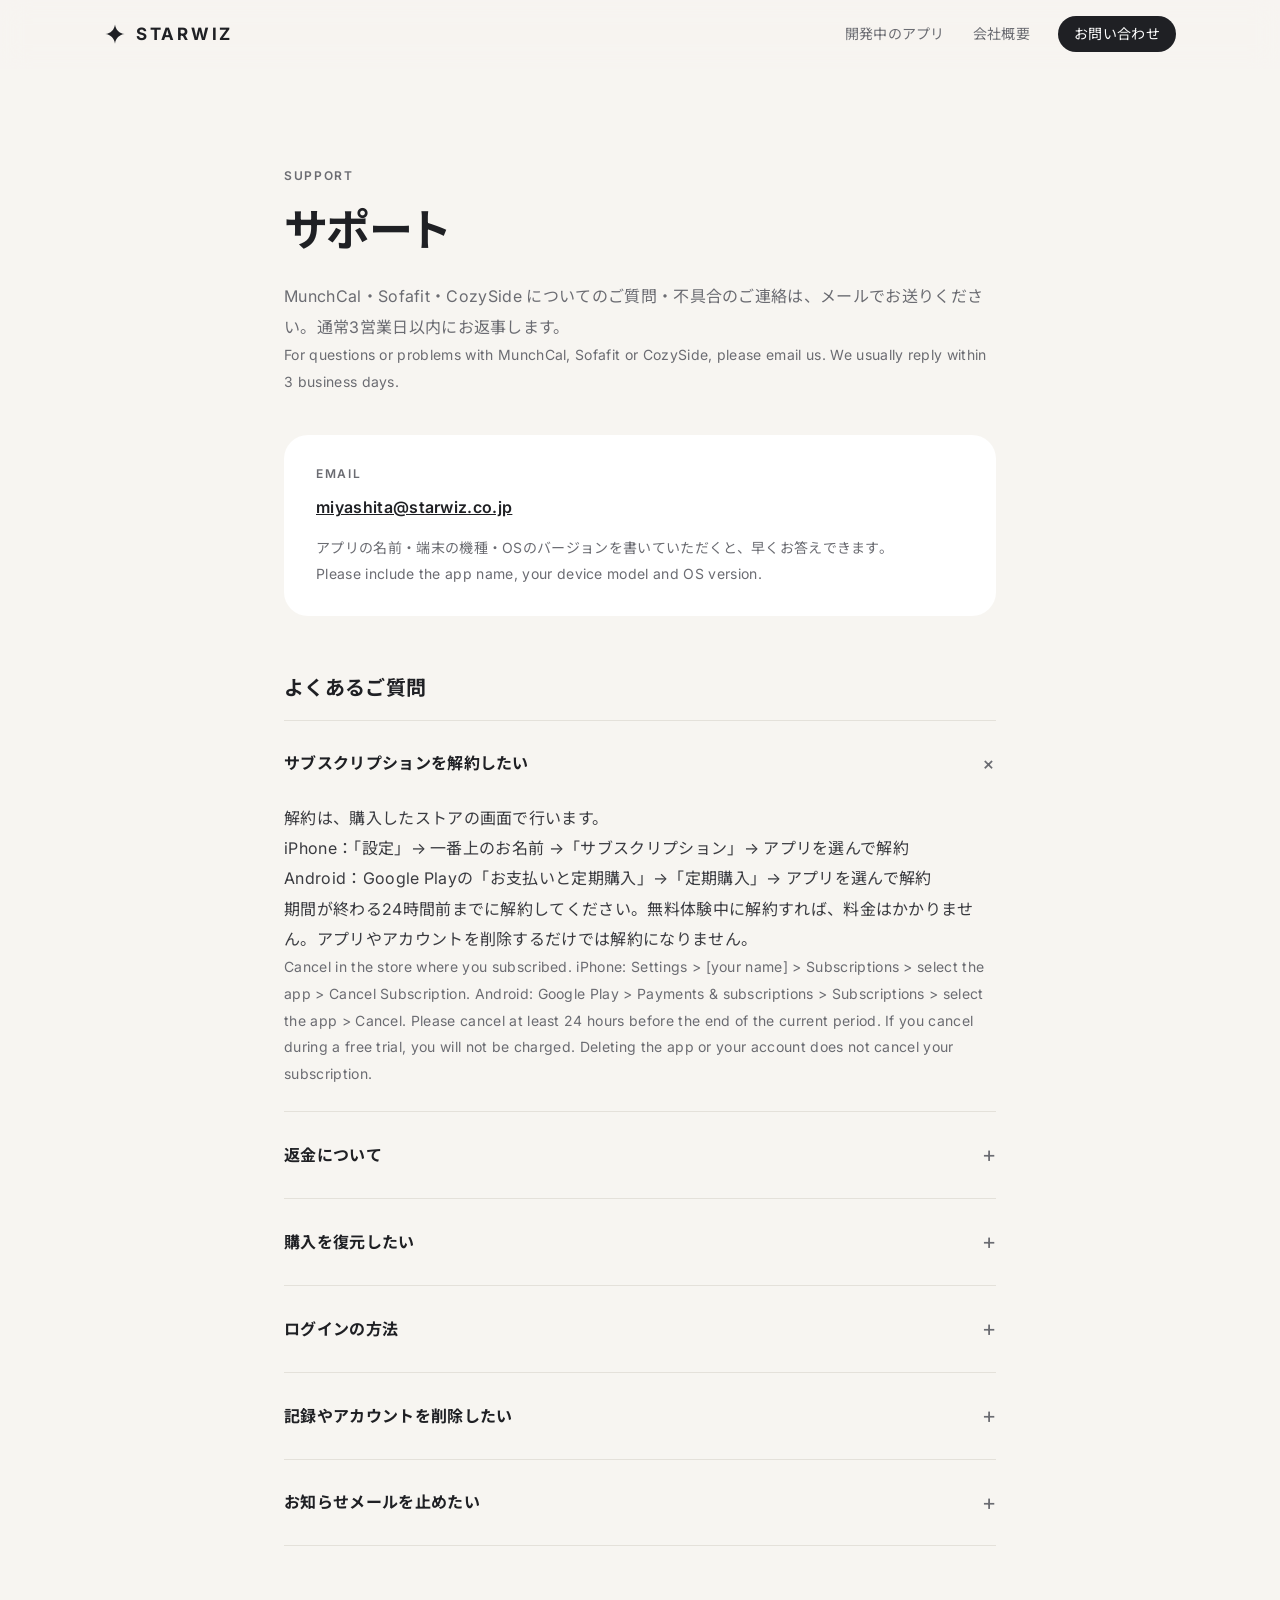
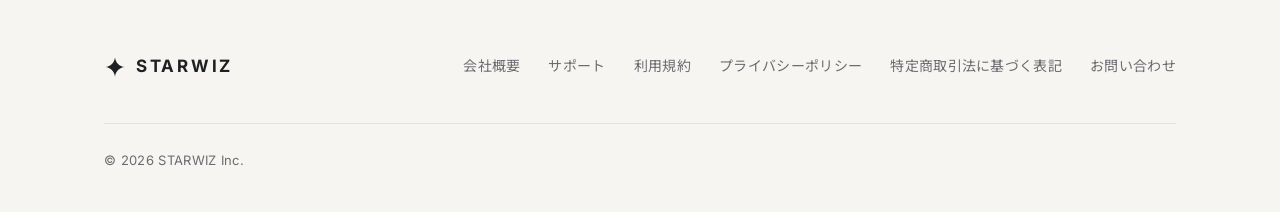
<file: support.html>
<!doctype html>
<html lang="ja">
<head>
<meta charset="utf-8">
<meta name="viewport" content="width=device-width,initial-scale=1">
<title>サポート | 株式会社スターウィズ</title>
<meta name="description" content="株式会社スターウィズのアプリ（MunchCal・Sofafit・CozySide）のサポートページです。">
<meta property="og:title" content="株式会社スターウィズ | STARWIZ Inc.">
<meta property="og:description" content="毎日を、少し楽しくするアプリを。">
<meta property="og:type" content="website">
<meta name="theme-color" content="#F7F5F1">
<link rel="icon" href="img/favicon.svg" type="image/svg+xml">
<link rel="icon" href="img/favicon-48.png" sizes="48x48" type="image/png">
<link rel="apple-touch-icon" href="img/apple-touch-icon.png">
<link rel="preconnect" href="https://fonts.googleapis.com">
<link rel="preconnect" href="https://fonts.gstatic.com" crossorigin>
<link href="https://fonts.googleapis.com/css2?family=Inter:wght@400;500;600;700&family=Noto+Sans+JP:wght@400;500;700&display=swap" rel="stylesheet">
<link rel="stylesheet" href="style.css">
<meta property="og:image" content="https://starwiz.co.jp/img/og.png">
<meta property="og:image:width" content="1200">
<meta property="og:image:height" content="630">
<meta name="twitter:card" content="summary_large_image">
<meta name="twitter:image" content="https://starwiz.co.jp/img/og.png">
</head>
<body>

<header class="site-header">
  <div class="wrap">
    <a class="logo" href="./" aria-label="STARWIZ ホーム"><svg viewBox="0 0 24 24" aria-hidden="true"><path d="M12 1.5c.6 5.6 4.9 9.9 10.5 10.5-5.6.6-9.9 4.9-10.5 10.5C11.4 16.9 7.1 12.6 1.5 12 7.1 11.4 11.4 7.1 12 1.5z" fill="currentColor"/></svg>STARWIZ</a>
    <nav class="nav">
      <a href="./#apps">開発中のアプリ</a>
      <a href="company.html">会社概要</a>
      <a class="btn-s" href="./#contact">お問い合わせ</a>
    </nav>
  </div>
</header>

<main class="page">
<div class="en">Support</div>
<h1>サポート</h1>
<p class="lead">MunchCal・Sofafit・CozySide についてのご質問・不具合のご連絡は、メールでお送りください。通常3営業日以内にお返事します。<span class="enl">For questions or problems with MunchCal, Sofafit or CozySide, please email us. We usually reply within 3 business days.</span></p>
<div class="box">
<div class="en" style="margin-bottom:6px">Email</div>
<a href="mailto:miyashita@starwiz.co.jp">miyashita@starwiz.co.jp</a>
<p style="margin:12px 0 0;font-size:14px;color:var(--sub)">アプリの名前・端末の機種・OSのバージョンを書いていただくと、早くお答えできます。<span class="enl">Please include the app name, your device model and OS version.</span></p>
</div>

<h2>よくあるご質問</h2>
<div class="faq">
<details open><summary>サブスクリプションを解約したい</summary>
<p>解約は、購入したストアの画面で行います。<br>iPhone：「設定」→ 一番上のお名前 →「サブスクリプション」→ アプリを選んで解約<br>Android：Google Playの「お支払いと定期購入」→「定期購入」→ アプリを選んで解約<br>期間が終わる24時間前までに解約してください。無料体験中に解約すれば、料金はかかりません。アプリやアカウントを削除するだけでは解約になりません。<span class="enl">Cancel in the store where you subscribed. iPhone: Settings &gt; [your name] &gt; Subscriptions &gt; select the app &gt; Cancel Subscription. Android: Google Play &gt; Payments &amp; subscriptions &gt; Subscriptions &gt; select the app &gt; Cancel. Please cancel at least 24 hours before the end of the current period. If you cancel during a free trial, you will not be charged. Deleting the app or your account does not cancel your subscription.</span></p></details>
<details><summary>返金について</summary>
<p>返金は、各ストアが判断して行います。当社からは返金できません。<br>App Store：<a href="https://reportaproblem.apple.com/">reportaproblem.apple.com</a> からお申し込みください。<br>Google Play：<a href="https://support.google.com/googleplay/answer/2479637">Google Play の返金についてのヘルプ</a>の手順でお申し込みください。<span class="enl">Refunds are decided and issued by each store under its own rules; we cannot issue refunds directly. App Store: request a refund at reportaproblem.apple.com. Google Play: follow the steps in Google Play's refund help page.</span></p></details>
<details><summary>購入を復元したい</summary>
<p>アプリの設定画面にある「購入を復元」を押してください。購入に使ったApple・Googleのアカウントでストアにログインしている必要があります。<span class="enl">Tap "Restore purchases" in the app's settings. You need to be signed in to the store with the Apple or Google account you used to purchase.</span></p></details>
<details><summary>ログインの方法</summary>
<p>「Appleで続ける」「Googleで続ける」「メールで続ける」のどれかでログインできます。メールの場合は、届いた6桁の番号を入力します（パスワードはありません）。ログインしなくてもアプリは使えます。<span class="enl">You can sign in with "Continue with Apple," "Continue with Google" or "Continue with email." With email, you sign in by entering the 6-digit code we send you (there is no password). You can use the apps without signing in.</span></p></details>
<details><summary>記録やアカウントを削除したい</summary>
<p>アプリの中から削除できます。<br>MunchCal：設定 →「アカウント」→「アカウントを削除」（ログイン中の方。端末の記録は、アプリを削除すると消えます）<br>Sofafit：設定のいちばん下の「データについて」→「アカウントとデータを削除」<br>CozySide：設定 →「データ」→「アカウントとデータを削除」<br>アプリを使えない場合や、MunchCalをログインせずに使っていた場合は、件名「データ削除の依頼」で、アプリ名とログイン方法（Apple・Google・メール）を書いて、上のアドレスへお送りください。削除しても有料プランは解約されません。詳しくは<a href="privacy.html#delete">プライバシーポリシー</a>をご覧ください。<span class="enl">You can delete your data in the app. MunchCal: Settings &gt; Account &gt; Delete account (signed-in users; records on your device are deleted when you delete the app). Sofafit: "About your data" at the bottom of Settings &gt; Delete account and data. CozySide: Settings &gt; Your data &gt; Delete account and data. If you cannot use the app, or if you used MunchCal without signing in, email us with the subject "Data deletion request," the app name and how you signed in (Apple, Google or email). Deleting your data does not cancel a subscription. See our <a href="privacy.html#delete-en">Privacy Policy</a>.</span></p></details>
<details><summary>お知らせメールを止めたい</summary>
<p>各メールの「配信停止」のリンクを押すか、アプリの設定でお知らせメールをオフにしてください。ログイン用の番号など、手続きのメールは引き続き届きます。<span class="enl">Use the unsubscribe link in any news email, or turn off news emails in the app's settings. Account emails such as sign-in codes will still be sent.</span></p></details>
</div>
</main>

<footer class="site-footer">
  <div class="wrap">
    <div class="foot-min">
      <a class="logo" href="./"><svg viewBox="0 0 24 24" aria-hidden="true"><path d="M12 1.5c.6 5.6 4.9 9.9 10.5 10.5-5.6.6-9.9 4.9-10.5 10.5C11.4 16.9 7.1 12.6 1.5 12 7.1 11.4 11.4 7.1 12 1.5z" fill="currentColor"/></svg>STARWIZ</a>
      <ul>
        <li><a href="company.html">会社概要</a></li>
        <li><a href="support.html">サポート</a></li>
        <li><a href="terms.html">利用規約</a></li>
        <li><a href="privacy.html">プライバシーポリシー</a></li>
        <li><a href="tokushoho.html">特定商取引法に基づく表記</a></li>
        <li><a href="mailto:miyashita@starwiz.co.jp">お問い合わせ</a></li>
      </ul>
    </div>
    <div class="copy"><span>© 2026 STARWIZ Inc.</span></div>
  </div>
</footer>

<script>(function(){var h=document.querySelector(".site-header");function f(){h.classList.toggle("scrolled",scrollY>8)}addEventListener("scroll",f,{passive:true});f()})()</script>
</body>
</html>
</file>
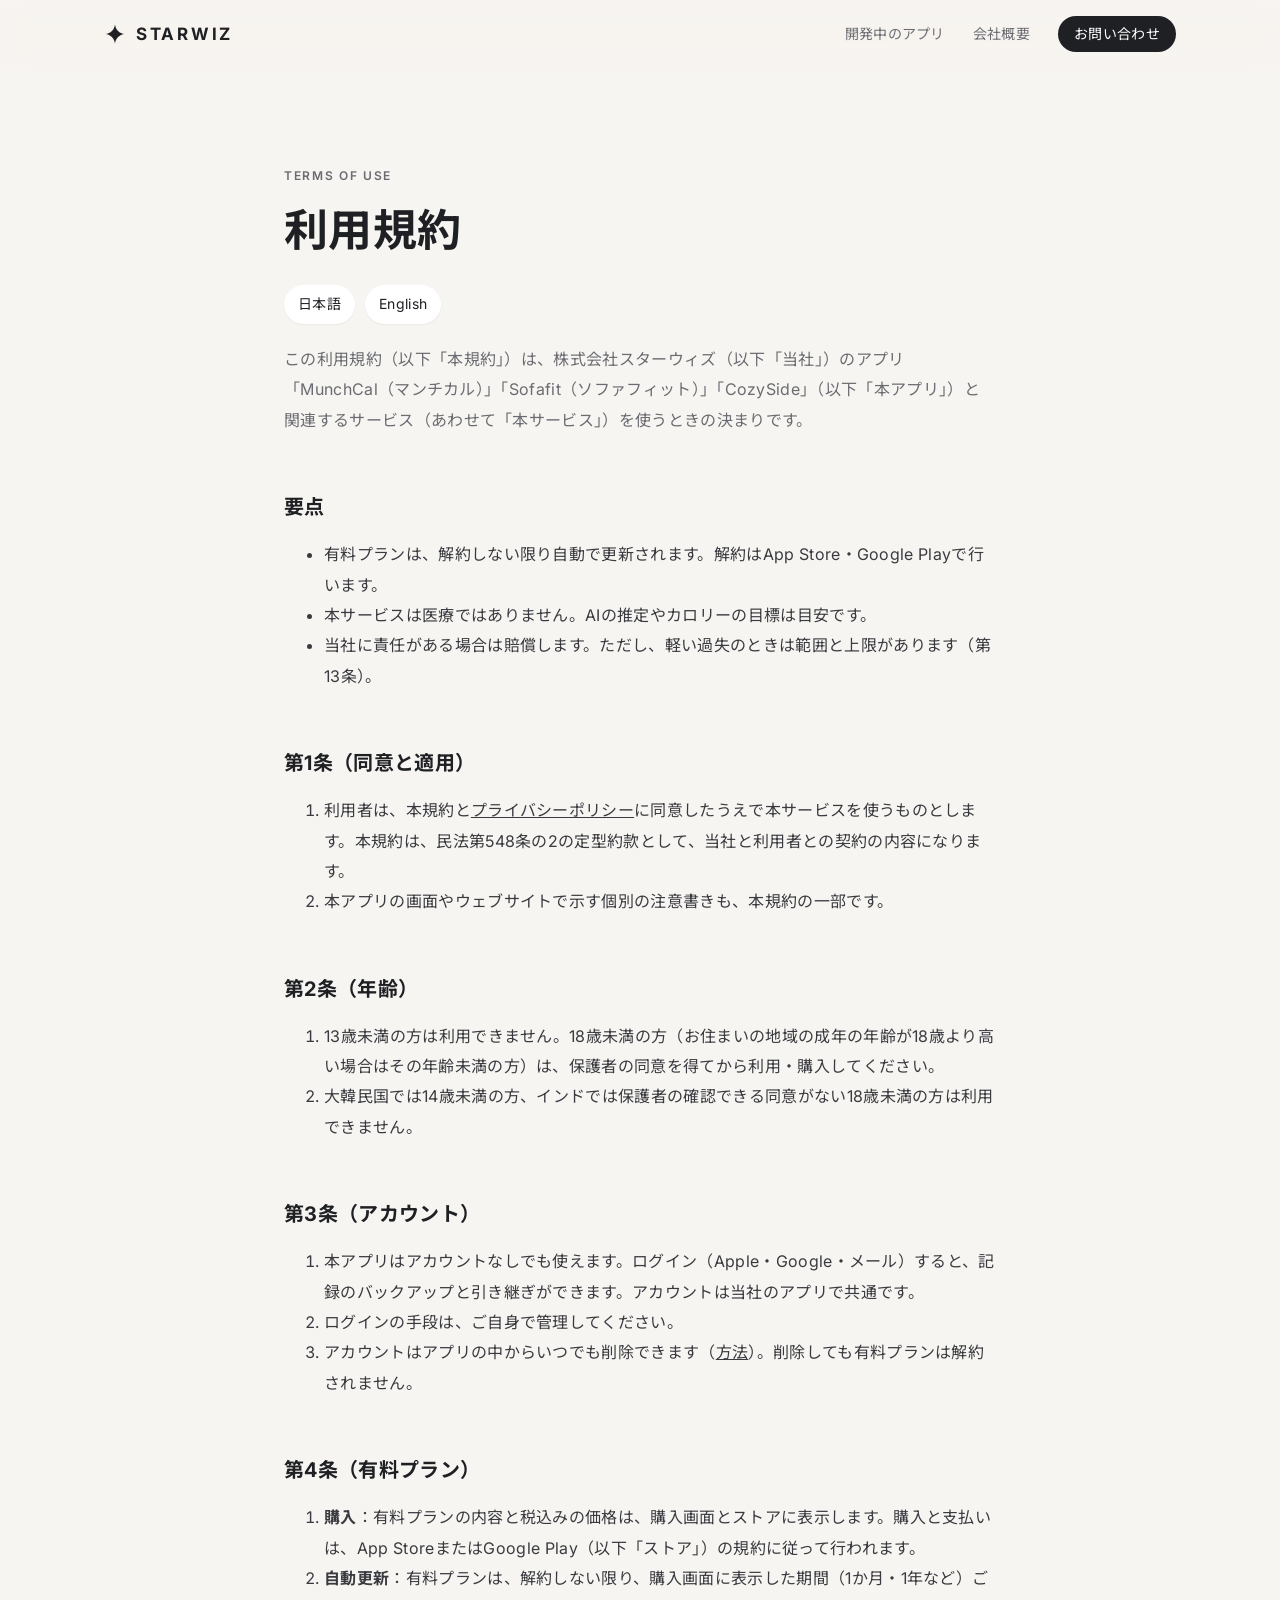
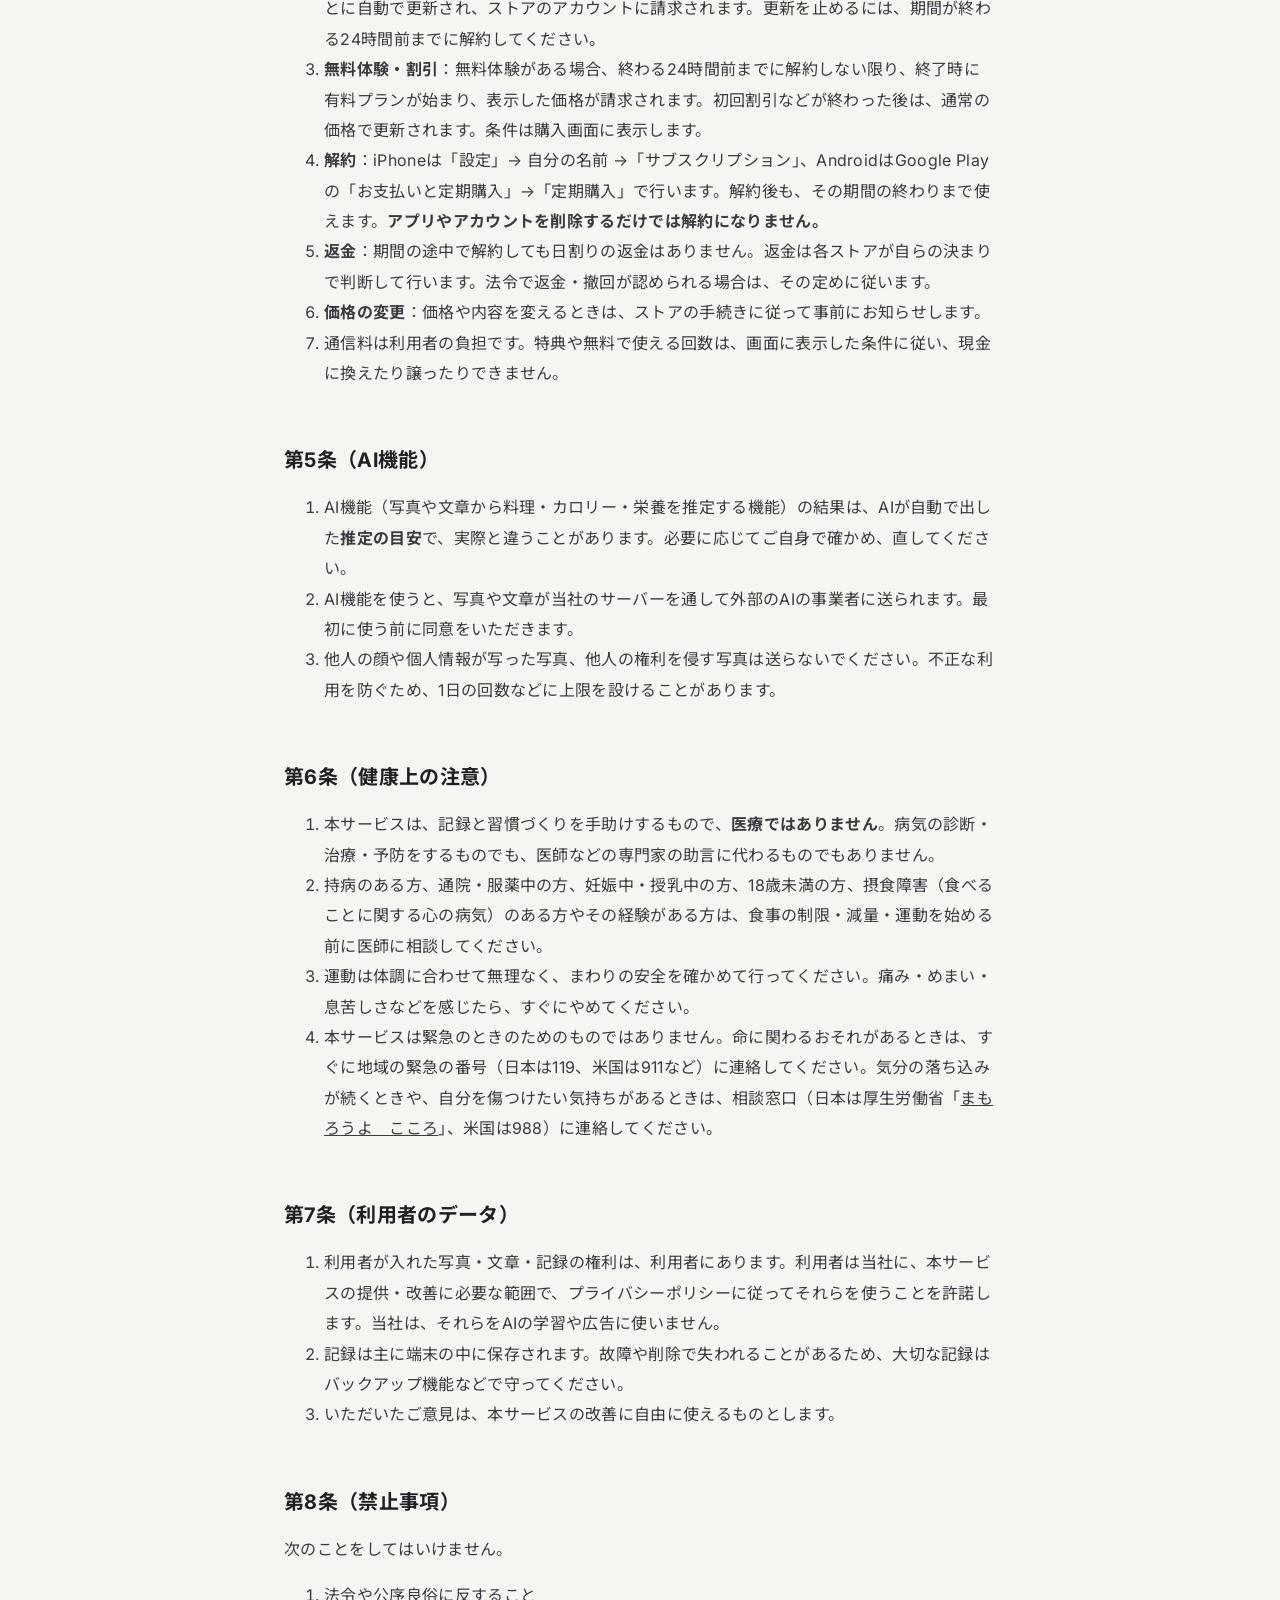
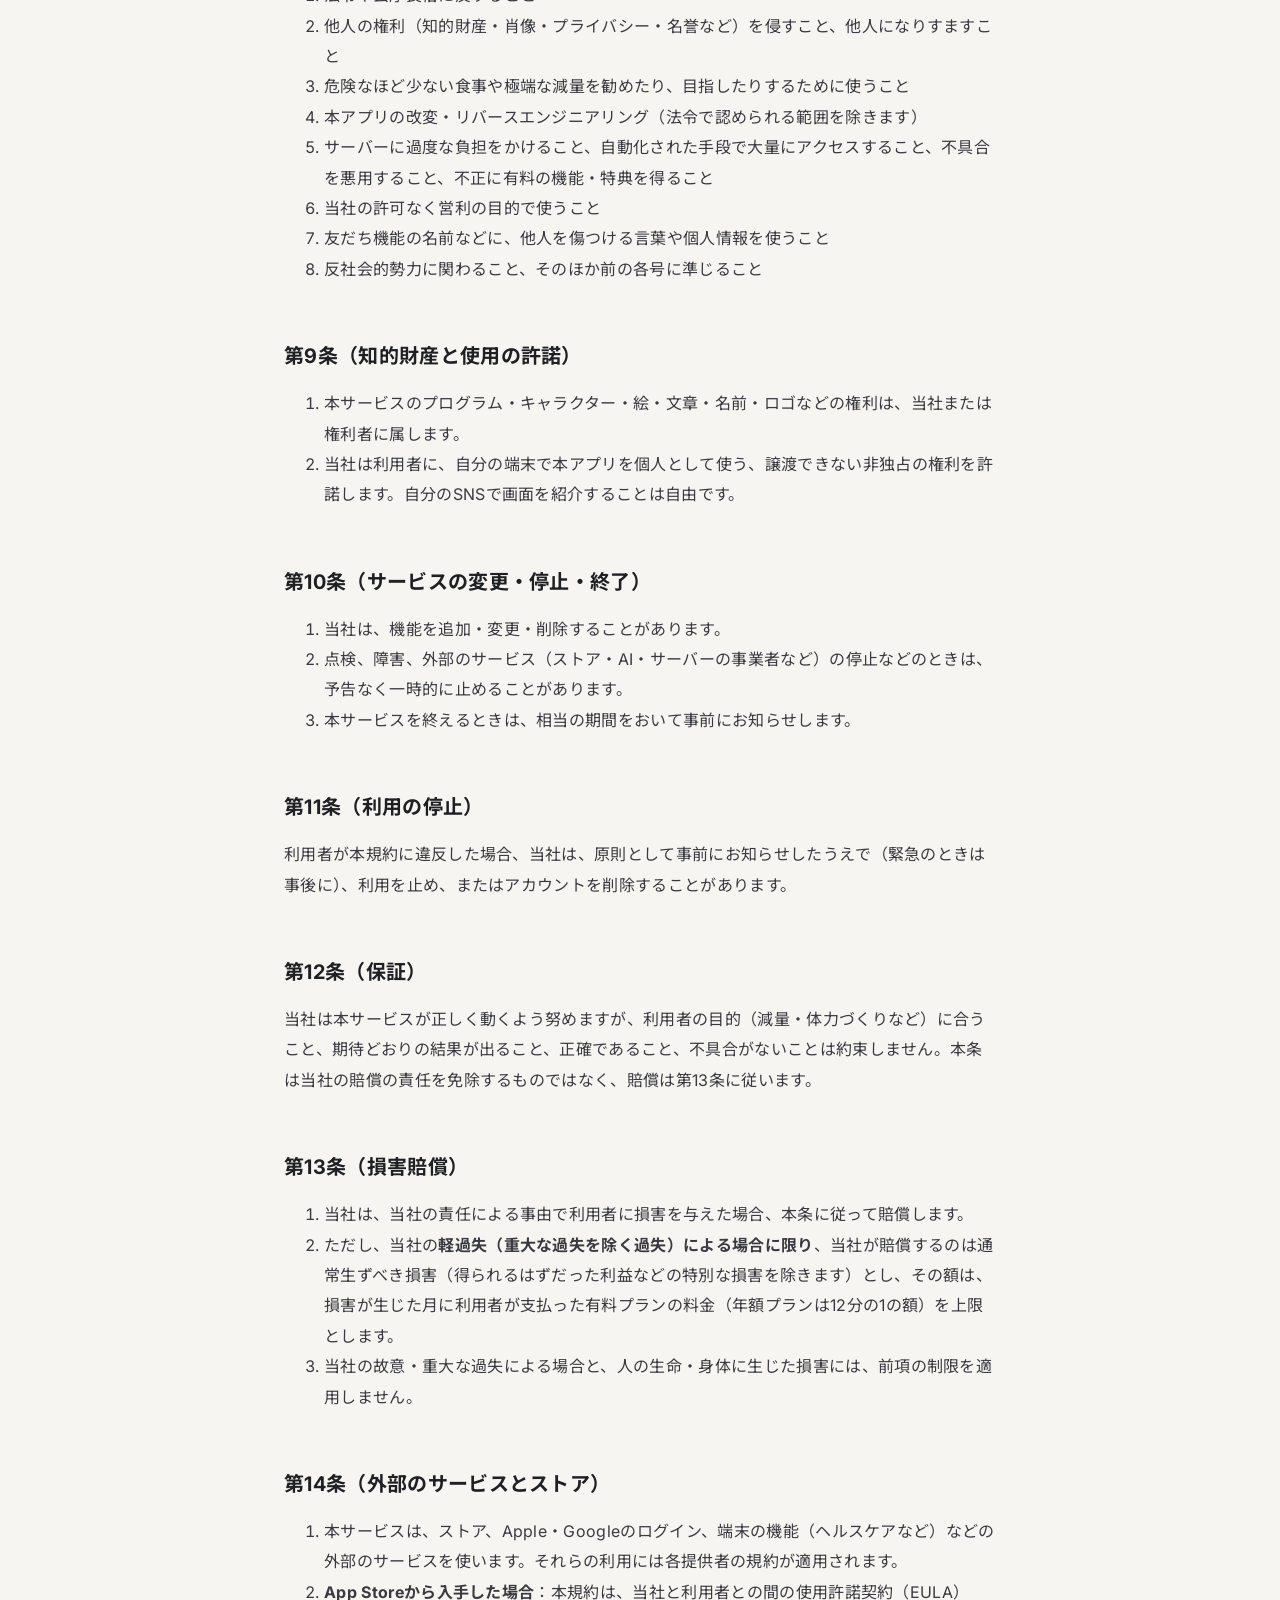
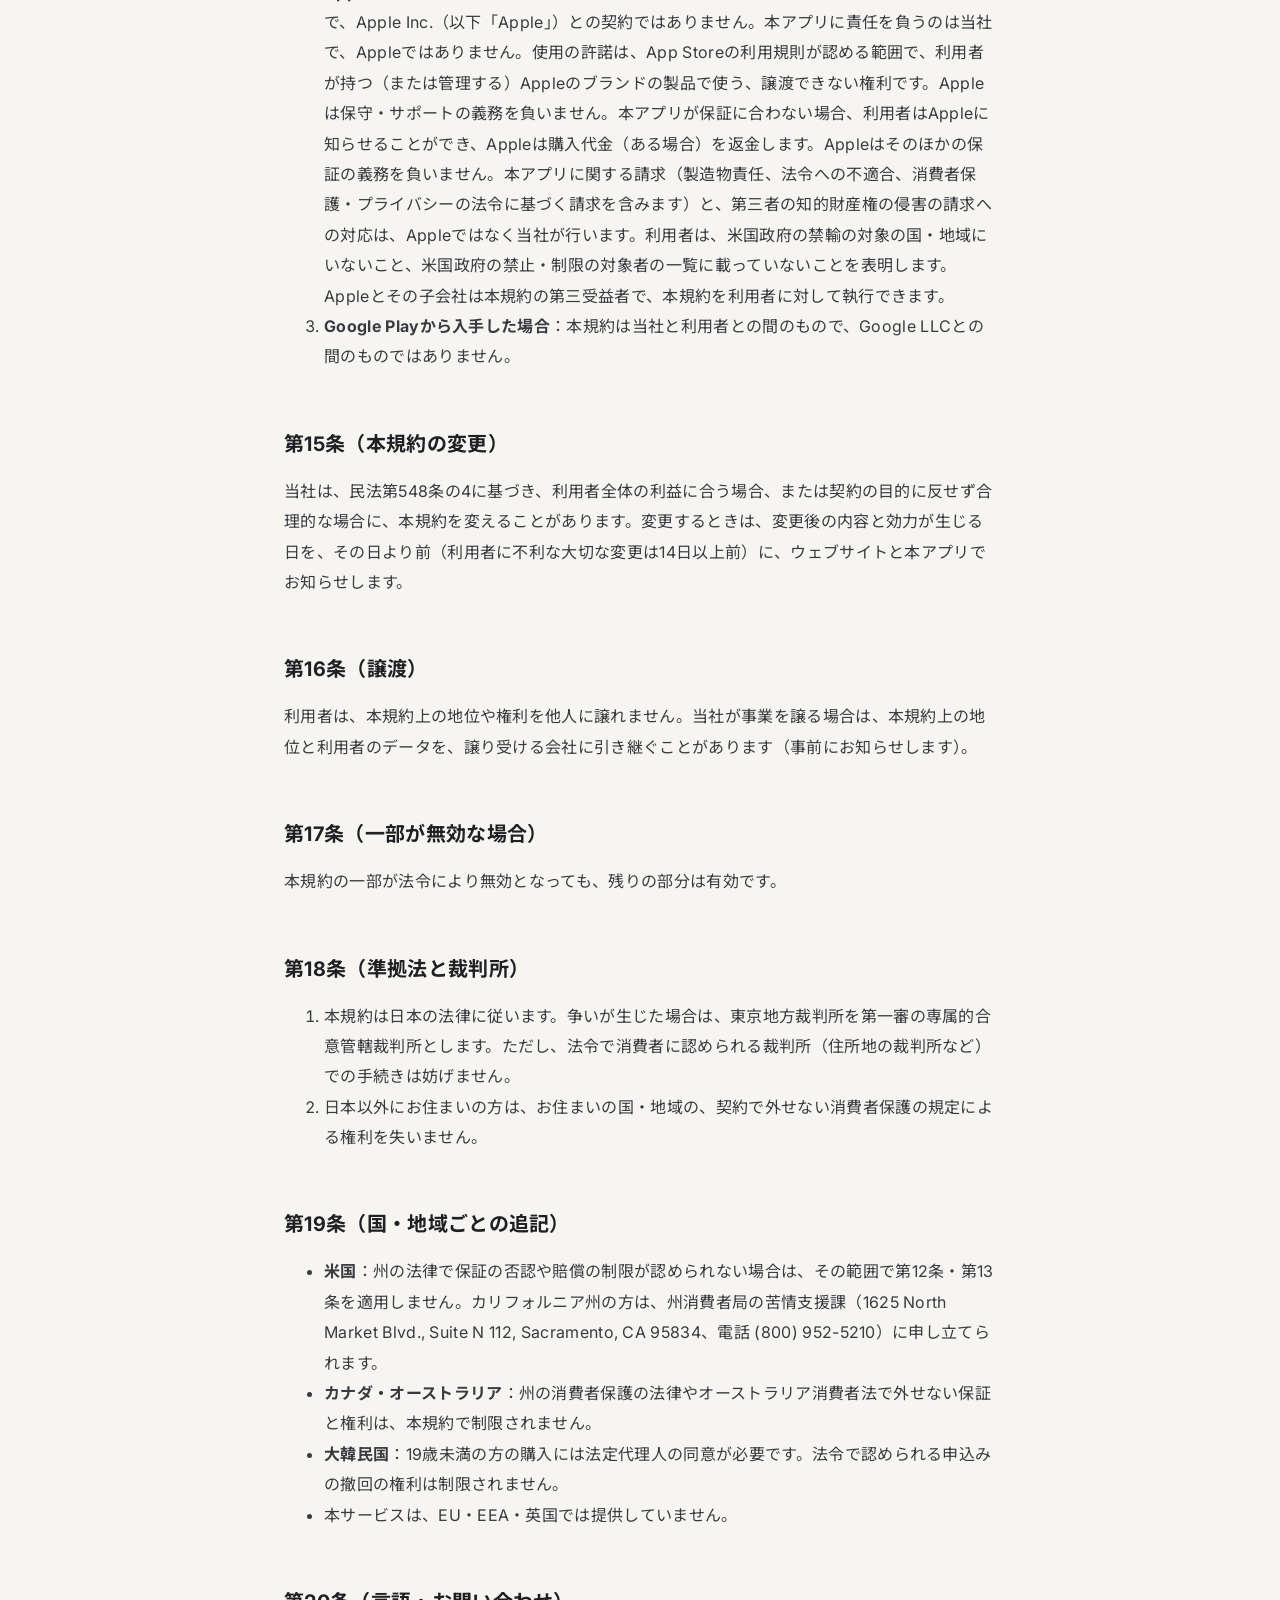
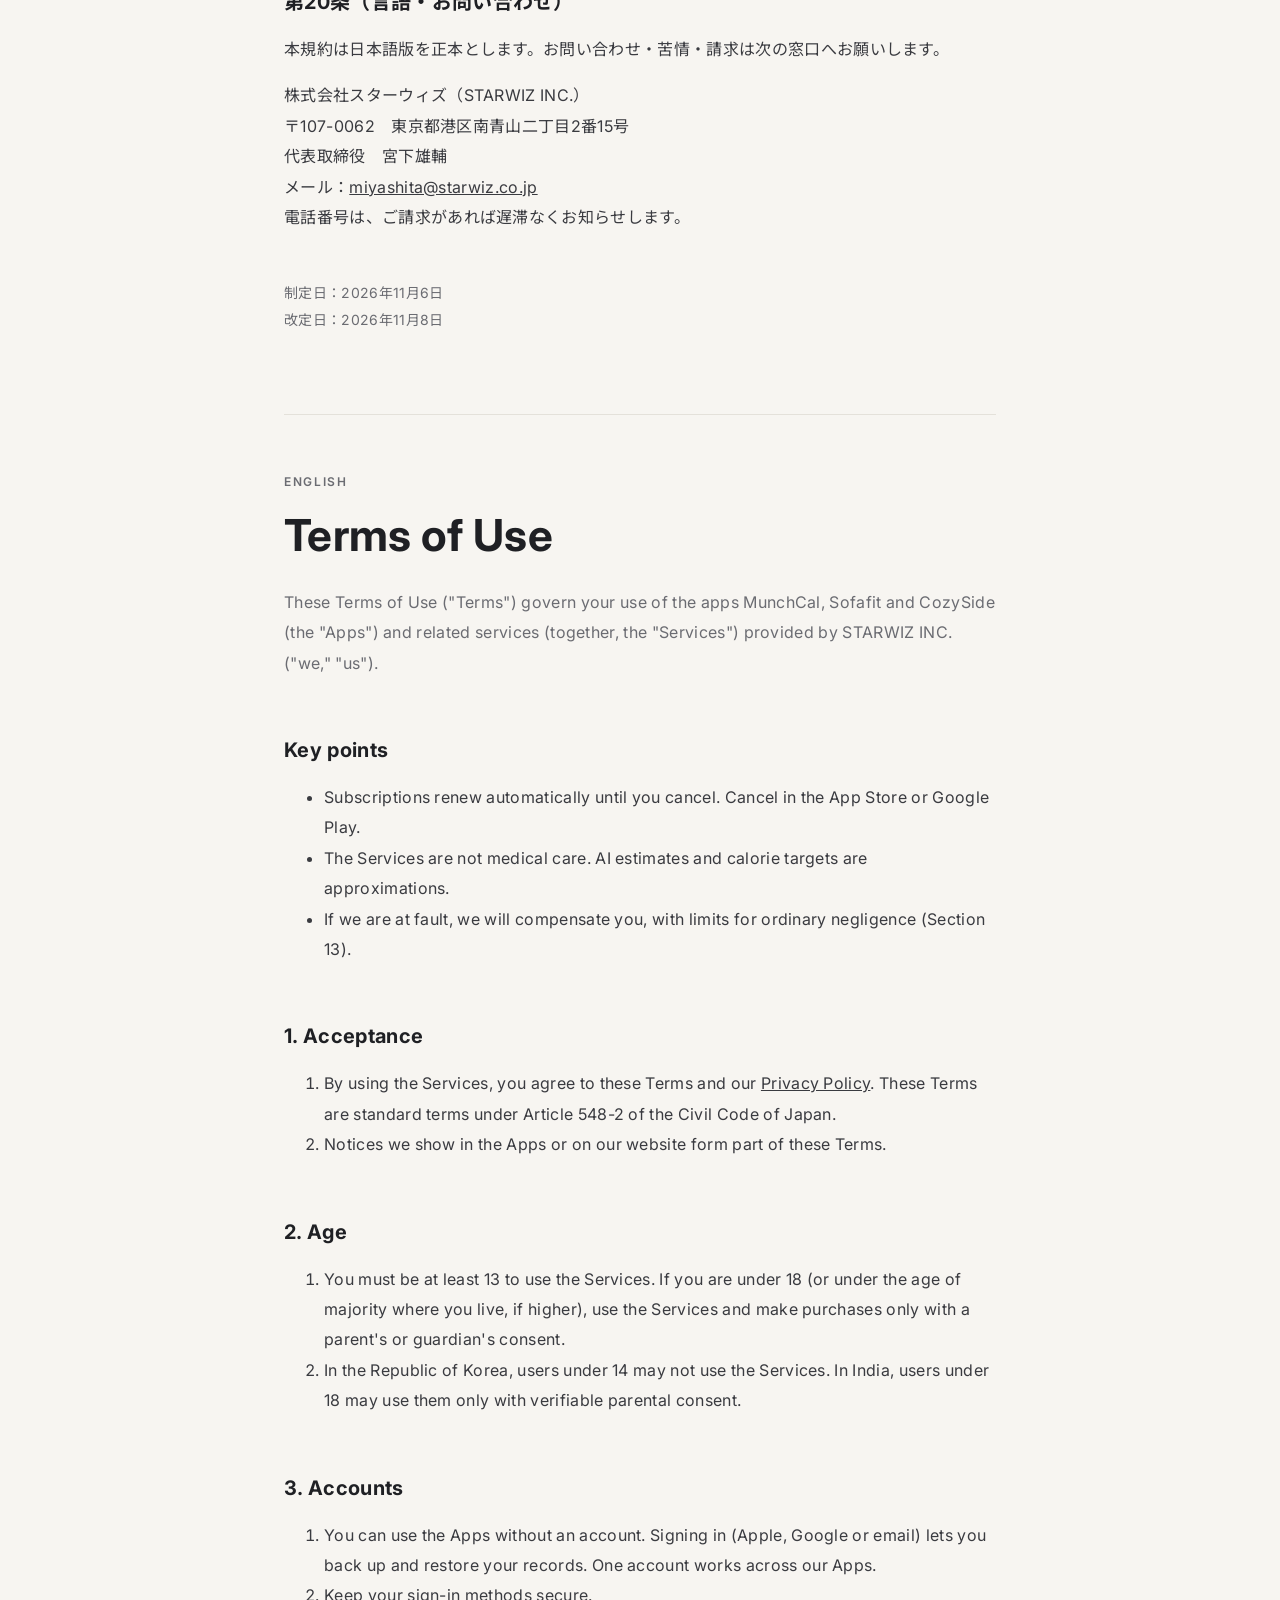
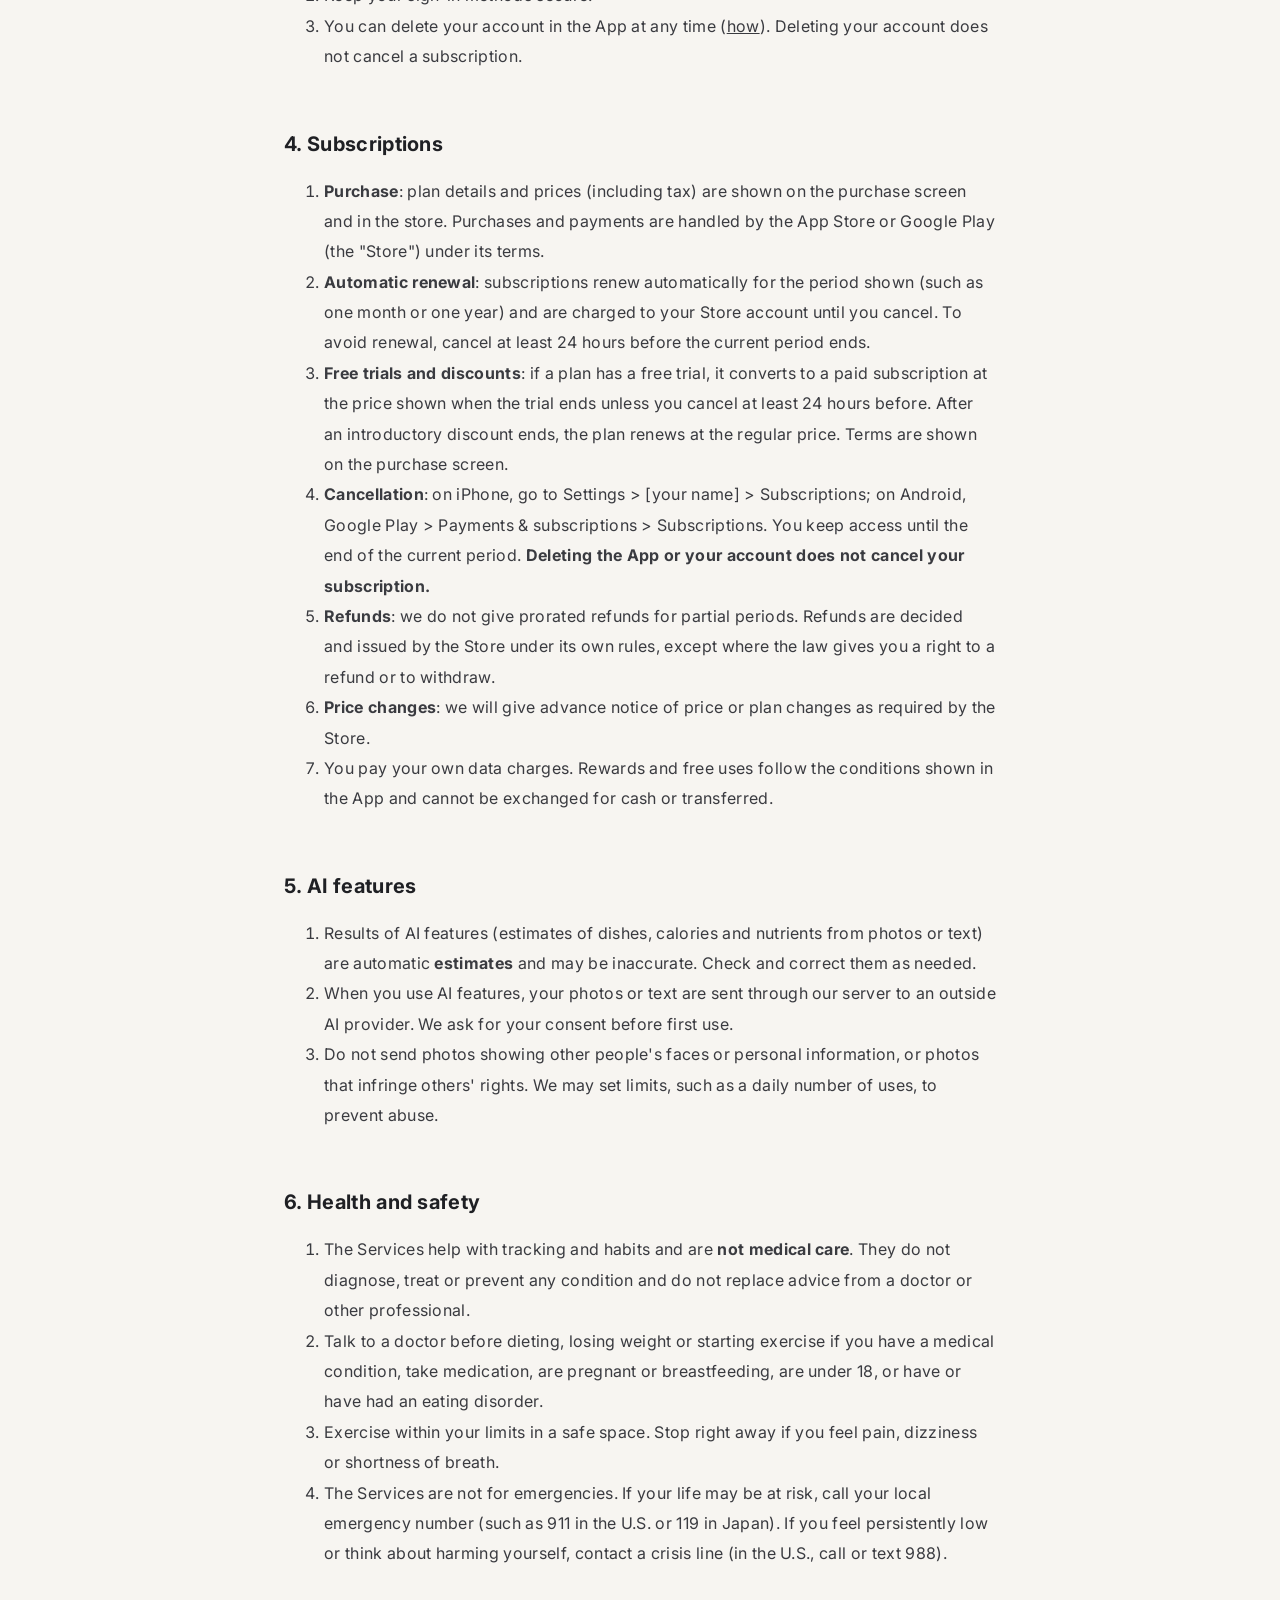
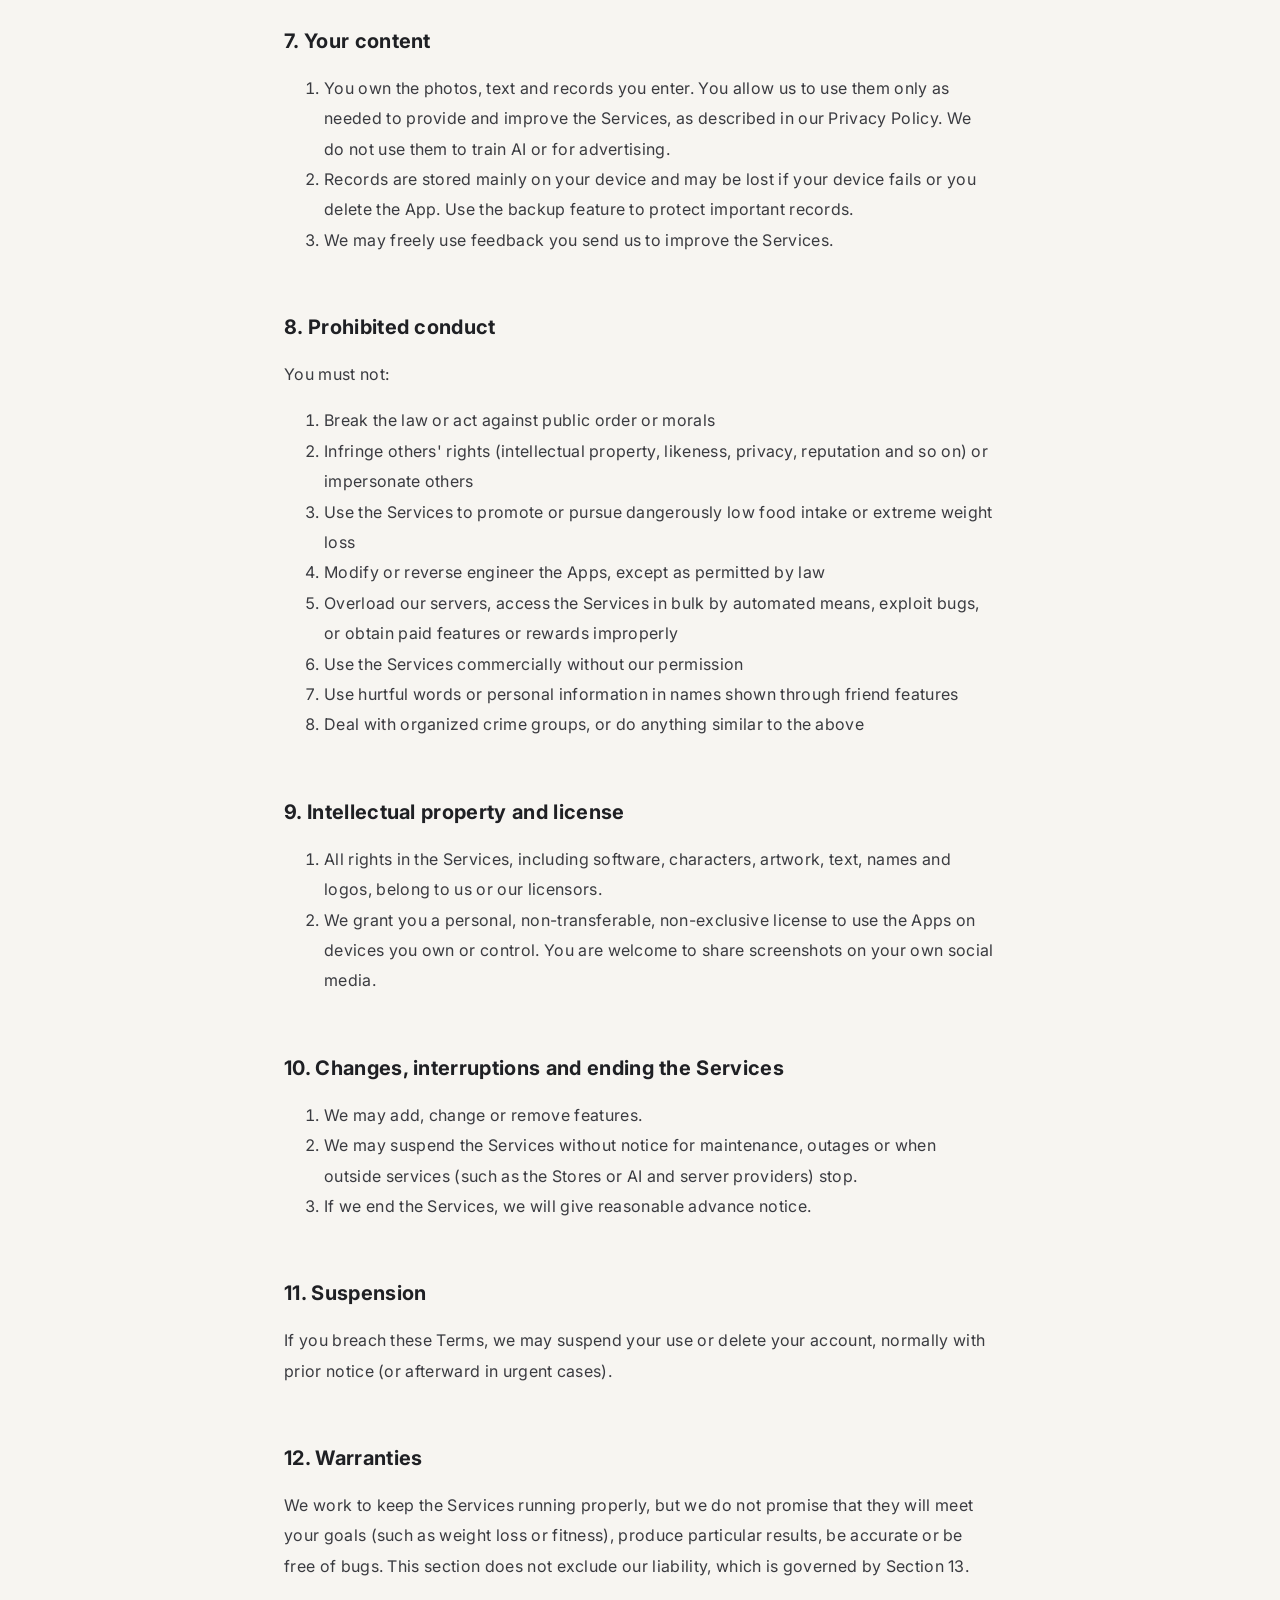
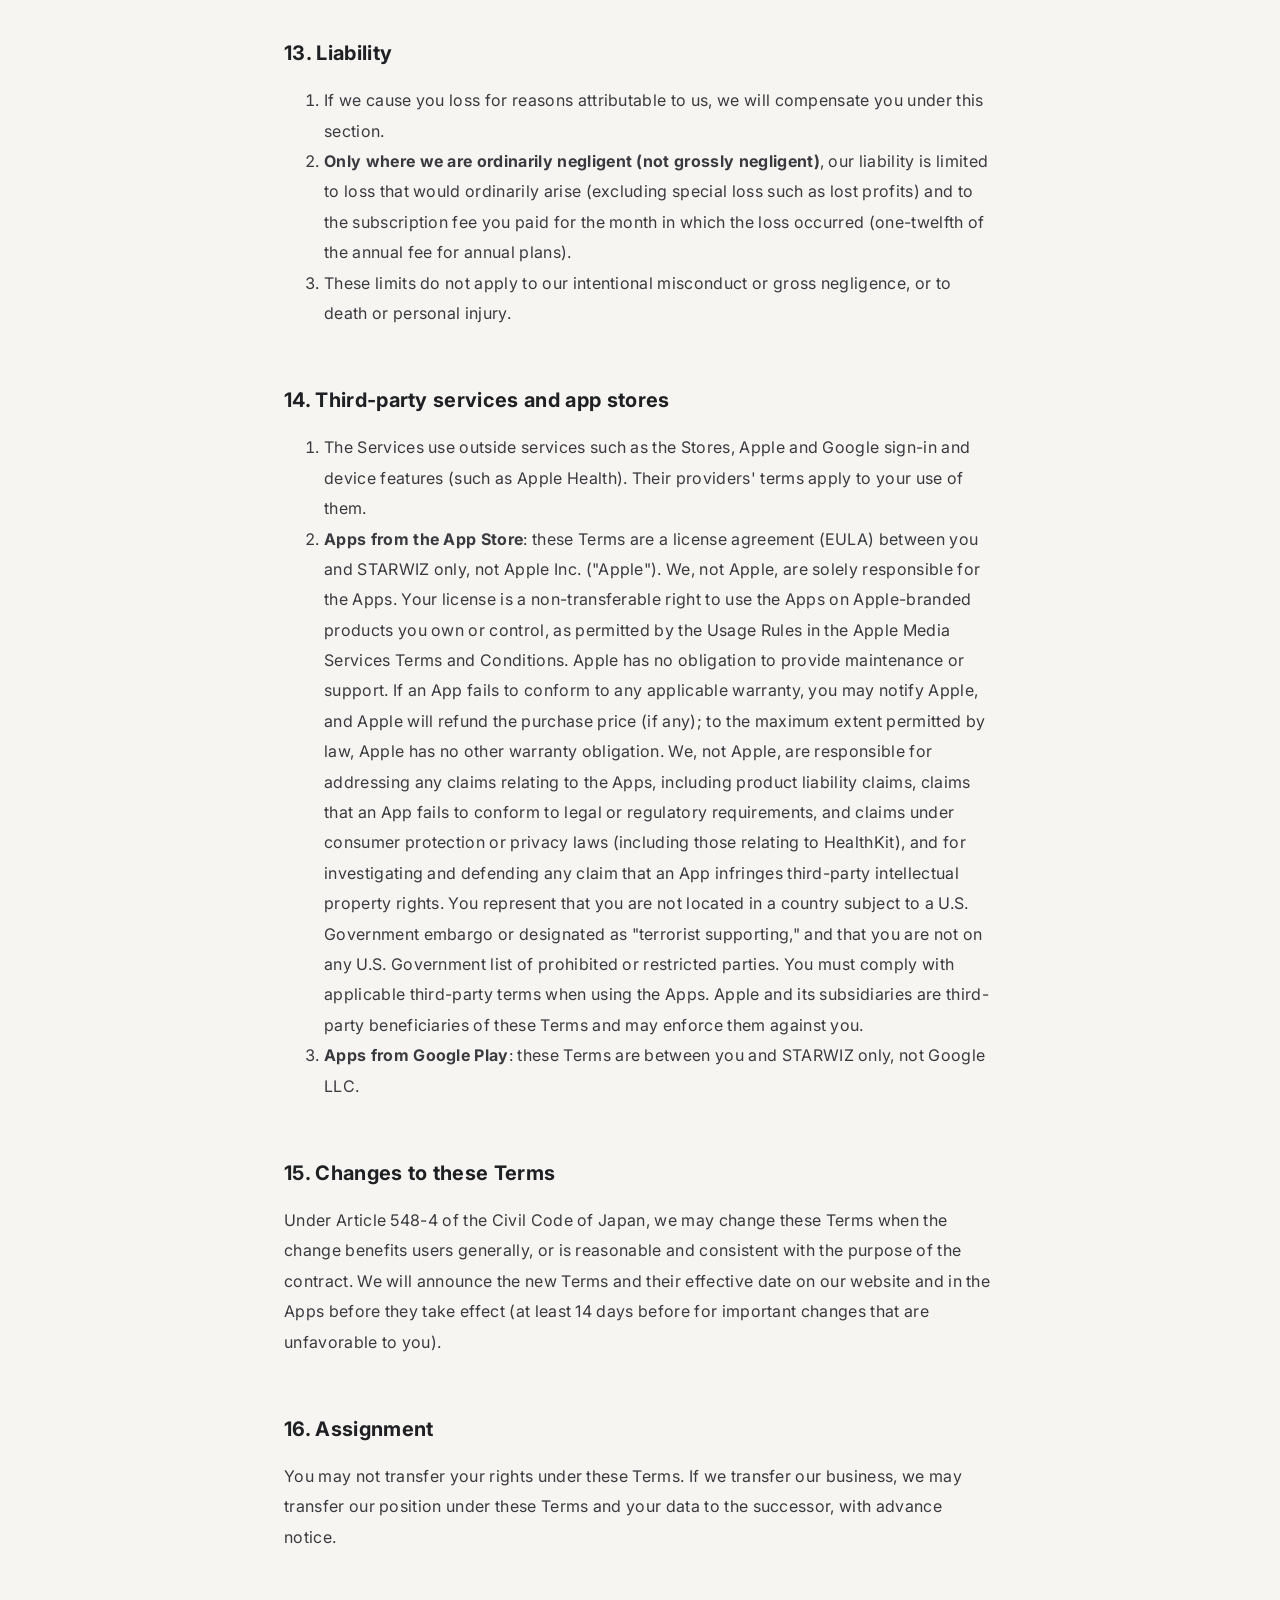
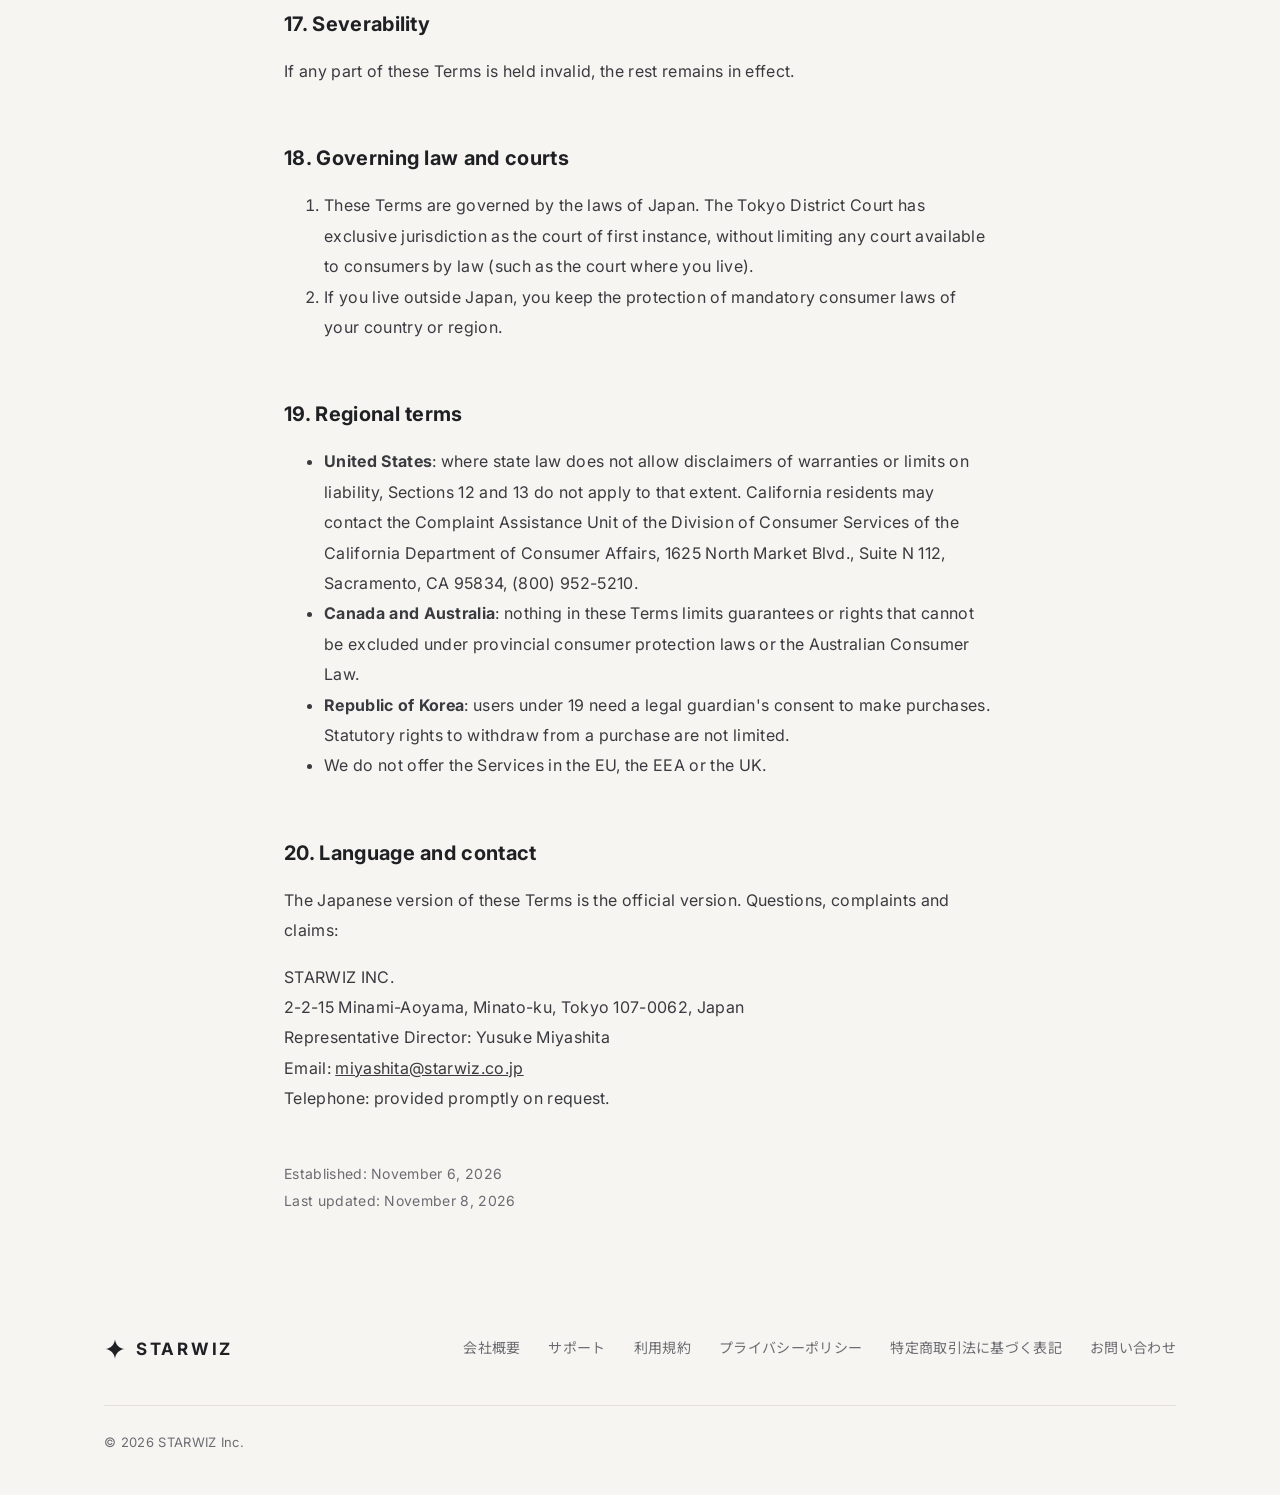
<file: terms.html>
<!doctype html>
<html lang="ja">
<head>
<meta charset="utf-8">
<meta name="viewport" content="width=device-width,initial-scale=1">
<title>利用規約 | 株式会社スターウィズ</title>
<meta name="description" content="株式会社スターウィズのアプリ（MunchCal・Sofafit・CozySide）の利用規約です。Terms of Use for STARWIZ INC. apps.">
<meta property="og:title" content="株式会社スターウィズ | STARWIZ Inc.">
<meta property="og:description" content="毎日を、少し楽しくするアプリを。">
<meta property="og:type" content="website">
<meta name="theme-color" content="#F7F5F1">
<link rel="icon" href="img/favicon.svg" type="image/svg+xml">
<link rel="icon" href="img/favicon-48.png" sizes="48x48" type="image/png">
<link rel="apple-touch-icon" href="img/apple-touch-icon.png">
<link rel="preconnect" href="https://fonts.googleapis.com">
<link rel="preconnect" href="https://fonts.gstatic.com" crossorigin>
<link href="https://fonts.googleapis.com/css2?family=Inter:wght@400;500;600;700&family=Noto+Sans+JP:wght@400;500;700&display=swap" rel="stylesheet">
<link rel="stylesheet" href="style.css">
<meta property="og:image" content="https://starwiz.co.jp/img/og.png">
<meta property="og:image:width" content="1200">
<meta property="og:image:height" content="630">
<meta name="twitter:card" content="summary_large_image">
<meta name="twitter:image" content="https://starwiz.co.jp/img/og.png">
</head>
<body>

<header class="site-header">
  <div class="wrap">
    <a class="logo" href="./" aria-label="STARWIZ ホーム"><svg viewBox="0 0 24 24" aria-hidden="true"><path d="M12 1.5c.6 5.6 4.9 9.9 10.5 10.5-5.6.6-9.9 4.9-10.5 10.5C11.4 16.9 7.1 12.6 1.5 12 7.1 11.4 11.4 7.1 12 1.5z" fill="currentColor"/></svg>STARWIZ</a>
    <nav class="nav">
      <a href="./#apps">開発中のアプリ</a>
      <a href="company.html">会社概要</a>
      <a class="btn-s" href="./#contact">お問い合わせ</a>
    </nav>
  </div>
</header>

<main class="page">
<div class="en">Terms of Use</div>
<h1>利用規約</h1>
<div class="langs"><a href="#ja" lang="ja">日本語</a><a href="#en" lang="en">English</a></div>

<section id="ja" lang="ja">
<p class="lead">この利用規約（以下「本規約」）は、株式会社スターウィズ（以下「当社」）のアプリ「MunchCal（マンチカル）」「Sofafit（ソファフィット）」「CozySide」（以下「本アプリ」）と関連するサービス（あわせて「本サービス」）を使うときの決まりです。</p>

<h2>要点</h2>
<ul>
<li>有料プランは、解約しない限り自動で更新されます。解約はApp Store・Google Playで行います。</li>
<li>本サービスは医療ではありません。AIの推定やカロリーの目標は目安です。</li>
<li>当社に責任がある場合は賠償します。ただし、軽い過失のときは範囲と上限があります（第13条）。</li>
</ul>

<h2>第1条（同意と適用）</h2>
<ol>
<li>利用者は、本規約と<a href="privacy.html">プライバシーポリシー</a>に同意したうえで本サービスを使うものとします。本規約は、民法第548条の2の定型約款として、当社と利用者との契約の内容になります。</li>
<li>本アプリの画面やウェブサイトで示す個別の注意書きも、本規約の一部です。</li>
</ol>

<h2>第2条（年齢）</h2>
<ol>
<li>13歳未満の方は利用できません。18歳未満の方（お住まいの地域の成年の年齢が18歳より高い場合はその年齢未満の方）は、保護者の同意を得てから利用・購入してください。</li>
<li>大韓民国では14歳未満の方、インドでは保護者の確認できる同意がない18歳未満の方は利用できません。</li>
</ol>

<h2>第3条（アカウント）</h2>
<ol>
<li>本アプリはアカウントなしでも使えます。ログイン（Apple・Google・メール）すると、記録のバックアップと引き継ぎができます。アカウントは当社のアプリで共通です。</li>
<li>ログインの手段は、ご自身で管理してください。</li>
<li>アカウントはアプリの中からいつでも削除できます（<a href="privacy.html#delete">方法</a>）。削除しても有料プランは解約されません。</li>
</ol>

<h2>第4条（有料プラン）</h2>
<ol>
<li><strong>購入</strong>：有料プランの内容と税込みの価格は、購入画面とストアに表示します。購入と支払いは、App StoreまたはGoogle Play（以下「ストア」）の規約に従って行われます。</li>
<li><strong>自動更新</strong>：有料プランは、解約しない限り、購入画面に表示した期間（1か月・1年など）ごとに自動で更新され、ストアのアカウントに請求されます。更新を止めるには、期間が終わる24時間前までに解約してください。</li>
<li><strong>無料体験・割引</strong>：無料体験がある場合、終わる24時間前までに解約しない限り、終了時に有料プランが始まり、表示した価格が請求されます。初回割引などが終わった後は、通常の価格で更新されます。条件は購入画面に表示します。</li>
<li><strong>解約</strong>：iPhoneは「設定」→ 自分の名前 →「サブスクリプション」、AndroidはGoogle Playの「お支払いと定期購入」→「定期購入」で行います。解約後も、その期間の終わりまで使えます。<strong>アプリやアカウントを削除するだけでは解約になりません。</strong></li>
<li><strong>返金</strong>：期間の途中で解約しても日割りの返金はありません。返金は各ストアが自らの決まりで判断して行います。法令で返金・撤回が認められる場合は、その定めに従います。</li>
<li><strong>価格の変更</strong>：価格や内容を変えるときは、ストアの手続きに従って事前にお知らせします。</li>
<li>通信料は利用者の負担です。特典や無料で使える回数は、画面に表示した条件に従い、現金に換えたり譲ったりできません。</li>
</ol>

<h2>第5条（AI機能）</h2>
<ol>
<li>AI機能（写真や文章から料理・カロリー・栄養を推定する機能）の結果は、AIが自動で出した<strong>推定の目安</strong>で、実際と違うことがあります。必要に応じてご自身で確かめ、直してください。</li>
<li>AI機能を使うと、写真や文章が当社のサーバーを通して外部のAIの事業者に送られます。最初に使う前に同意をいただきます。</li>
<li>他人の顔や個人情報が写った写真、他人の権利を侵す写真は送らないでください。不正な利用を防ぐため、1日の回数などに上限を設けることがあります。</li>
</ol>

<h2>第6条（健康上の注意）</h2>
<ol>
<li>本サービスは、記録と習慣づくりを手助けするもので、<strong>医療ではありません</strong>。病気の診断・治療・予防をするものでも、医師などの専門家の助言に代わるものでもありません。</li>
<li>持病のある方、通院・服薬中の方、妊娠中・授乳中の方、18歳未満の方、摂食障害（食べることに関する心の病気）のある方やその経験がある方は、食事の制限・減量・運動を始める前に医師に相談してください。</li>
<li>運動は体調に合わせて無理なく、まわりの安全を確かめて行ってください。痛み・めまい・息苦しさなどを感じたら、すぐにやめてください。</li>
<li>本サービスは緊急のときのためのものではありません。命に関わるおそれがあるときは、すぐに地域の緊急の番号（日本は119、米国は911など）に連絡してください。気分の落ち込みが続くときや、自分を傷つけたい気持ちがあるときは、相談窓口（日本は厚生労働省「<a href="https://www.mhlw.go.jp/mamorouyokokoro/">まもろうよ　こころ</a>」、米国は988）に連絡してください。</li>
</ol>

<h2>第7条（利用者のデータ）</h2>
<ol>
<li>利用者が入れた写真・文章・記録の権利は、利用者にあります。利用者は当社に、本サービスの提供・改善に必要な範囲で、プライバシーポリシーに従ってそれらを使うことを許諾します。当社は、それらをAIの学習や広告に使いません。</li>
<li>記録は主に端末の中に保存されます。故障や削除で失われることがあるため、大切な記録はバックアップ機能などで守ってください。</li>
<li>いただいたご意見は、本サービスの改善に自由に使えるものとします。</li>
</ol>

<h2>第8条（禁止事項）</h2>
<p>次のことをしてはいけません。</p>
<ol>
<li>法令や公序良俗に反すること</li>
<li>他人の権利（知的財産・肖像・プライバシー・名誉など）を侵すこと、他人になりすますこと</li>
<li>危険なほど少ない食事や極端な減量を勧めたり、目指したりするために使うこと</li>
<li>本アプリの改変・リバースエンジニアリング（法令で認められる範囲を除きます）</li>
<li>サーバーに過度な負担をかけること、自動化された手段で大量にアクセスすること、不具合を悪用すること、不正に有料の機能・特典を得ること</li>
<li>当社の許可なく営利の目的で使うこと</li>
<li>友だち機能の名前などに、他人を傷つける言葉や個人情報を使うこと</li>
<li>反社会的勢力に関わること、そのほか前の各号に準じること</li>
</ol>

<h2>第9条（知的財産と使用の許諾）</h2>
<ol>
<li>本サービスのプログラム・キャラクター・絵・文章・名前・ロゴなどの権利は、当社または権利者に属します。</li>
<li>当社は利用者に、自分の端末で本アプリを個人として使う、譲渡できない非独占の権利を許諾します。自分のSNSで画面を紹介することは自由です。</li>
</ol>

<h2>第10条（サービスの変更・停止・終了）</h2>
<ol>
<li>当社は、機能を追加・変更・削除することがあります。</li>
<li>点検、障害、外部のサービス（ストア・AI・サーバーの事業者など）の停止などのときは、予告なく一時的に止めることがあります。</li>
<li>本サービスを終えるときは、相当の期間をおいて事前にお知らせします。</li>
</ol>

<h2>第11条（利用の停止）</h2>
<p>利用者が本規約に違反した場合、当社は、原則として事前にお知らせしたうえで（緊急のときは事後に）、利用を止め、またはアカウントを削除することがあります。</p>

<h2>第12条（保証）</h2>
<p>当社は本サービスが正しく動くよう努めますが、利用者の目的（減量・体力づくりなど）に合うこと、期待どおりの結果が出ること、正確であること、不具合がないことは約束しません。本条は当社の賠償の責任を免除するものではなく、賠償は第13条に従います。</p>

<h2>第13条（損害賠償）</h2>
<ol>
<li>当社は、当社の責任による事由で利用者に損害を与えた場合、本条に従って賠償します。</li>
<li>ただし、当社の<strong>軽過失（重大な過失を除く過失）による場合に限り</strong>、当社が賠償するのは通常生ずべき損害（得られるはずだった利益などの特別な損害を除きます）とし、その額は、損害が生じた月に利用者が支払った有料プランの料金（年額プランは12分の1の額）を上限とします。</li>
<li>当社の故意・重大な過失による場合と、人の生命・身体に生じた損害には、前項の制限を適用しません。</li>
</ol>

<h2>第14条（外部のサービスとストア）</h2>
<ol>
<li>本サービスは、ストア、Apple・Googleのログイン、端末の機能（ヘルスケアなど）などの外部のサービスを使います。それらの利用には各提供者の規約が適用されます。</li>
<li><strong>App Storeから入手した場合</strong>：本規約は、当社と利用者との間の使用許諾契約（EULA）で、Apple Inc.（以下「Apple」）との契約ではありません。本アプリに責任を負うのは当社で、Appleではありません。使用の許諾は、App Storeの利用規則が認める範囲で、利用者が持つ（または管理する）Appleのブランドの製品で使う、譲渡できない権利です。Appleは保守・サポートの義務を負いません。本アプリが保証に合わない場合、利用者はAppleに知らせることができ、Appleは購入代金（ある場合）を返金します。Appleはそのほかの保証の義務を負いません。本アプリに関する請求（製造物責任、法令への不適合、消費者保護・プライバシーの法令に基づく請求を含みます）と、第三者の知的財産権の侵害の請求への対応は、Appleではなく当社が行います。利用者は、米国政府の禁輸の対象の国・地域にいないこと、米国政府の禁止・制限の対象者の一覧に載っていないことを表明します。Appleとその子会社は本規約の第三受益者で、本規約を利用者に対して執行できます。</li>
<li><strong>Google Playから入手した場合</strong>：本規約は当社と利用者との間のもので、Google LLCとの間のものではありません。</li>
</ol>

<h2>第15条（本規約の変更）</h2>
<p>当社は、民法第548条の4に基づき、利用者全体の利益に合う場合、または契約の目的に反せず合理的な場合に、本規約を変えることがあります。変更するときは、変更後の内容と効力が生じる日を、その日より前（利用者に不利な大切な変更は14日以上前）に、ウェブサイトと本アプリでお知らせします。</p>

<h2>第16条（譲渡）</h2>
<p>利用者は、本規約上の地位や権利を他人に譲れません。当社が事業を譲る場合は、本規約上の地位と利用者のデータを、譲り受ける会社に引き継ぐことがあります（事前にお知らせします）。</p>

<h2>第17条（一部が無効な場合）</h2>
<p>本規約の一部が法令により無効となっても、残りの部分は有効です。</p>

<h2>第18条（準拠法と裁判所）</h2>
<ol>
<li>本規約は日本の法律に従います。争いが生じた場合は、東京地方裁判所を第一審の専属的合意管轄裁判所とします。ただし、法令で消費者に認められる裁判所（住所地の裁判所など）での手続きは妨げません。</li>
<li>日本以外にお住まいの方は、お住まいの国・地域の、契約で外せない消費者保護の規定による権利を失いません。</li>
</ol>

<h2>第19条（国・地域ごとの追記）</h2>
<ul>
<li><strong>米国</strong>：州の法律で保証の否認や賠償の制限が認められない場合は、その範囲で第12条・第13条を適用しません。カリフォルニア州の方は、州消費者局の苦情支援課（1625 North Market Blvd., Suite N 112, Sacramento, CA 95834、電話 (800) 952-5210）に申し立てられます。</li>
<li><strong>カナダ・オーストラリア</strong>：州の消費者保護の法律やオーストラリア消費者法で外せない保証と権利は、本規約で制限されません。</li>
<li><strong>大韓民国</strong>：19歳未満の方の購入には法定代理人の同意が必要です。法令で認められる申込みの撤回の権利は制限されません。</li>
<li>本サービスは、EU・EEA・英国では提供していません。</li>
</ul>

<h2>第20条（言語・お問い合わせ）</h2>
<p>本規約は日本語版を正本とします。お問い合わせ・苦情・請求は次の窓口へお願いします。</p>
<p>株式会社スターウィズ（STARWIZ INC.）<br>〒107-0062　東京都港区南青山二丁目2番15号<br>代表取締役　宮下雄輔<br>メール：<a href="mailto:miyashita@starwiz.co.jp">miyashita@starwiz.co.jp</a><br>電話番号は、ご請求があれば遅滞なくお知らせします。</p>

<p class="note" style="margin-top:48px">制定日：2026年11月6日<br>改定日：2026年11月8日</p>
</section>

<hr>

<section id="en" lang="en">
<div class="en" style="margin-top:56px">English</div>
<h1>Terms of Use</h1>
<p class="lead">These Terms of Use ("Terms") govern your use of the apps MunchCal, Sofafit and CozySide (the "Apps") and related services (together, the "Services") provided by STARWIZ INC. ("we," "us").</p>

<h2>Key points</h2>
<ul>
<li>Subscriptions renew automatically until you cancel. Cancel in the App Store or Google Play.</li>
<li>The Services are not medical care. AI estimates and calorie targets are approximations.</li>
<li>If we are at fault, we will compensate you, with limits for ordinary negligence (Section 13).</li>
</ul>

<h2>1. Acceptance</h2>
<ol>
<li>By using the Services, you agree to these Terms and our <a href="privacy.html#en">Privacy Policy</a>. These Terms are standard terms under Article 548-2 of the Civil Code of Japan.</li>
<li>Notices we show in the Apps or on our website form part of these Terms.</li>
</ol>

<h2>2. Age</h2>
<ol>
<li>You must be at least 13 to use the Services. If you are under 18 (or under the age of majority where you live, if higher), use the Services and make purchases only with a parent's or guardian's consent.</li>
<li>In the Republic of Korea, users under 14 may not use the Services. In India, users under 18 may use them only with verifiable parental consent.</li>
</ol>

<h2>3. Accounts</h2>
<ol>
<li>You can use the Apps without an account. Signing in (Apple, Google or email) lets you back up and restore your records. One account works across our Apps.</li>
<li>Keep your sign-in methods secure.</li>
<li>You can delete your account in the App at any time (<a href="privacy.html#delete-en">how</a>). Deleting your account does not cancel a subscription.</li>
</ol>

<h2>4. Subscriptions</h2>
<ol>
<li><strong>Purchase</strong>: plan details and prices (including tax) are shown on the purchase screen and in the store. Purchases and payments are handled by the App Store or Google Play (the "Store") under its terms.</li>
<li><strong>Automatic renewal</strong>: subscriptions renew automatically for the period shown (such as one month or one year) and are charged to your Store account until you cancel. To avoid renewal, cancel at least 24 hours before the current period ends.</li>
<li><strong>Free trials and discounts</strong>: if a plan has a free trial, it converts to a paid subscription at the price shown when the trial ends unless you cancel at least 24 hours before. After an introductory discount ends, the plan renews at the regular price. Terms are shown on the purchase screen.</li>
<li><strong>Cancellation</strong>: on iPhone, go to Settings &gt; [your name] &gt; Subscriptions; on Android, Google Play &gt; Payments &amp; subscriptions &gt; Subscriptions. You keep access until the end of the current period. <strong>Deleting the App or your account does not cancel your subscription.</strong></li>
<li><strong>Refunds</strong>: we do not give prorated refunds for partial periods. Refunds are decided and issued by the Store under its own rules, except where the law gives you a right to a refund or to withdraw.</li>
<li><strong>Price changes</strong>: we will give advance notice of price or plan changes as required by the Store.</li>
<li>You pay your own data charges. Rewards and free uses follow the conditions shown in the App and cannot be exchanged for cash or transferred.</li>
</ol>

<h2>5. AI features</h2>
<ol>
<li>Results of AI features (estimates of dishes, calories and nutrients from photos or text) are automatic <strong>estimates</strong> and may be inaccurate. Check and correct them as needed.</li>
<li>When you use AI features, your photos or text are sent through our server to an outside AI provider. We ask for your consent before first use.</li>
<li>Do not send photos showing other people's faces or personal information, or photos that infringe others' rights. We may set limits, such as a daily number of uses, to prevent abuse.</li>
</ol>

<h2>6. Health and safety</h2>
<ol>
<li>The Services help with tracking and habits and are <strong>not medical care</strong>. They do not diagnose, treat or prevent any condition and do not replace advice from a doctor or other professional.</li>
<li>Talk to a doctor before dieting, losing weight or starting exercise if you have a medical condition, take medication, are pregnant or breastfeeding, are under 18, or have or have had an eating disorder.</li>
<li>Exercise within your limits in a safe space. Stop right away if you feel pain, dizziness or shortness of breath.</li>
<li>The Services are not for emergencies. If your life may be at risk, call your local emergency number (such as 911 in the U.S. or 119 in Japan). If you feel persistently low or think about harming yourself, contact a crisis line (in the U.S., call or text 988).</li>
</ol>

<h2>7. Your content</h2>
<ol>
<li>You own the photos, text and records you enter. You allow us to use them only as needed to provide and improve the Services, as described in our Privacy Policy. We do not use them to train AI or for advertising.</li>
<li>Records are stored mainly on your device and may be lost if your device fails or you delete the App. Use the backup feature to protect important records.</li>
<li>We may freely use feedback you send us to improve the Services.</li>
</ol>

<h2>8. Prohibited conduct</h2>
<p>You must not:</p>
<ol>
<li>Break the law or act against public order or morals</li>
<li>Infringe others' rights (intellectual property, likeness, privacy, reputation and so on) or impersonate others</li>
<li>Use the Services to promote or pursue dangerously low food intake or extreme weight loss</li>
<li>Modify or reverse engineer the Apps, except as permitted by law</li>
<li>Overload our servers, access the Services in bulk by automated means, exploit bugs, or obtain paid features or rewards improperly</li>
<li>Use the Services commercially without our permission</li>
<li>Use hurtful words or personal information in names shown through friend features</li>
<li>Deal with organized crime groups, or do anything similar to the above</li>
</ol>

<h2>9. Intellectual property and license</h2>
<ol>
<li>All rights in the Services, including software, characters, artwork, text, names and logos, belong to us or our licensors.</li>
<li>We grant you a personal, non-transferable, non-exclusive license to use the Apps on devices you own or control. You are welcome to share screenshots on your own social media.</li>
</ol>

<h2>10. Changes, interruptions and ending the Services</h2>
<ol>
<li>We may add, change or remove features.</li>
<li>We may suspend the Services without notice for maintenance, outages or when outside services (such as the Stores or AI and server providers) stop.</li>
<li>If we end the Services, we will give reasonable advance notice.</li>
</ol>

<h2>11. Suspension</h2>
<p>If you breach these Terms, we may suspend your use or delete your account, normally with prior notice (or afterward in urgent cases).</p>

<h2>12. Warranties</h2>
<p>We work to keep the Services running properly, but we do not promise that they will meet your goals (such as weight loss or fitness), produce particular results, be accurate or be free of bugs. This section does not exclude our liability, which is governed by Section 13.</p>

<h2>13. Liability</h2>
<ol>
<li>If we cause you loss for reasons attributable to us, we will compensate you under this section.</li>
<li><strong>Only where we are ordinarily negligent (not grossly negligent)</strong>, our liability is limited to loss that would ordinarily arise (excluding special loss such as lost profits) and to the subscription fee you paid for the month in which the loss occurred (one-twelfth of the annual fee for annual plans).</li>
<li>These limits do not apply to our intentional misconduct or gross negligence, or to death or personal injury.</li>
</ol>

<h2>14. Third-party services and app stores</h2>
<ol>
<li>The Services use outside services such as the Stores, Apple and Google sign-in and device features (such as Apple Health). Their providers' terms apply to your use of them.</li>
<li><strong>Apps from the App Store</strong>: these Terms are a license agreement (EULA) between you and STARWIZ only, not Apple Inc. ("Apple"). We, not Apple, are solely responsible for the Apps. Your license is a non-transferable right to use the Apps on Apple-branded products you own or control, as permitted by the Usage Rules in the Apple Media Services Terms and Conditions. Apple has no obligation to provide maintenance or support. If an App fails to conform to any applicable warranty, you may notify Apple, and Apple will refund the purchase price (if any); to the maximum extent permitted by law, Apple has no other warranty obligation. We, not Apple, are responsible for addressing any claims relating to the Apps, including product liability claims, claims that an App fails to conform to legal or regulatory requirements, and claims under consumer protection or privacy laws (including those relating to HealthKit), and for investigating and defending any claim that an App infringes third-party intellectual property rights. You represent that you are not located in a country subject to a U.S. Government embargo or designated as "terrorist supporting," and that you are not on any U.S. Government list of prohibited or restricted parties. You must comply with applicable third-party terms when using the Apps. Apple and its subsidiaries are third-party beneficiaries of these Terms and may enforce them against you.</li>
<li><strong>Apps from Google Play</strong>: these Terms are between you and STARWIZ only, not Google LLC.</li>
</ol>

<h2>15. Changes to these Terms</h2>
<p>Under Article 548-4 of the Civil Code of Japan, we may change these Terms when the change benefits users generally, or is reasonable and consistent with the purpose of the contract. We will announce the new Terms and their effective date on our website and in the Apps before they take effect (at least 14 days before for important changes that are unfavorable to you).</p>

<h2>16. Assignment</h2>
<p>You may not transfer your rights under these Terms. If we transfer our business, we may transfer our position under these Terms and your data to the successor, with advance notice.</p>

<h2>17. Severability</h2>
<p>If any part of these Terms is held invalid, the rest remains in effect.</p>

<h2>18. Governing law and courts</h2>
<ol>
<li>These Terms are governed by the laws of Japan. The Tokyo District Court has exclusive jurisdiction as the court of first instance, without limiting any court available to consumers by law (such as the court where you live).</li>
<li>If you live outside Japan, you keep the protection of mandatory consumer laws of your country or region.</li>
</ol>

<h2>19. Regional terms</h2>
<ul>
<li><strong>United States</strong>: where state law does not allow disclaimers of warranties or limits on liability, Sections 12 and 13 do not apply to that extent. California residents may contact the Complaint Assistance Unit of the Division of Consumer Services of the California Department of Consumer Affairs, 1625 North Market Blvd., Suite N 112, Sacramento, CA 95834, (800) 952-5210.</li>
<li><strong>Canada and Australia</strong>: nothing in these Terms limits guarantees or rights that cannot be excluded under provincial consumer protection laws or the Australian Consumer Law.</li>
<li><strong>Republic of Korea</strong>: users under 19 need a legal guardian's consent to make purchases. Statutory rights to withdraw from a purchase are not limited.</li>
<li>We do not offer the Services in the EU, the EEA or the UK.</li>
</ul>

<h2>20. Language and contact</h2>
<p>The Japanese version of these Terms is the official version. Questions, complaints and claims:</p>
<p>STARWIZ INC.<br>2-2-15 Minami-Aoyama, Minato-ku, Tokyo 107-0062, Japan<br>Representative Director: Yusuke Miyashita<br>Email: <a href="mailto:miyashita@starwiz.co.jp">miyashita@starwiz.co.jp</a><br>Telephone: provided promptly on request.</p>

<p class="note" style="margin-top:48px">Established: November 6, 2026<br>Last updated: November 8, 2026</p>
</section>
</main>

<footer class="site-footer">
  <div class="wrap">
    <div class="foot-min">
      <a class="logo" href="./"><svg viewBox="0 0 24 24" aria-hidden="true"><path d="M12 1.5c.6 5.6 4.9 9.9 10.5 10.5-5.6.6-9.9 4.9-10.5 10.5C11.4 16.9 7.1 12.6 1.5 12 7.1 11.4 11.4 7.1 12 1.5z" fill="currentColor"/></svg>STARWIZ</a>
      <ul>
        <li><a href="company.html">会社概要</a></li>
        <li><a href="support.html">サポート</a></li>
        <li><a href="terms.html">利用規約</a></li>
        <li><a href="privacy.html">プライバシーポリシー</a></li>
        <li><a href="tokushoho.html">特定商取引法に基づく表記</a></li>
        <li><a href="mailto:miyashita@starwiz.co.jp">お問い合わせ</a></li>
      </ul>
    </div>
    <div class="copy"><span>© 2026 STARWIZ Inc.</span></div>
  </div>
</footer>

<script>(function(){var h=document.querySelector(".site-header");function f(){h.classList.toggle("scrolled",scrollY>8)}addEventListener("scroll",f,{passive:true});f()})()</script>
</body>
</html>
</file>
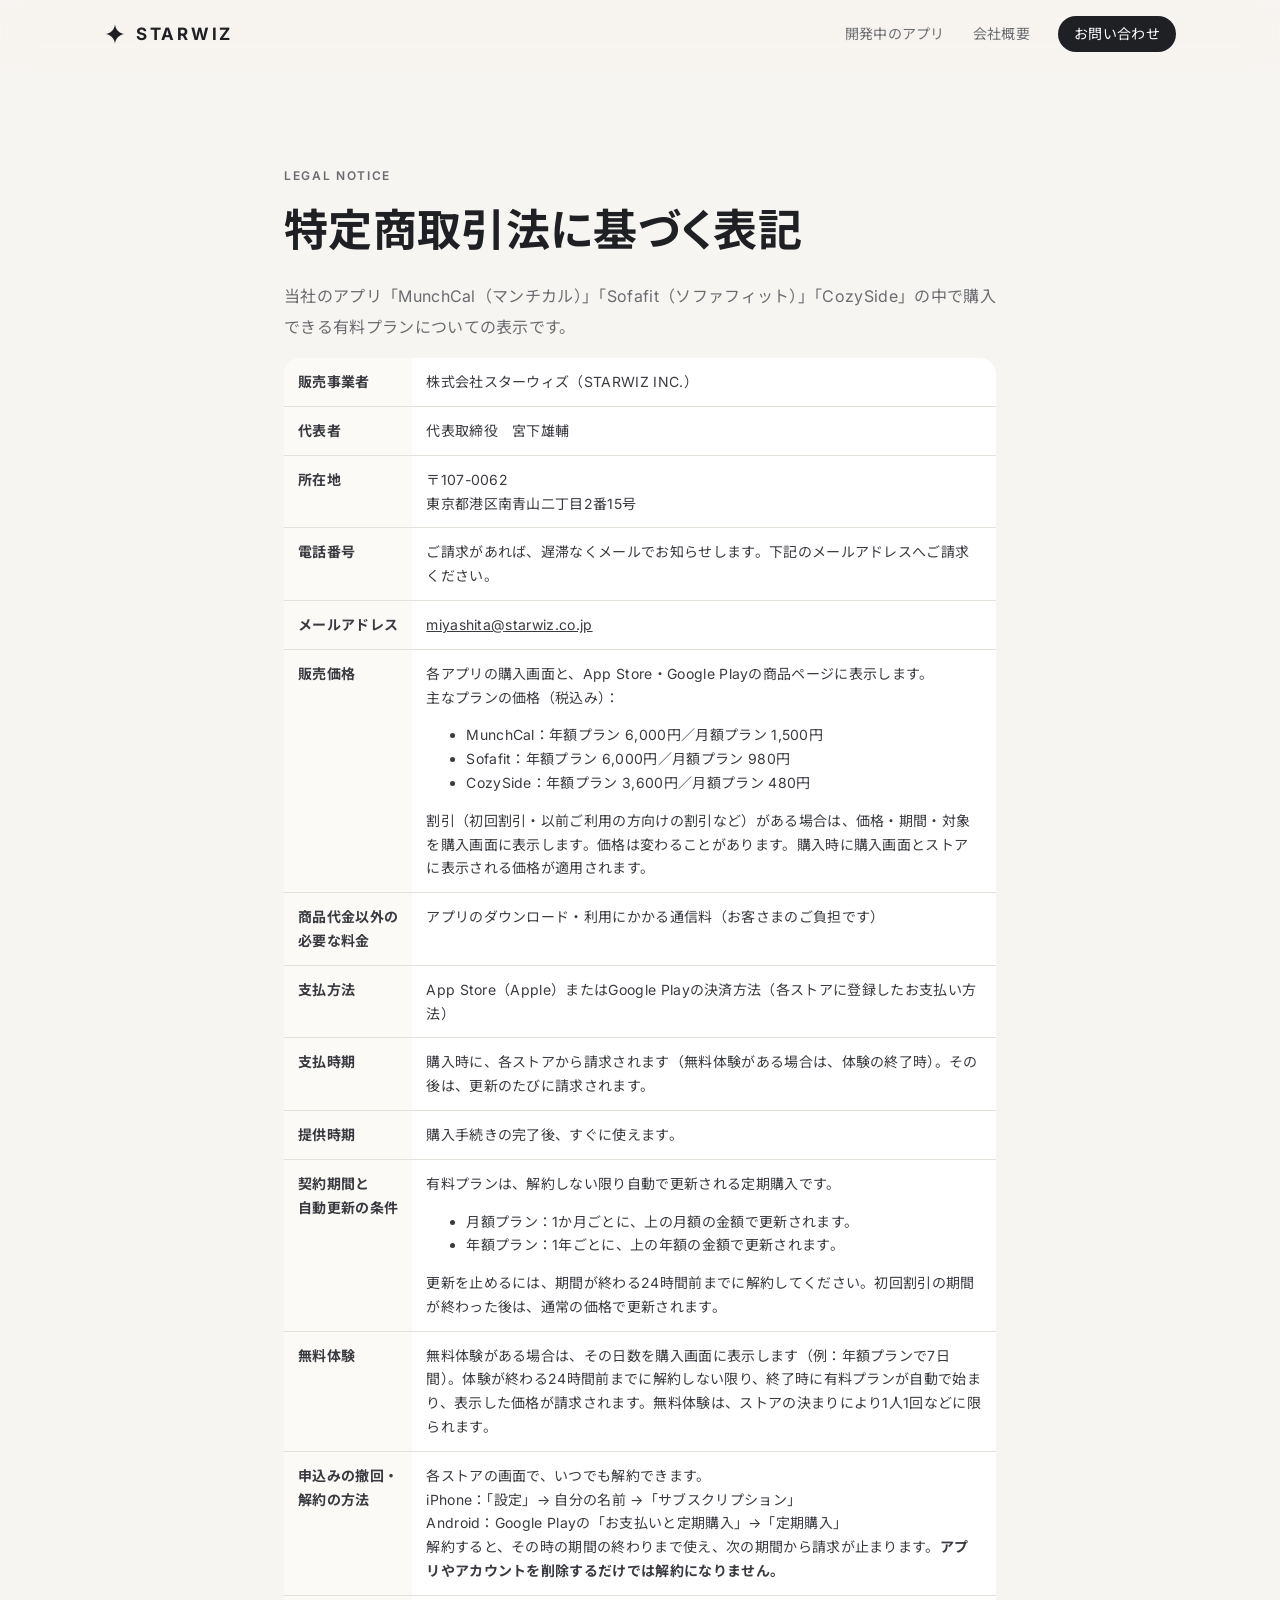
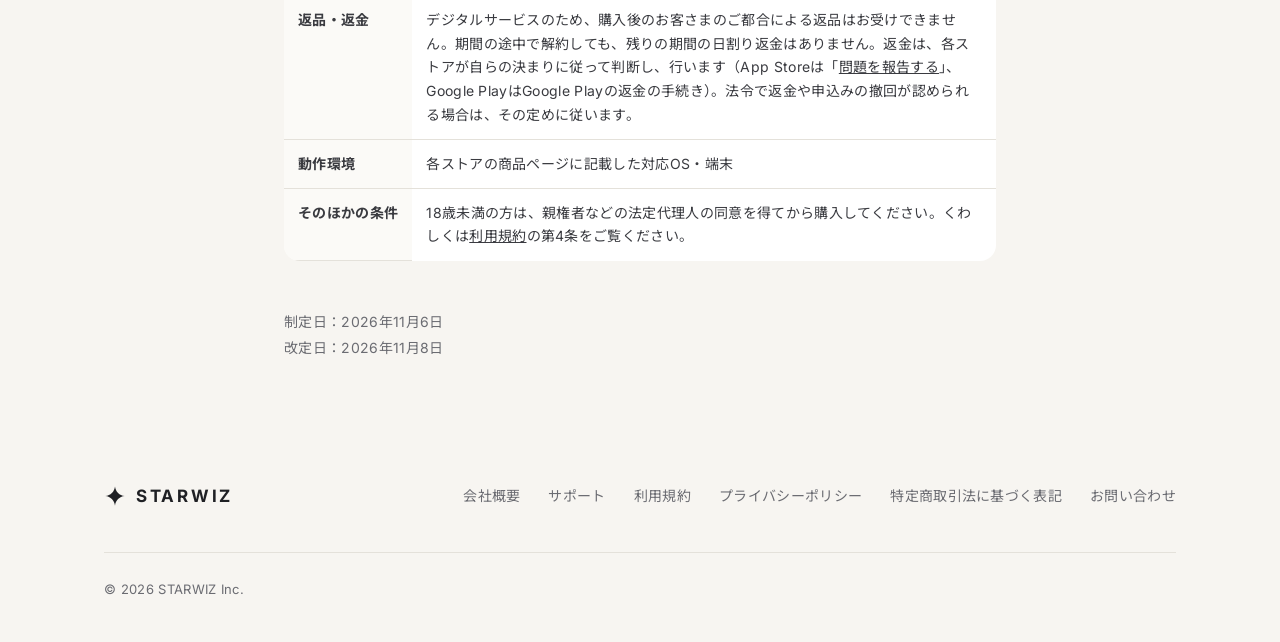
<file: tokushoho.html>
<!doctype html>
<html lang="ja">
<head>
<meta charset="utf-8">
<meta name="viewport" content="width=device-width,initial-scale=1">
<title>特定商取引法に基づく表記 | 株式会社スターウィズ</title>
<meta name="description" content="株式会社スターウィズのアプリ（MunchCal・Sofafit・CozySide）の有料プランに関する、特定商取引法に基づく表記です。">
<meta property="og:title" content="株式会社スターウィズ | STARWIZ Inc.">
<meta property="og:description" content="毎日を、少し楽しくするアプリを。">
<meta property="og:type" content="website">
<meta name="theme-color" content="#F7F5F1">
<link rel="icon" href="img/favicon.svg" type="image/svg+xml">
<link rel="icon" href="img/favicon-48.png" sizes="48x48" type="image/png">
<link rel="apple-touch-icon" href="img/apple-touch-icon.png">
<link rel="preconnect" href="https://fonts.googleapis.com">
<link rel="preconnect" href="https://fonts.gstatic.com" crossorigin>
<link href="https://fonts.googleapis.com/css2?family=Inter:wght@400;500;600;700&family=Noto+Sans+JP:wght@400;500;700&display=swap" rel="stylesheet">
<link rel="stylesheet" href="style.css">
<meta property="og:image" content="https://starwiz.co.jp/img/og.png">
<meta property="og:image:width" content="1200">
<meta property="og:image:height" content="630">
<meta name="twitter:card" content="summary_large_image">
<meta name="twitter:image" content="https://starwiz.co.jp/img/og.png">
</head>
<body>

<header class="site-header">
  <div class="wrap">
    <a class="logo" href="./" aria-label="STARWIZ ホーム"><svg viewBox="0 0 24 24" aria-hidden="true"><path d="M12 1.5c.6 5.6 4.9 9.9 10.5 10.5-5.6.6-9.9 4.9-10.5 10.5C11.4 16.9 7.1 12.6 1.5 12 7.1 11.4 11.4 7.1 12 1.5z" fill="currentColor"/></svg>STARWIZ</a>
    <nav class="nav">
      <a href="./#apps">開発中のアプリ</a>
      <a href="company.html">会社概要</a>
      <a class="btn-s" href="./#contact">お問い合わせ</a>
    </nav>
  </div>
</header>

<main class="page">
<div class="en">Legal Notice</div>
<h1><span style="display:inline-block">特定商取引法に</span><span style="display:inline-block">基づく表記</span></h1>
<p class="lead">当社のアプリ「MunchCal（マンチカル）」「Sofafit（ソファフィット）」「CozySide」の中で購入できる有料プランについての表示です。</p>

<div class="tbl"><table>
<tr><th>販売事業者</th><td>株式会社スターウィズ（STARWIZ INC.）</td></tr>
<tr><th>代表者</th><td>代表取締役　宮下雄輔</td></tr>
<tr><th>所在地</th><td>〒107-0062<br>東京都港区南青山二丁目2番15号</td></tr>
<tr><th>電話番号</th><td>ご請求があれば、遅滞なくメールでお知らせします。下記のメールアドレスへご請求ください。</td></tr>
<tr><th>メールアドレス</th><td><a href="mailto:miyashita@starwiz.co.jp">miyashita@starwiz.co.jp</a></td></tr>
<tr><th>販売価格</th><td>各アプリの購入画面と、App Store・Google Playの商品ページに表示します。<br>主なプランの価格（税込み）：
<ul>
<li>MunchCal：年額プラン 6,000円／月額プラン 1,500円</li>
<li>Sofafit：年額プラン 6,000円／月額プラン 980円</li>
<li>CozySide：年額プラン 3,600円／月額プラン 480円</li>
</ul>
割引（初回割引・以前ご利用の方向けの割引など）がある場合は、価格・期間・対象を購入画面に表示します。価格は変わることがあります。購入時に購入画面とストアに表示される価格が適用されます。</td></tr>
<tr><th>商品代金以外の<br>必要な料金</th><td>アプリのダウンロード・利用にかかる通信料（お客さまのご負担です）</td></tr>
<tr><th>支払方法</th><td>App Store（Apple）またはGoogle Playの決済方法（各ストアに登録したお支払い方法）</td></tr>
<tr><th>支払時期</th><td>購入時に、各ストアから請求されます（無料体験がある場合は、体験の終了時）。その後は、更新のたびに請求されます。</td></tr>
<tr><th>提供時期</th><td>購入手続きの完了後、すぐに使えます。</td></tr>
<tr><th>契約期間と<br>自動更新の条件</th><td>有料プランは、解約しない限り自動で更新される定期購入です。
<ul>
<li>月額プラン：1か月ごとに、上の月額の金額で更新されます。</li>
<li>年額プラン：1年ごとに、上の年額の金額で更新されます。</li>
</ul>
更新を止めるには、期間が終わる24時間前までに解約してください。初回割引の期間が終わった後は、通常の価格で更新されます。</td></tr>
<tr><th>無料体験</th><td>無料体験がある場合は、その日数を購入画面に表示します（例：年額プランで7日間）。体験が終わる24時間前までに解約しない限り、終了時に有料プランが自動で始まり、表示した価格が請求されます。無料体験は、ストアの決まりにより1人1回などに限られます。</td></tr>
<tr><th>申込みの撤回・<br>解約の方法</th><td>各ストアの画面で、いつでも解約できます。<br>iPhone：「設定」→ 自分の名前 →「サブスクリプション」<br>Android：Google Playの「お支払いと定期購入」→「定期購入」<br>解約すると、その時の期間の終わりまで使え、次の期間から請求が止まります。<strong>アプリやアカウントを削除するだけでは解約になりません。</strong></td></tr>
<tr><th>返品・返金</th><td>デジタルサービスのため、購入後のお客さまのご都合による返品はお受けできません。期間の途中で解約しても、残りの期間の日割り返金はありません。返金は、各ストアが自らの決まりに従って判断し、行います（App Storeは「<a href="https://reportaproblem.apple.com">問題を報告する</a>」、Google PlayはGoogle Playの返金の手続き）。法令で返金や申込みの撤回が認められる場合は、その定めに従います。</td></tr>
<tr><th>動作環境</th><td>各ストアの商品ページに記載した対応OS・端末</td></tr>
<tr><th>そのほかの条件</th><td>18歳未満の方は、親権者などの法定代理人の同意を得てから購入してください。くわしくは<a href="terms.html">利用規約</a>の第4条をご覧ください。</td></tr>
</table></div>

<p class="note" style="margin-top:48px">制定日：2026年11月6日<br>改定日：2026年11月8日</p>
</main>

<footer class="site-footer">
  <div class="wrap">
    <div class="foot-min">
      <a class="logo" href="./"><svg viewBox="0 0 24 24" aria-hidden="true"><path d="M12 1.5c.6 5.6 4.9 9.9 10.5 10.5-5.6.6-9.9 4.9-10.5 10.5C11.4 16.9 7.1 12.6 1.5 12 7.1 11.4 11.4 7.1 12 1.5z" fill="currentColor"/></svg>STARWIZ</a>
      <ul>
        <li><a href="company.html">会社概要</a></li>
        <li><a href="support.html">サポート</a></li>
        <li><a href="terms.html">利用規約</a></li>
        <li><a href="privacy.html">プライバシーポリシー</a></li>
        <li><a href="tokushoho.html">特定商取引法に基づく表記</a></li>
        <li><a href="mailto:miyashita@starwiz.co.jp">お問い合わせ</a></li>
      </ul>
    </div>
    <div class="copy"><span>© 2026 STARWIZ Inc.</span></div>
  </div>
</footer>

<script>(function(){var h=document.querySelector(".site-header");function f(){h.classList.toggle("scrolled",scrollY>8)}addEventListener("scroll",f,{passive:true});f()})()</script>
</body>
</html>
</file>
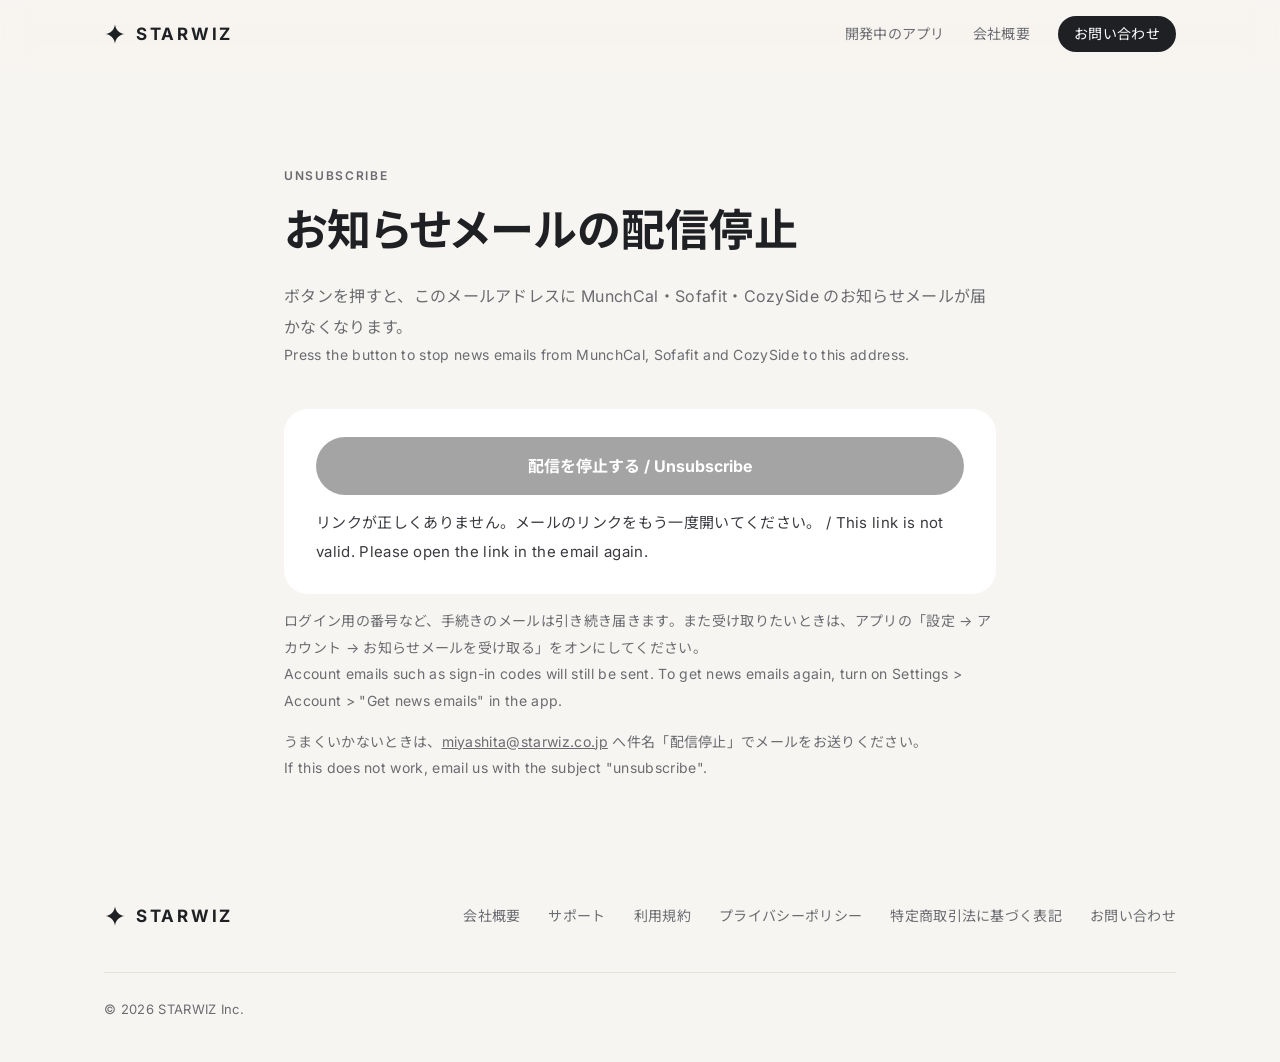
<file: unsubscribe.html>
<!doctype html>
<html lang="ja">
<head>
<meta charset="utf-8">
<meta name="viewport" content="width=device-width,initial-scale=1">
<title>配信停止 | 株式会社スターウィズ</title>
<meta name="robots" content="noindex">
<meta name="description" content="お知らせメールの配信停止 / Unsubscribe from news emails">
<meta property="og:title" content="株式会社スターウィズ | STARWIZ Inc.">
<meta property="og:description" content="毎日を、少し楽しくするアプリを。">
<meta property="og:type" content="website">
<meta name="theme-color" content="#F7F5F1">
<link rel="icon" href="img/favicon.svg" type="image/svg+xml">
<link rel="icon" href="img/favicon-48.png" sizes="48x48" type="image/png">
<link rel="apple-touch-icon" href="img/apple-touch-icon.png">
<link rel="preconnect" href="https://fonts.googleapis.com">
<link rel="preconnect" href="https://fonts.gstatic.com" crossorigin>
<link href="https://fonts.googleapis.com/css2?family=Inter:wght@400;500;600;700&family=Noto+Sans+JP:wght@400;500;700&display=swap" rel="stylesheet">
<link rel="stylesheet" href="style.css">
<meta property="og:image" content="https://starwiz.co.jp/img/og.png">
<meta property="og:image:width" content="1200">
<meta property="og:image:height" content="630">
<meta name="twitter:card" content="summary_large_image">
<meta name="twitter:image" content="https://starwiz.co.jp/img/og.png">
</head>
<body>

<header class="site-header">
  <div class="wrap">
    <a class="logo" href="./" aria-label="STARWIZ ホーム"><svg viewBox="0 0 24 24" aria-hidden="true"><path d="M12 1.5c.6 5.6 4.9 9.9 10.5 10.5-5.6.6-9.9 4.9-10.5 10.5C11.4 16.9 7.1 12.6 1.5 12 7.1 11.4 11.4 7.1 12 1.5z" fill="currentColor"/></svg>STARWIZ</a>
    <nav class="nav">
      <a href="./#apps">開発中のアプリ</a>
      <a href="company.html">会社概要</a>
      <a class="btn-s" href="./#contact">お問い合わせ</a>
    </nav>
  </div>
</header>

<main class="page">
<div class="en">Unsubscribe</div>
<h1>お知らせメールの<span style="white-space:nowrap">配信停止</span></h1>
<p class="lead">ボタンを押すと、このメールアドレスに MunchCal・Sofafit・CozySide のお知らせメールが届かなくなります。<span class="enl">Press the button to stop news emails from MunchCal, Sofafit and CozySide to this address.</span></p>
<div class="box" id="ub">
<button id="go" style="font:inherit;font-size:16px;font-weight:700;padding:14px 28px;border:0;border-radius:999px;background:#1d1d1f;color:#fff;cursor:pointer;width:100%">配信を停止する / Unsubscribe</button>
<p id="msg" role="status" style="margin:14px 0 0;font-size:15px"></p>
</div>
<p style="font-size:14px;color:var(--sub)">ログイン用の番号など、手続きのメールは引き続き届きます。また受け取りたいときは、アプリの「設定 → アカウント → お知らせメールを受け取る」をオンにしてください。<span class="enl">Account emails such as sign-in codes will still be sent. To get news emails again, turn on Settings &gt; Account &gt; "Get news emails" in the app.</span></p>
<p style="font-size:14px;color:var(--sub)">うまくいかないときは、<a href="mailto:miyashita@starwiz.co.jp?subject=unsubscribe">miyashita@starwiz.co.jp</a> へ件名「配信停止」でメールをお送りください。<span class="enl">If this does not work, email us with the subject "unsubscribe".</span></p>
</main>
<script>(function(){
var t=new URLSearchParams(location.search).get("t")||"",b=document.getElementById("go"),m=document.getElementById("msg");
if(!/^[a-f0-9]{48}$/.test(t)){b.disabled=true;b.style.opacity=.4;m.textContent="リンクが正しくありません。メールのリンクをもう一度開いてください。 / This link is not valid. Please open the link in the email again.";return}
b.onclick=function(){b.disabled=true;m.textContent="…";
fetch("https://dyfrhyywdousgirlpksj.supabase.co/functions/v1/unsubscribe",{method:"POST",headers:{"content-type":"application/json"},body:JSON.stringify({t:t})})
.then(function(r){return r.json()}).then(function(j){
if(j.ok){b.style.display="none";m.textContent="配信を停止しました。 / You have been unsubscribed."}
else{b.disabled=false;m.textContent=j.reason==="notFound"?"このリンクは使えません。お手数ですがメールでご連絡ください。 / This link is no longer valid. Please email us.":"停止できませんでした。しばらくしてから、もう一度お試しください。 / Something went wrong. Please try again later."}
}).catch(function(){b.disabled=false;m.textContent="通信できませんでした。もう一度お試しください。 / Network error. Please try again."})}
})()</script>
</main>

<footer class="site-footer">
  <div class="wrap">
    <div class="foot-min">
      <a class="logo" href="./"><svg viewBox="0 0 24 24" aria-hidden="true"><path d="M12 1.5c.6 5.6 4.9 9.9 10.5 10.5-5.6.6-9.9 4.9-10.5 10.5C11.4 16.9 7.1 12.6 1.5 12 7.1 11.4 11.4 7.1 12 1.5z" fill="currentColor"/></svg>STARWIZ</a>
      <ul>
        <li><a href="company.html">会社概要</a></li>
        <li><a href="support.html">サポート</a></li>
        <li><a href="terms.html">利用規約</a></li>
        <li><a href="privacy.html">プライバシーポリシー</a></li>
        <li><a href="tokushoho.html">特定商取引法に基づく表記</a></li>
        <li><a href="mailto:miyashita@starwiz.co.jp">お問い合わせ</a></li>
      </ul>
    </div>
    <div class="copy"><span>© 2026 STARWIZ Inc.</span></div>
  </div>
</footer>

<script>(function(){var h=document.querySelector(".site-header");function f(){h.classList.toggle("scrolled",scrollY>8)}addEventListener("scroll",f,{passive:true});f()})()</script>
</body>
</html>
</file>
<file: style.css>
/* 株式会社スターウィズ サイト共通の見た目（2026-10-08 作り直し）
   参考：Gentler Stories（アプリごとの帯）・10X/Kyash（日本語の大見出し）・Things/Iconfactory（温かい白と少ない色）・HERP（並び順） */
:root{
  --bg:#F7F5F1;          /* 温かみのある白 */
  --paper:#FFFFFF;
  --ink:#1F2024;         /* 本文の濃い灰色（真っ黒は使わない） */
  --sub:#6B6C72;
  --line:#E4E1DA;
  --brand:#1F2024;
  --meal:#C8472B; --meal-bg:#FBEDE6;
  --fit:#2F6FDB;  --fit-bg:#E8EFFB;
  --pet:#C98E53;  --pet-bg:#FBF1E4;
  --radius:24px;
  --wrap:1120px;
  color-scheme:light;
}
*{box-sizing:border-box}
html{scroll-behavior:smooth;-webkit-text-size-adjust:100%}
body{margin:0;background:var(--bg);color:var(--ink);
  font-family:"Inter","Noto Sans JP",-apple-system,BlinkMacSystemFont,"Hiragino Sans",sans-serif;
  font-size:16px;line-height:1.9;letter-spacing:.02em;-webkit-font-smoothing:antialiased}
img,svg{display:block;max-width:100%}
a{color:inherit}
.wrap{max-width:var(--wrap);margin:0 auto;padding:0 24px}
.en{font-family:"Inter",sans-serif;letter-spacing:.14em;text-transform:uppercase;font-size:12px;font-weight:600;color:var(--sub)}
.palt{font-feature-settings:"palt"}

/* ヘッダー */
.site-header{position:sticky;top:0;z-index:20;background:rgba(247,245,241,.82);backdrop-filter:saturate(1.4) blur(14px);-webkit-backdrop-filter:saturate(1.4) blur(14px);border-bottom:1px solid transparent;transition:border-color .2s}
.site-header.scrolled{border-bottom-color:var(--line)}
.site-header .wrap{display:flex;align-items:center;justify-content:space-between;height:68px}
.logo{display:flex;align-items:center;gap:10px;text-decoration:none;font-family:"Inter",sans-serif;font-weight:700;font-size:17px;letter-spacing:.16em}
.logo svg{width:22px;height:22px}
.nav{display:flex;align-items:center;gap:28px;font-size:14px;line-height:1.4}
.nav a{text-decoration:none;color:var(--sub);transition:color .15s}
.nav a:hover{color:var(--ink)}
.nav .btn-s{color:var(--paper);background:var(--ink);padding:8px 16px;border-radius:999px}
.nav .btn-s:hover{color:var(--paper);opacity:.85}

/* 最初の画面 */
.hero{padding:120px 0 96px}
.hero h1{margin:20px 0 0;font-size:clamp(36px,6.4vw,80px);line-height:1.38;font-weight:700;letter-spacing:.02em;font-feature-settings:"palt"}
.hero h1 .soft{color:#A9A6A0}
.hero p{max-width:560px;margin:32px 0 0;color:var(--sub);font-size:17px}
.hero-apps{display:flex;gap:14px;margin-top:56px;align-items:center}
.hero-apps a{width:64px;height:64px;border-radius:16px;overflow:hidden;box-shadow:0 1px 2px rgba(0,0,0,.06),0 8px 24px rgba(0,0,0,.08);transition:transform .2s}
.hero-apps a:hover{transform:translateY(-3px)}
.hero-apps .note{margin-left:8px;font-size:13px;color:var(--sub);line-height:1.6}

/* 見出しのかたまり */
.sec{padding:120px 0}
.sec-head{margin-bottom:56px}
.sec-head h2{margin:12px 0 0;font-size:clamp(28px,3.6vw,44px);line-height:1.45;font-weight:700;font-feature-settings:"palt"}
.sec-head p{margin:16px 0 0;color:var(--sub);max-width:600px}

/* アプリの帯 */
.apps{display:grid;gap:24px}
.app{border-radius:32px;overflow:hidden;display:grid;grid-template-columns:1.05fr .95fr;align-items:center;gap:24px;padding:64px 72px 0}
.app.meal{background:var(--meal-bg)} .app.fit{background:var(--fit-bg)} .app.pet{background:var(--pet-bg)}
.app.rev .app-text{order:2}
.app-text{padding-bottom:64px}
.app-id{display:flex;align-items:center;gap:14px}
.app-icon{width:56px;height:56px;border-radius:14px;overflow:hidden;flex:none;box-shadow:0 4px 14px rgba(0,0,0,.10)}
.app-name{font-family:"Inter",sans-serif;font-weight:700;font-size:20px;letter-spacing:.01em;line-height:1.3}
.app-cat{font-size:13px;color:var(--sub);line-height:1.4}
.app h3{margin:28px 0 0;font-size:clamp(26px,3vw,38px);line-height:1.5;font-weight:700;font-feature-settings:"palt"}
.app .desc{margin:16px 0 0;color:#4A4B50;max-width:440px}
.points{list-style:none;margin:28px 0 0;padding:0;display:grid;gap:10px}
.points li{display:flex;gap:12px;align-items:baseline;font-size:15px}
.points li::before{content:"";flex:none;width:7px;height:7px;border-radius:50%;background:var(--c);transform:translateY(-2px)}
.meal{--c:var(--meal)} .fit{--c:var(--fit)} .pet{--c:var(--pet)}
.badge{display:inline-flex;align-items:center;gap:8px;margin-top:32px;font-size:13px;font-weight:500;padding:8px 16px;border-radius:999px;background:var(--paper);color:var(--ink);box-shadow:0 1px 2px rgba(0,0,0,.05)}
.badge i{width:8px;height:8px;border-radius:50%;background:var(--c);font-style:normal}
.app-visual{align-self:end;display:flex;justify-content:center}

/* iPhoneの枠（画面の中身はHTMLで描く） */
.phone{width:300px;height:560px;background:#16171A;border-radius:50px 50px 0 0;padding:12px 12px 0;box-shadow:0 30px 60px -20px rgba(30,25,20,.35)}
.screen{position:relative;height:100%;background:var(--paper);border-radius:39px 39px 0 0;overflow:hidden;padding:52px 20px 0;font-size:13px;line-height:1.5}
.screen::before{content:"";position:absolute;top:12px;left:50%;width:92px;height:27px;margin-left:-46px;border-radius:20px;background:#16171A}
.s-top{display:flex;justify-content:space-between;align-items:center;font-weight:700;font-size:15px}
.s-sub{color:var(--sub);font-size:11px;font-weight:500}
.card{background:#F6F4F0;border-radius:18px;padding:14px}

/* MealNavi の画面 */
.ring-row{display:flex;gap:16px;align-items:center;margin-top:16px}
.ring{width:96px;height:96px;flex:none}
.kcal{font-family:"Inter",sans-serif;font-weight:700;font-size:22px;line-height:1.1;white-space:nowrap}
.kcal small{font-size:11px}
.kcal small{font-size:12px;color:var(--sub);font-weight:500}
.pfc{display:grid;grid-template-columns:repeat(3,1fr);gap:8px;margin-top:12px}
.pfc div{background:#F6F4F0;border-radius:12px;padding:8px 10px;font-size:10px;color:var(--sub)}
.pfc b{display:block;font-family:"Inter",sans-serif;font-size:14px;color:var(--ink)}
.bar{height:4px;border-radius:2px;background:#E7E3DC;margin-top:6px;overflow:hidden}
.bar span{display:block;height:100%;border-radius:2px}
.meal-item{display:flex;gap:12px;align-items:center;margin-top:12px;background:#F6F4F0;border-radius:16px;padding:10px}
.meal-item .ph{width:52px;height:52px;border-radius:12px;flex:none;overflow:hidden}
.meal-item b{display:block;font-size:13px}
.meal-item span{font-size:11px;color:var(--sub)}
.shutter{position:absolute;left:50%;bottom:22px;width:58px;height:58px;margin-left:-29px;border-radius:50%;background:var(--meal);box-shadow:0 0 0 5px #fff,0 0 0 6px #E7E3DC;display:grid;place-items:center}

/* Sofafit の画面 */
.fit-screen{background:linear-gradient(180deg,#F1F5FD 0%,#FFFFFF 70%);text-align:center}
.fit-screen .peng{width:190px;margin:4px auto 0}
.count{font-family:"Inter",sans-serif;font-weight:700;font-size:64px;line-height:1;color:var(--fit);margin-top:-4px}
.count small{font-size:20px;color:#9DB4E0}
.move{font-weight:700;font-size:16px;margin-top:6px}
.prog{display:flex;gap:5px;justify-content:center;margin-top:14px}
.prog i{width:30px;height:5px;border-radius:3px;background:#D7E2F7}
.prog i.on{background:var(--fit)}
.streak{display:inline-flex;align-items:center;gap:6px;margin-top:18px;background:#FFF5E6;color:#B5650D;font-weight:700;font-size:12px;padding:6px 12px;border-radius:999px}
.voice{margin:16px auto 0;width:max-content;max-width:100%;background:var(--paper);border:1px solid #DCE5F6;border-radius:16px;padding:8px 14px;font-size:12px}

/* 育成アプリの画面 */
.pet-screen{background:linear-gradient(180deg,#FDF6EC 0%,#FFFFFF 62%)}
.pet-stage{position:relative;height:200px;display:grid;place-items:center;margin-top:4px}
.pet-stage .disc{position:absolute;width:176px;height:176px;border-radius:50%;background:#FCEEDC}
.pet-stage img{position:relative;width:170px}
.bubble{position:absolute;top:2px;right:0;background:var(--paper);border-radius:14px 14px 14px 4px;padding:6px 10px;font-size:11px;font-weight:500;box-shadow:0 4px 12px rgba(0,0,0,.08)}
.goals{display:grid;gap:8px;margin-top:12px}
.goal{display:flex;align-items:center;gap:10px;background:#F8F4EE;border-radius:14px;padding:9px 12px;font-size:12px;font-weight:500}
.goal .ck{width:20px;height:20px;border-radius:50%;border:2px solid #E2D5C4;flex:none}
.goal.done .ck{background:#7FBD6C;border-color:#7FBD6C;background-image:url("data:image/svg+xml,%3Csvg xmlns='http://www.w3.org/2000/svg' viewBox='0 0 20 20'%3E%3Cpath d='M5.5 10.5l3 3 6-7' fill='none' stroke='white' stroke-width='2.4' stroke-linecap='round' stroke-linejoin='round'/%3E%3C/svg%3E")}
.goal.done{color:var(--sub)}
.goal em{margin-left:auto;font-style:normal;font-size:11px;color:#C98E53;font-weight:700}

/* 取り組んでいること */
.fields{display:grid;grid-template-columns:repeat(3,1fr);gap:24px}
.field{border-radius:32px;padding:44px 36px 40px;display:flex;flex-direction:column}
.field.meal{background:var(--meal-bg)} .field.fit{background:var(--fit-bg)} .field.pet{background:var(--pet-bg)}
.f-icon{width:64px;height:64px;border-radius:20px;background:var(--paper);display:grid;place-items:center;margin-bottom:36px;box-shadow:0 1px 2px rgba(0,0,0,.04)}
.f-icon svg{width:34px;height:34px;fill:none;stroke:var(--c);stroke-width:2.2;stroke-linecap:round;stroke-linejoin:round}
.field h3{margin:6px 0 0;font-size:30px;line-height:1.4;font-feature-settings:"palt"}
.field p{margin:14px 0 0;color:#4A4B50;font-size:15px;flex:1}
.field .badge{align-self:flex-start;margin-top:28px}
.fields-note{margin:28px 0 0;color:var(--sub);font-size:14px}
.hero-link{display:inline-flex;align-items:center;gap:8px;margin-top:48px;font-size:15px;font-weight:500;text-decoration:none;border-bottom:1px solid var(--ink);padding-bottom:4px}
.hero-link svg{transition:transform .2s}
.hero-link:hover svg{transform:translateY(3px)}

/* 大事にしていること */
.values{display:grid;grid-template-columns:repeat(3,1fr);gap:24px}
.value{background:var(--paper);border-radius:var(--radius);padding:36px 32px}
.value .num{font-family:"Inter",sans-serif;font-weight:600;font-size:13px;color:var(--sub);letter-spacing:.1em}
.value h3{margin:20px 0 0;font-size:21px;line-height:1.6;font-feature-settings:"palt"}
.value p{margin:12px 0 0;color:var(--sub);font-size:15px}

/* お知らせ */
.news{list-style:none;margin:0;padding:0;border-top:1px solid var(--line)}
.news li{display:grid;grid-template-columns:140px 1fr;gap:24px;padding:24px 0;border-bottom:1px solid var(--line)}
.news time{font-family:"Inter",sans-serif;font-size:14px;color:var(--sub);font-weight:500}

/* 会社概要 */
.two{display:grid;grid-template-columns:320px 1fr;gap:48px}
.two .sec-head{margin:0}
.info{margin:0;border-top:1px solid var(--line)}
.info div{display:grid;grid-template-columns:160px 1fr;gap:24px;padding:22px 0;border-bottom:1px solid var(--line)}
.info dt{color:var(--sub);font-size:14px}
.info dd{margin:0}
.info .en-name{display:block;color:var(--sub);font-size:13px;font-family:"Inter",sans-serif}

/* お問い合わせ */
.contact{background:var(--ink);color:#fff;border-radius:32px;padding:80px 72px;display:flex;justify-content:space-between;align-items:flex-end;gap:32px;flex-wrap:wrap}
.contact .en{color:#A7A8AE}
.contact h2{margin:12px 0 0;font-size:clamp(28px,3.6vw,44px);line-height:1.45;font-feature-settings:"palt"}
.contact p{margin:12px 0 0;color:#C9CACF}
.mail{display:inline-flex;align-items:center;gap:12px;background:#fff;color:var(--ink);text-decoration:none;font-family:"Inter",sans-serif;font-weight:600;font-size:17px;padding:18px 28px;border-radius:999px;transition:transform .2s}
.mail:hover{transform:translateY(-2px)}

/* フッター */
.site-footer{padding:64px 0 40px;font-size:14px}
.foot{display:grid;grid-template-columns:1.4fr 1fr 1fr 1fr;gap:32px}
.foot h4{margin:0 0 14px;font-family:"Inter",sans-serif;font-size:12px;letter-spacing:.14em;text-transform:uppercase;color:var(--sub);font-weight:600}
.foot ul{list-style:none;margin:0;padding:0;display:grid;gap:8px}
.foot a{text-decoration:none;color:var(--ink)}
.foot a:hover{text-decoration:underline}
.foot .addr{color:var(--sub);font-size:13px;margin-top:14px;line-height:1.8}
.copy{margin-top:72px;padding-top:24px;border-top:1px solid var(--line);display:flex;justify-content:space-between;color:var(--sub);font-size:13px;font-family:"Inter",sans-serif}

.foot-min{display:flex;justify-content:space-between;align-items:center;gap:24px;flex-wrap:wrap}
.foot-min ul{list-style:none;margin:0;padding:0;display:flex;gap:28px;flex-wrap:wrap}
.foot-min a{text-decoration:none;color:var(--sub)}
.foot-min a:hover{color:var(--ink)}
.foot-min .logo{color:var(--ink)}
.site-footer .copy{margin-top:40px}
.page .info{margin-top:48px}

/* 下層ページ（サポート・プライバシー・会社概要） */
.page{max-width:760px;margin:0 auto;padding:96px 24px 40px}
.page h1{margin:12px 0 0;font-size:clamp(30px,4vw,44px);line-height:1.4;font-feature-settings:"palt"}
.page .lead{margin:20px 0 0;color:var(--sub)}
.page h2{margin:56px 0 0;font-size:20px;line-height:1.6}
.page h3{margin:32px 0 0;font-size:17px}
.page p,.page li{color:#3A3B40}
.page .box{background:var(--paper);border-radius:var(--radius);padding:28px 32px;margin-top:40px}
.page .box a{font-family:"Inter",sans-serif;font-weight:600}
.page .enl{display:block;color:var(--sub);font-size:14px}
/* プライバシーポリシーの表・言語の切りかえ（2026-10-18） */
.page .tbl{overflow-x:auto;margin-top:16px;-webkit-overflow-scrolling:touch}
.page table{width:100%;border-collapse:collapse;font-size:14px;line-height:1.7;background:var(--paper);border-radius:16px;overflow:hidden}
.page th,.page td{text-align:left;vertical-align:top;padding:12px 14px;border-bottom:1px solid var(--line);color:#3A3B40}
.page th{font-weight:700;background:#FBFAF7;white-space:nowrap}
.page tr:last-child td{border-bottom:0}
.page .langs{display:flex;gap:10px;margin-top:24px;font-size:14px}
.page .langs a{text-decoration:none;padding:6px 14px;border-radius:999px;background:var(--paper);color:var(--ink);box-shadow:0 1px 2px rgba(0,0,0,.05)}
.page .note{font-size:14px;color:var(--sub)}
.page hr{border:0;border-top:1px solid var(--line);margin:80px 0 0}
.faq{margin-top:16px;border-top:1px solid var(--line)}
.faq details{border-bottom:1px solid var(--line);padding:4px 0}
.faq summary{cursor:pointer;list-style:none;display:flex;justify-content:space-between;align-items:center;padding:18px 0;font-weight:700}
.faq summary::-webkit-details-marker{display:none}
.faq summary::after{content:"+";font-family:"Inter",sans-serif;font-weight:400;font-size:22px;color:var(--sub);transition:transform .2s}
.faq details[open] summary::after{transform:rotate(45deg)}
.faq details p{margin:0 0 20px}

/* 表示の動き（JSが動かないときは最初から見える） */
.js .rise{opacity:0;transform:translateY(24px);transition:opacity .8s ease,transform .8s cubic-bezier(.2,.7,.2,1)}
.js .rise.in{opacity:1;transform:none}
@media (prefers-reduced-motion:reduce){.js .rise{opacity:1;transform:none;transition:none}html{scroll-behavior:auto}}

/* スマホ・タブレット */
@media (max-width:960px){
  .app{grid-template-columns:1fr;padding:48px 32px 0}
  .app.rev .app-text{order:0}
  .app-text{padding-bottom:8px}
  .values,.fields{grid-template-columns:1fr}
  .two{grid-template-columns:1fr;gap:32px}
  .foot{grid-template-columns:1fr 1fr}
}
@media (max-width:640px){
  .wrap{padding:0 16px}
  .nav a:not(.btn-s){display:none}
  .hero{padding:72px 0 64px}
  .hero p{font-size:16px}
  .hero-apps a{width:52px;height:52px;border-radius:13px}
  .hero-apps .note{display:none}
  .sec{padding:80px 0}
  .sec-head{margin-bottom:36px}
  .app{border-radius:24px;padding:36px 20px 0}
  .phone{width:260px;height:480px;border-radius:44px 44px 0 0}
  .screen{border-radius:33px 33px 0 0;padding:48px 16px 0;letter-spacing:0}
  .ring{width:80px;height:80px}
  .ring-row{gap:12px}
  .kcal{font-size:20px}
  .kcal small{display:block;margin-top:2px}
  .pfc div{padding:8px;font-size:9px;white-space:nowrap}
  .fit-screen .peng{width:160px}
  .pet-stage{height:180px}
  .pet-stage .disc{width:156px;height:156px}
  .pet-stage img{width:150px}
  .goal{font-size:11px;white-space:nowrap}
  .value{padding:28px 24px}
  .field{border-radius:24px;padding:32px 24px}
  .f-icon{margin-bottom:24px}
  .news li{grid-template-columns:1fr;gap:4px;padding:20px 0}
  .info div{grid-template-columns:1fr;gap:4px;padding:18px 0}
  .contact{border-radius:24px;padding:48px 24px}
  .mail{font-size:15px;padding:16px 22px}
  .foot-min{flex-direction:column;align-items:flex-start}
  .foot-min ul{gap:12px 20px}
  .foot .brand-col{grid-column:1/-1}
  .copy{flex-direction:column;gap:4px}
  .page{padding:64px 16px 24px}
  .page .box{padding:24px 20px}
}
</file>
